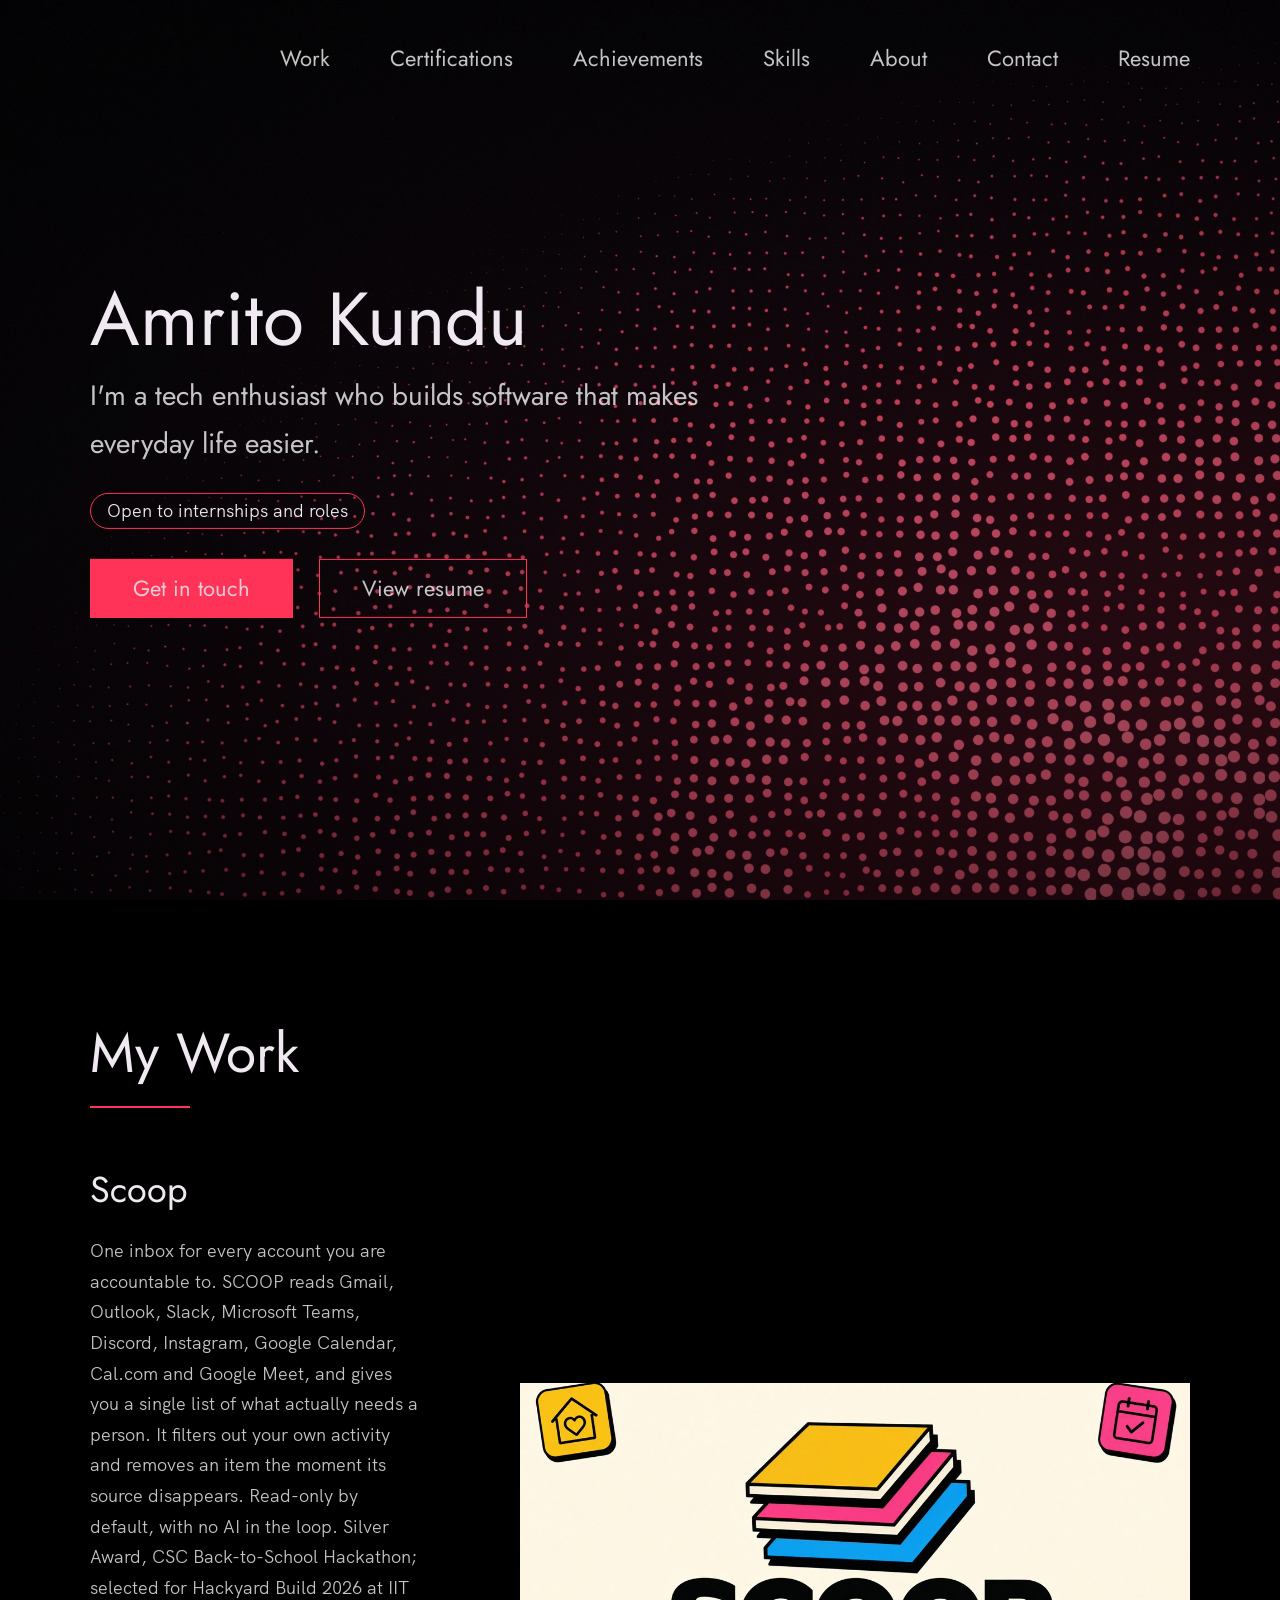
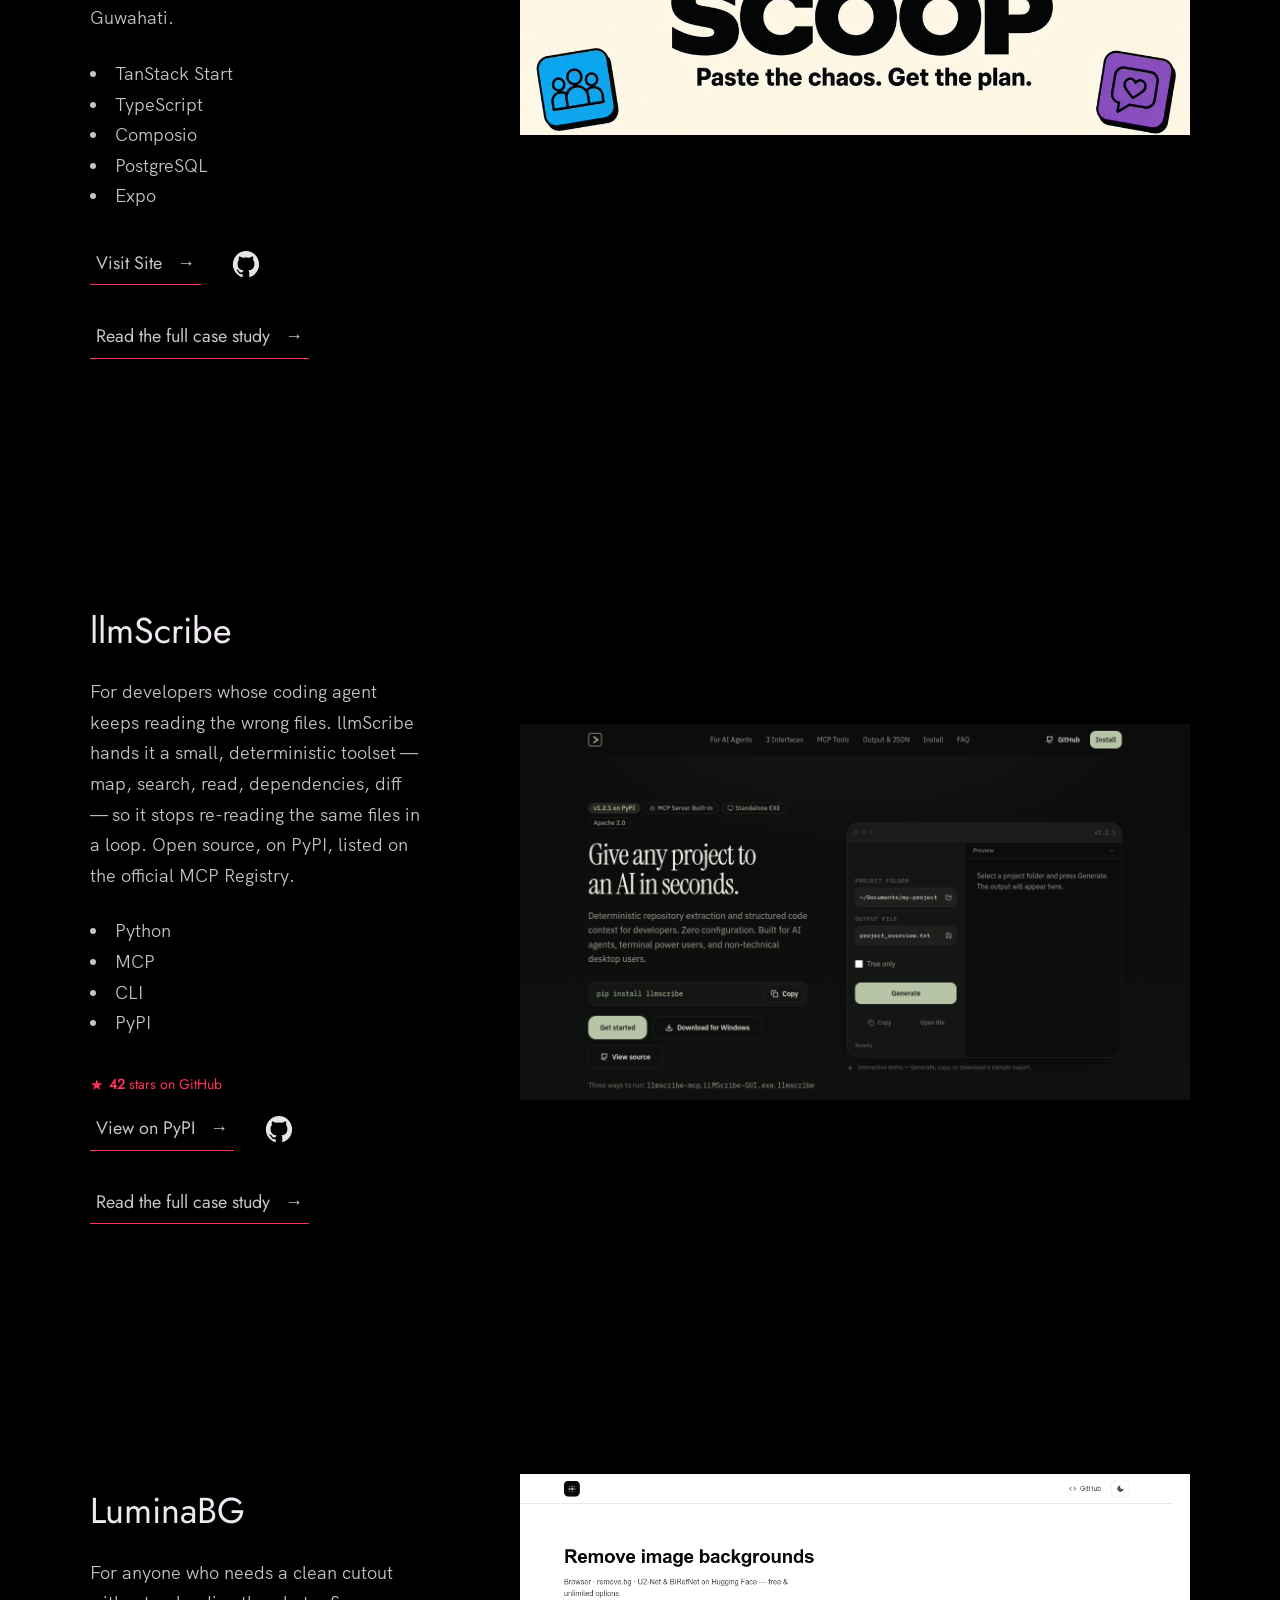
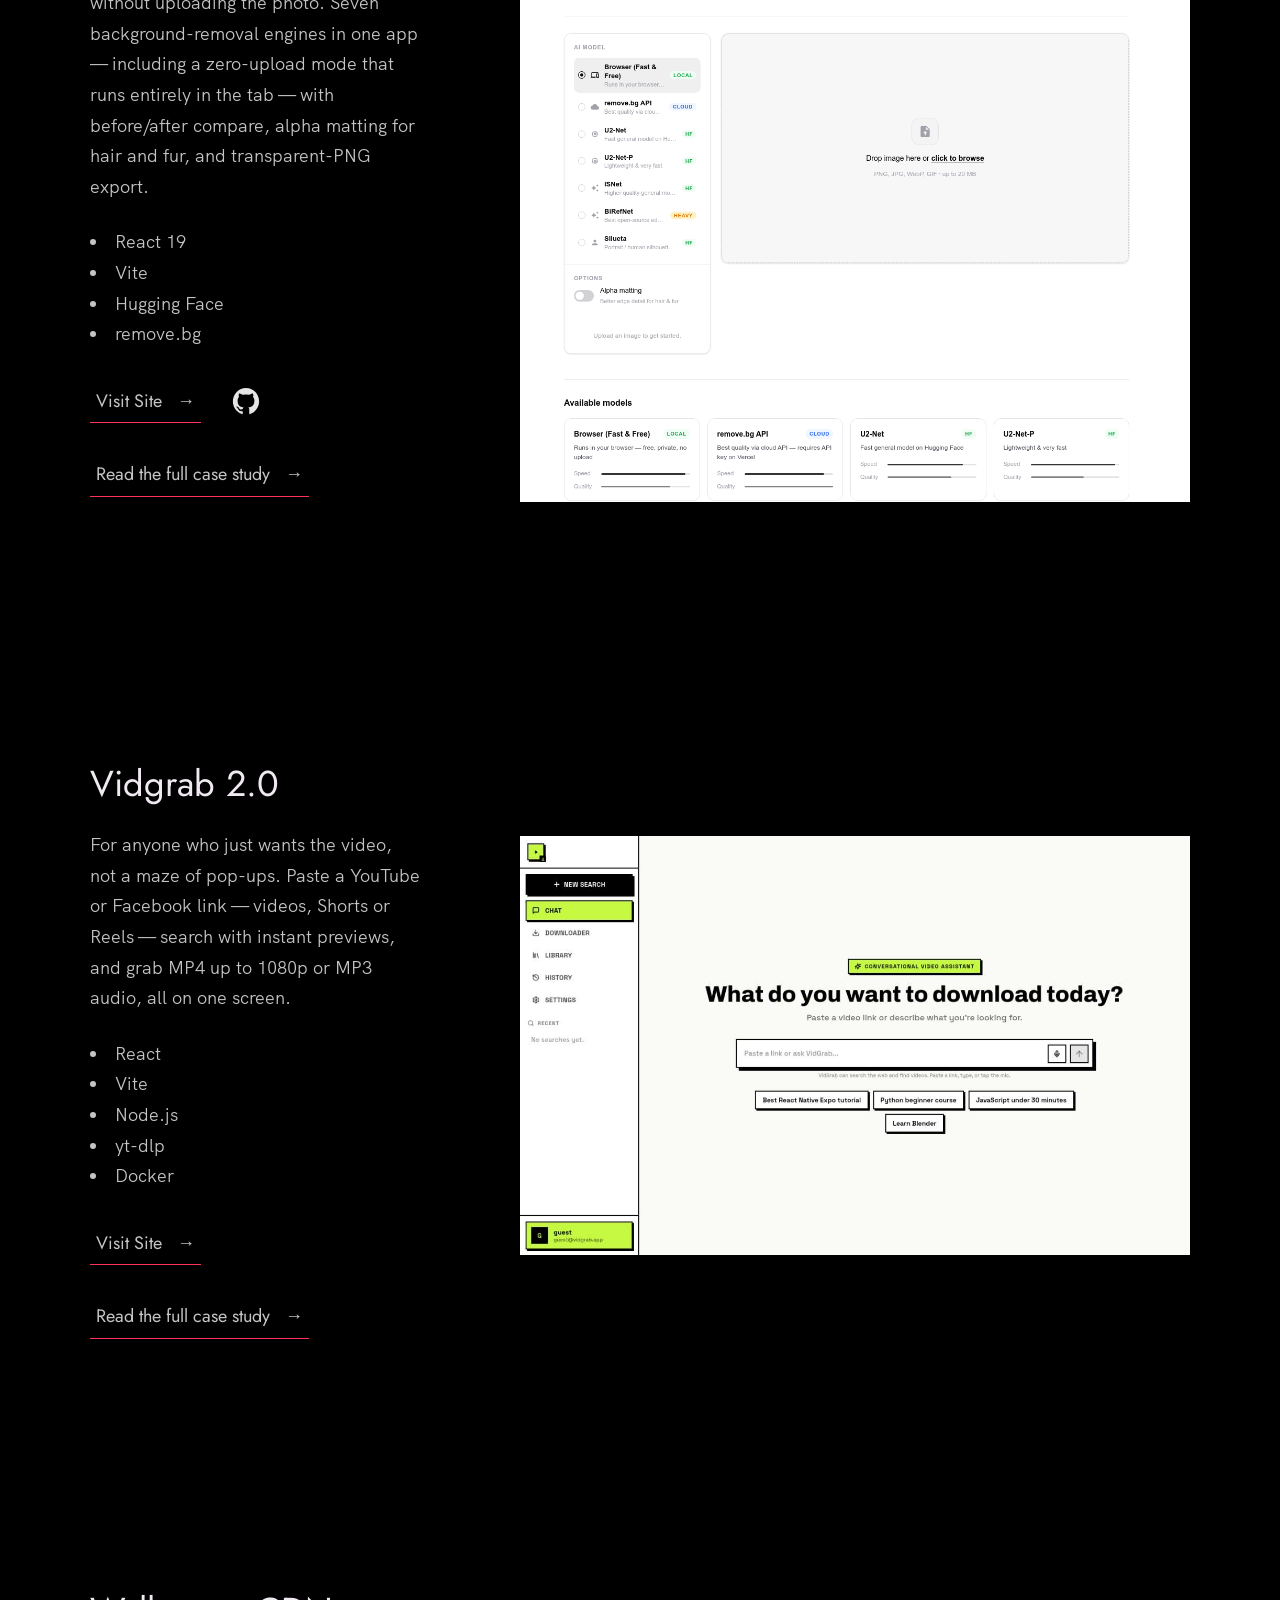
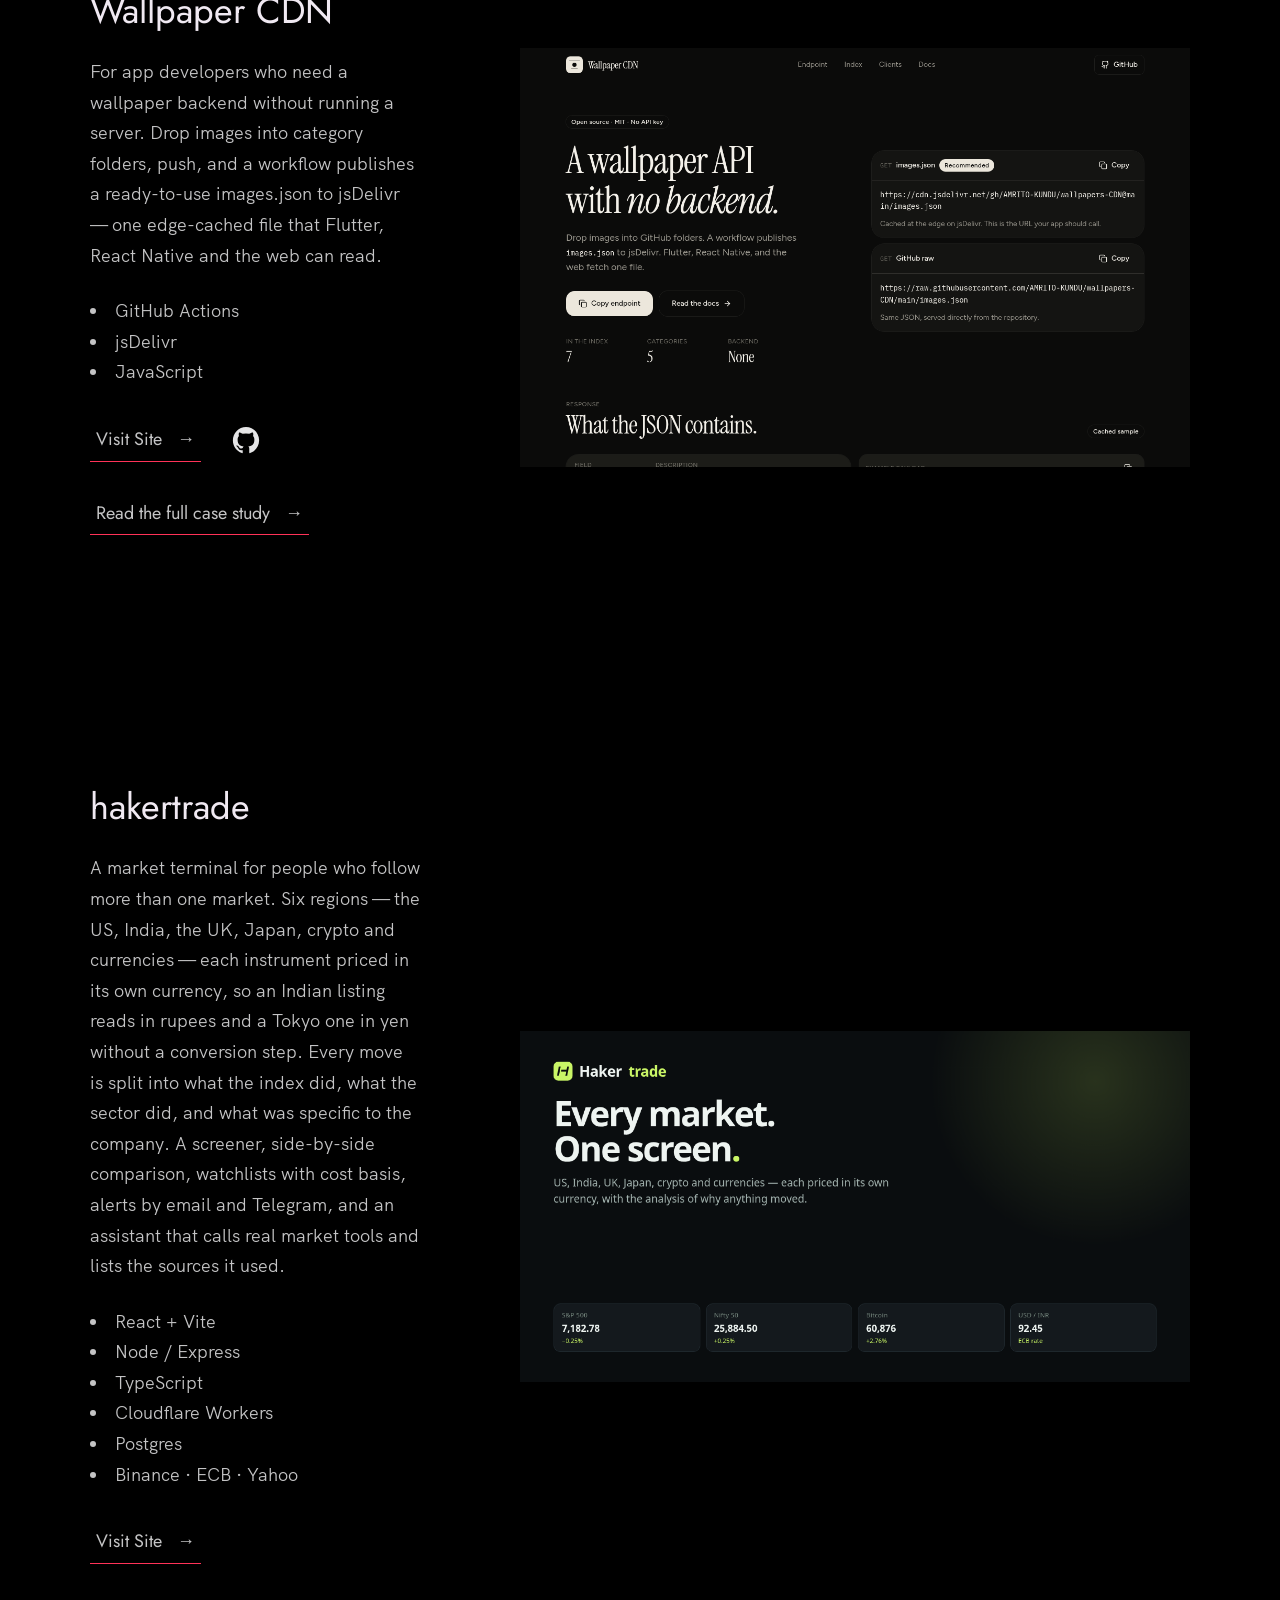
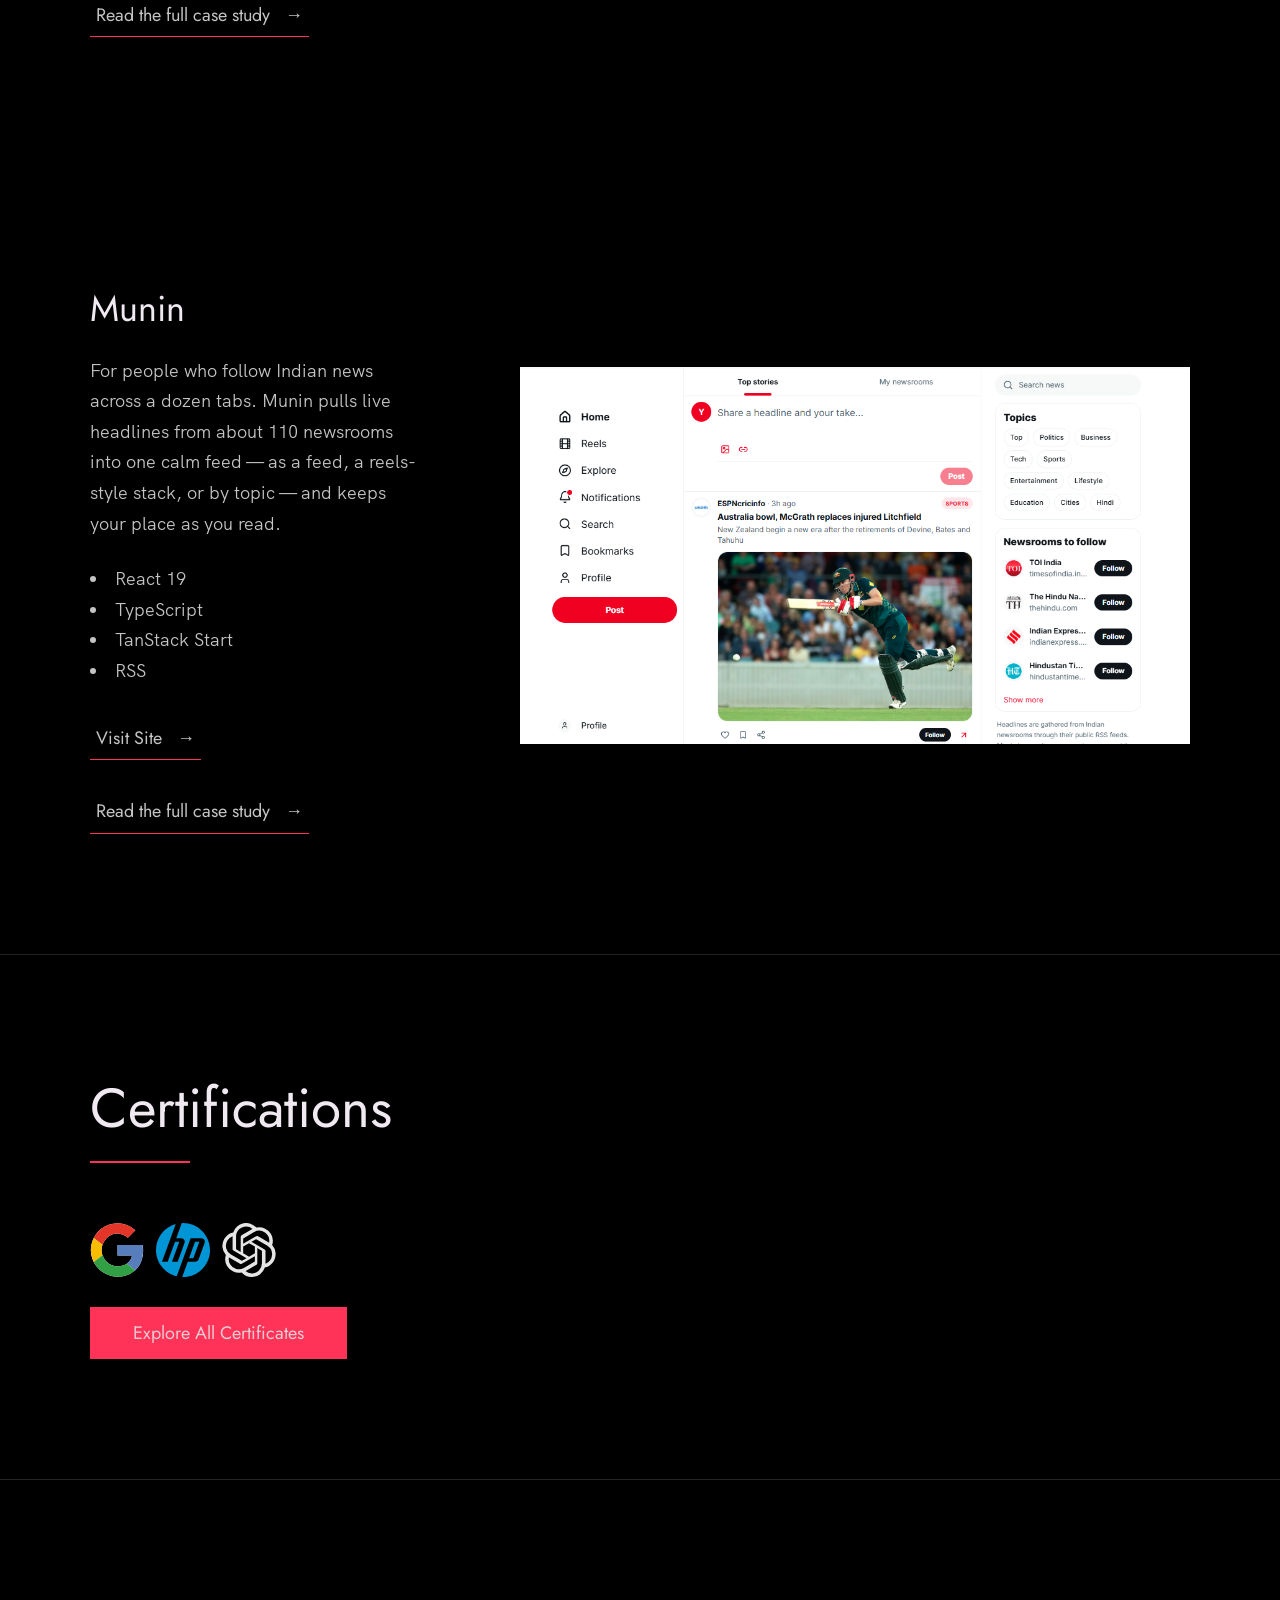
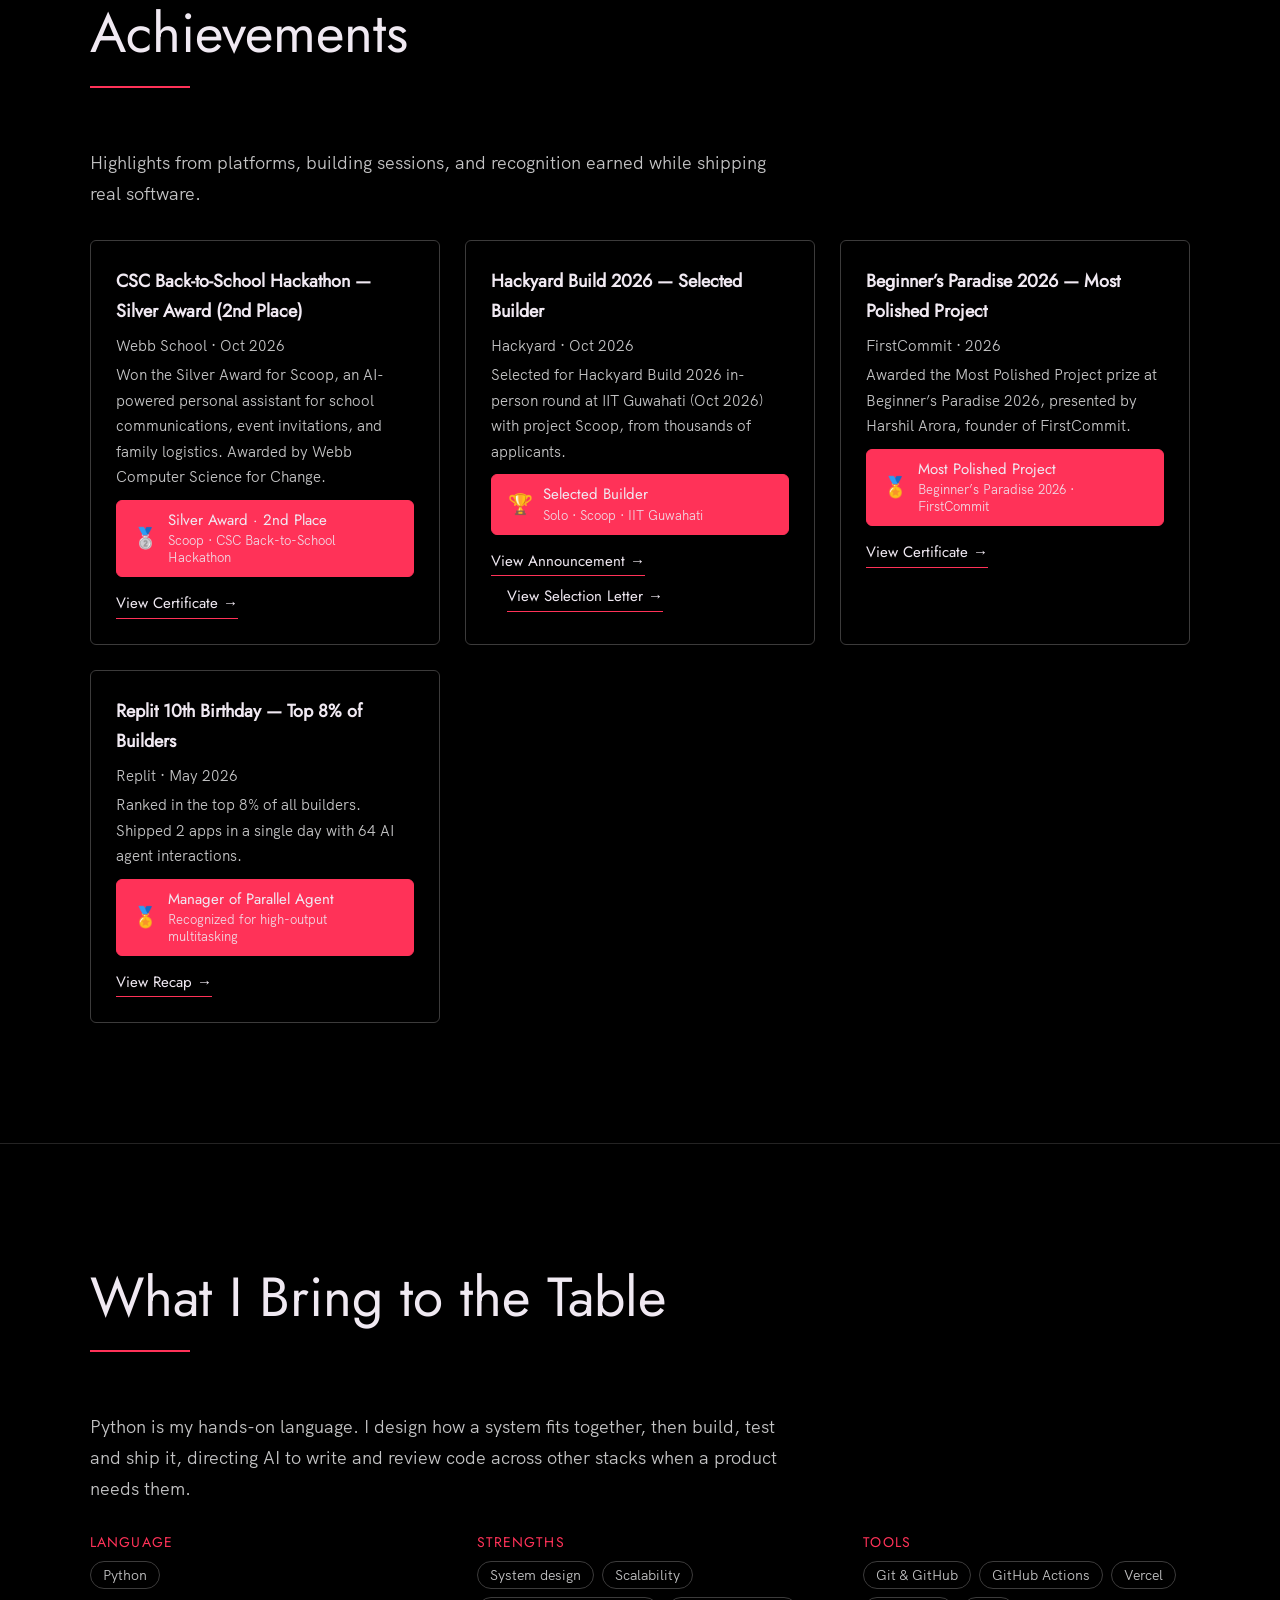
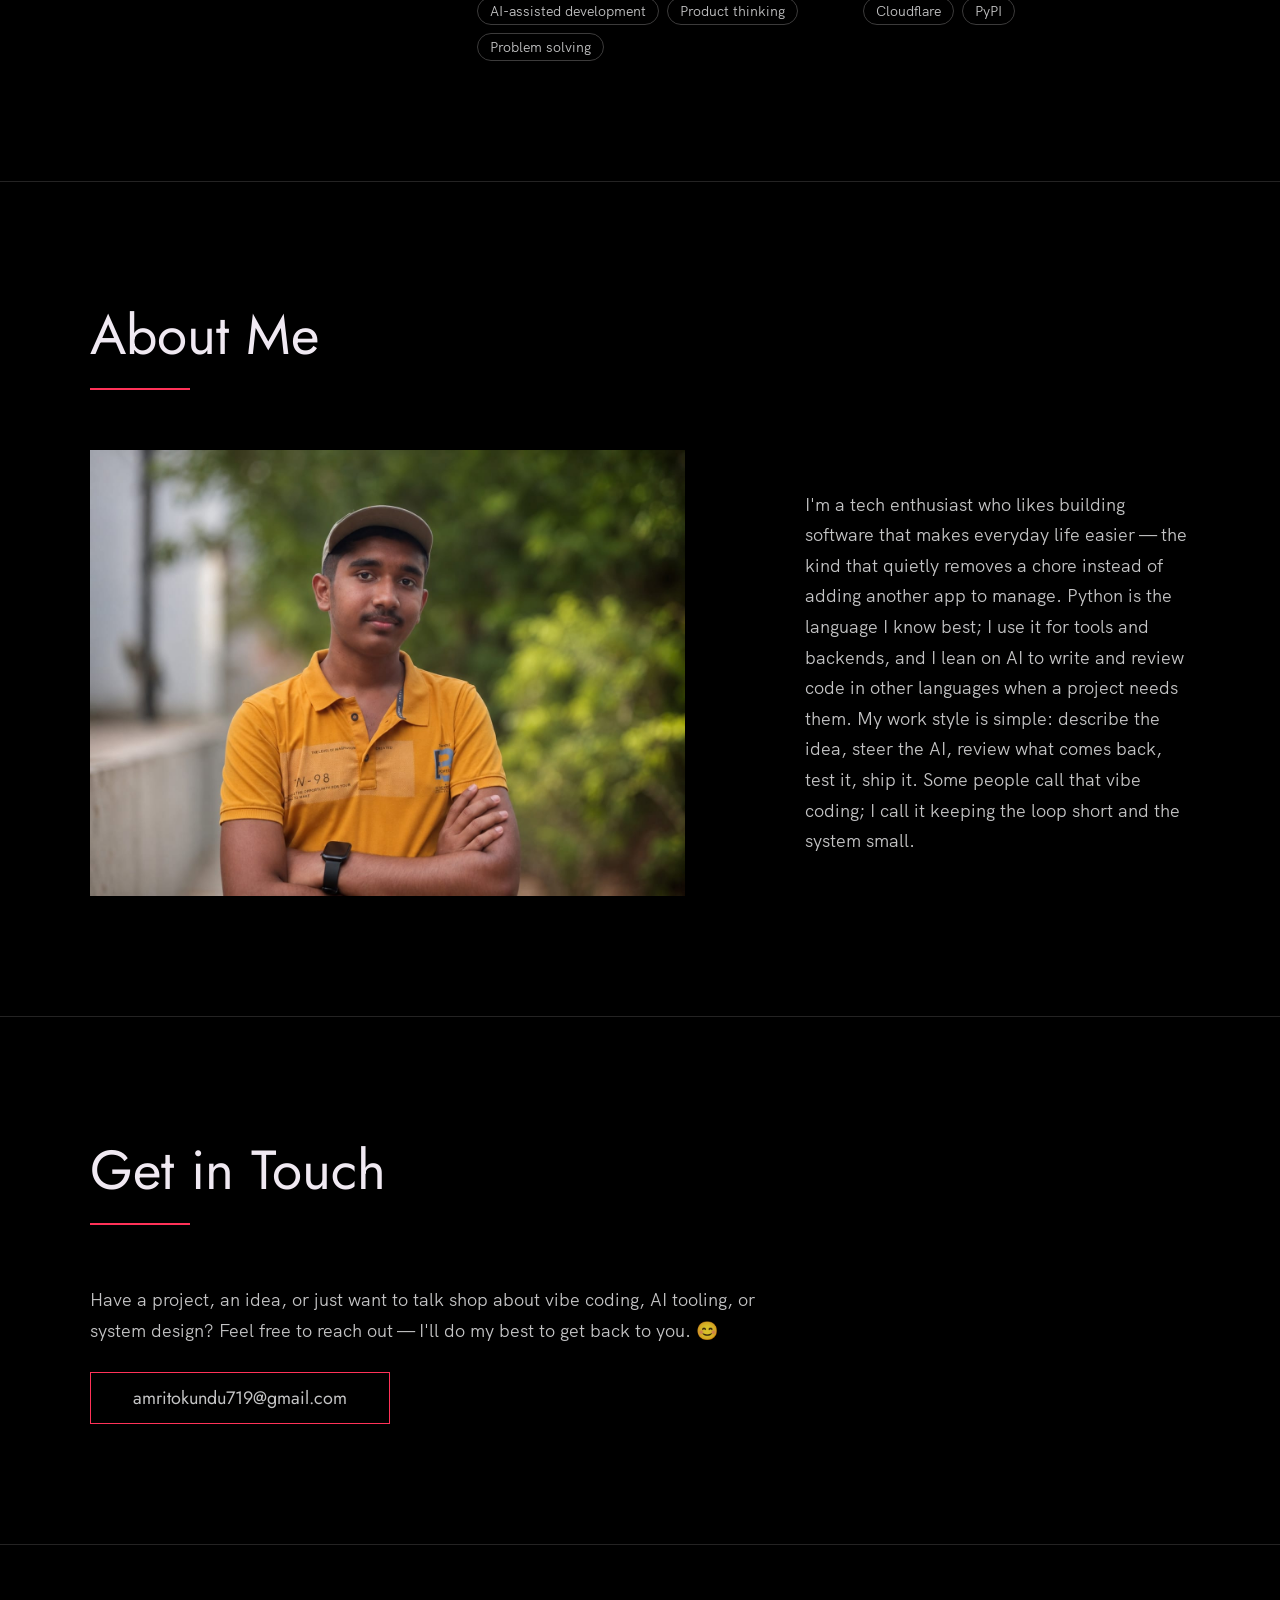
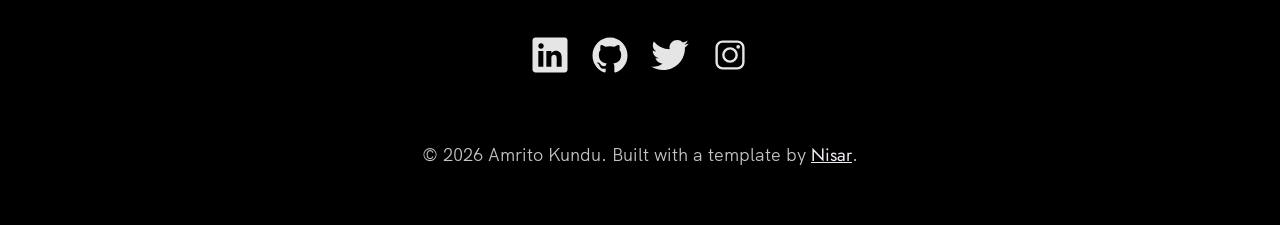
<file: web/index.html>
<!DOCTYPE html>
<html lang="en">

<head>
  <meta charset="UTF-8" />
  <meta name="viewport" content="width=device-width, initial-scale=1.0, viewport-fit=cover" />
  <link rel="shortcut icon" type="image/png" href="./assets/favicon.png" />

  <title>
    Amrito Kundu | AI Product Builder and AI-Assisted Developer
  </title>

  <meta
    name="description"
    content="Amrito Kundu is a tech enthusiast who builds software that makes everyday life easier. Python-first developer and product builder. Open to internships and roles."
  />
  <meta
    name="keywords"
    content="Amrito Kundu, AI Product Builder, AI-Assisted Development, Vibe Coding, Python, System Design, Deployment, AI Tools"
  />

  <meta name="author" content="Amrito Kundu" />
  <meta name="theme-color" content="#000000" />

  <link rel="canonical" href="https://amritokundu-portfolio.vercel.app/" />

  <!-- Open Graph -->
  <meta property="og:type" content="website" />
  <meta property="og:site_name" content="Amrito Kundu" />
  <meta property="og:title" content="Amrito Kundu | AI Product Builder and AI-Assisted Developer" />
  <meta property="og:description" content="Amrito Kundu is a tech enthusiast who builds software that makes everyday life easier. Python-first developer and product builder. Open to internships and roles." />
  <meta property="og:url" content="https://amritokundu-portfolio.vercel.app/" />
  <meta property="og:image" content="https://amritokundu-portfolio.vercel.app/assets/og-image.png?v=3" />
  <meta property="og:image:type" content="image/png" />
  <meta property="og:image:width" content="1200" />
  <meta property="og:image:height" content="630" />
  <meta property="og:image:alt" content="Amrito Kundu - AI product builder and Python developer" />

  <!-- Twitter -->
  <meta name="twitter:card" content="summary_large_image" />
  <meta name="twitter:title" content="Amrito Kundu | AI Product Builder and AI-Assisted Developer" />
  <meta name="twitter:description" content="Amrito Kundu is a tech enthusiast who builds software that makes everyday life easier. Python-first developer and product builder. Open to internships and roles." />
  <meta name="twitter:image" content="https://amritokundu-portfolio.vercel.app/assets/og-image.png?v=3" />
  <meta name="twitter:creator" content="@amritokundu719" />

  <!-- Structured data -->
  <script type="application/ld+json">
  {
    "@context": "https://schema.org",
    "@type": "Person",
    "name": "Amrito Kundu",
    "url": "https://amritokundu-portfolio.vercel.app/",
    "jobTitle": "AI Product Builder",
    "seeks": "Internships and roles",
    "description": "AI product builder and AI-assisted developer building and shipping AI-powered products, primarily in Python.",
    "email": "mailto:amritokundu719@gmail.com",
    "sameAs": [
      "https://www.linkedin.com/in/amrito-kundu",
      "https://github.com/AMRITO-KUNDU",
      "https://x.com/amritokundu719",
      "https://www.instagram.com/amritokundu719/"
    ],
    "knowsAbout": ["Python", "AI-assisted development", "System design", "Deployment", "AI engineering"]
  }
  </script>

  <link rel="stylesheet" href="index.css" />
</head>

<body>

  <!-- ***** Header ***** -->

  <header class="header" role="banner" id="top">
    <div class="row">
      <nav class="nav" role="navigation">
        <ul class="nav__items">
          <li class="nav__item">
            <a href="#work" class="nav__link">Work</a>
          </li>
          <li class="nav__item">
            <a href="#certifications" class="nav__link">Certifications</a>
          </li>
          <li class="nav__item">
            <a href="#achievements" class="nav__link">Achievements</a>
          </li>
          <li class="nav__item">
            <a href="#skills" class="nav__link">Skills</a>
          </li>
          <li class="nav__item">
            <a href="#about" class="nav__link">About</a>
          </li>
          <li class="nav__item">
            <a href="#contact" class="nav__link">Contact</a>
          </li>
          <li class="nav__item">
            <a href="./assets/Resume.pdf?v=9" class="nav__link" target="_blank" rel="noopener noreferrer">Resume</a>
          </li>
        </ul>
      </nav>
    </div>

    <div class="header__text-box row">
      <div class="header__text">
        <h1 class="heading-primary">
          <span>Amrito Kundu</span>
        </h1>

        <p>
          I'm a tech enthusiast who builds software that makes everyday life easier.
        </p>

        <p class="hero__availability">Open to internships and roles</p>

        <a href="#contact" class="btn btn--pink">Get in touch</a>
        <a href="./assets/Resume.pdf?v=9" class="btn resume-btn" target="_blank" rel="noopener noreferrer">View resume</a>
      </div>
    </div>
  </header>

  <main role="main">

    <!-- ***** Work ***** -->

    <section class="work" id="work">
      <div class="row">
        <h2>My Work</h2>

        <div class="work__boxes">

          <!-- Scoop -->

          <div class="work__box">
            <div class="work__text">
              <h3>Scoop</h3>

              <p>
                One inbox for every account you are accountable to. SCOOP reads Gmail, Outlook, Slack, Microsoft Teams, Discord, Instagram, Google Calendar, Cal.com and Google Meet, and gives you a single list of what actually needs a person. It filters out your own activity and removes an item the moment its source disappears. Read-only by default, with no AI in the loop. Silver Award, CSC Back-to-School Hackathon; selected for Hackyard Build 2026 at IIT Guwahati.
              </p>

              <ul class="work__list">
                <li>TanStack Start</li>
                <li>TypeScript</li>
                <li>Composio</li>
                <li>PostgreSQL</li>
                <li>Expo</li>
              </ul>

              <div class="work__links">
                <a
                  href="https://scoopfamily.xyz/"
                  target="_blank"
                  rel="noopener noreferrer"
                  class="link__text"
                >
                  Visit Site <span>&rarr;</span>
                </a>

                <a
                  href="https://github.com/AMRITO-KUNDU/Scoop"
                  title="View Source Code"
                  target="_blank"
                  rel="noopener noreferrer"
                >
                  <img
                    src="./assets/github.svg"
                    class="work__code"
                    alt="GitHub"
                  />
                </a>
              </div>
              <a
                href="./work/scoop.html"
                class="link__text work__casestudy"
              >
                Read the full case study <span>&rarr;</span>
              </a>
            </div>

            <div class="work__image-box">
              <img
                src="./assets/project-1.jpg"
                class="work__image"
                alt="Scoop"
              />
            </div>
          </div>


          <!-- llmScribe -->

          <div class="work__box">
            <div class="work__text">
              <h3>llmScribe</h3>

              <p>
                For developers whose coding agent keeps reading the wrong files. llmScribe hands it a small, deterministic toolset &mdash; map, search, read, dependencies, diff &mdash; so it stops re-reading the same files in a loop. Open source, on PyPI, listed on the official MCP Registry.
              </p>

              <ul class="work__list">
                <li>Python</li>
                <li>MCP</li>
                <li>CLI</li>
                <li>PyPI</li>
              </ul>

              <p class="gh-stars" data-repo="AMRITO-KUNDU/llmscribe" data-fallback="42">
                <span class="gh-stars__icon" aria-hidden="true">★</span>
                <span><span class="gh-stars__count">42</span> stars on GitHub</span>
              </p>

              <div class="work__links">
                <a
                  href="https://pypi.org/project/llmscribe/"
                  target="_blank"
                  rel="noopener noreferrer"
                  class="link__text"
                >
                  View on PyPI <span>&rarr;</span>
                </a>

                <a
                  href="https://github.com/AMRITO-KUNDU/llmscribe"
                  title="View Source Code"
                  target="_blank"
                  rel="noopener noreferrer"
                >
                  <img
                    src="./assets/github.svg"
                    class="work__code"
                    alt="GitHub"
                  />
                </a>
              </div>
              <a
                href="./work/llmscribe.html"
                class="link__text work__casestudy"
              >
                Read the full case study <span>&rarr;</span>
              </a>
            </div>

            <div class="work__image-box">
              <img
                src="./assets/project-2.png"
                class="work__image"
                alt="llmScribe"
              />
            </div>
          </div>


          <!-- LuminaBG -->

          <div class="work__box">
            <div class="work__text">
              <h3>LuminaBG</h3>

              <p>
                For anyone who needs a clean cutout without uploading the photo. Seven background-removal engines in one app &mdash; including a zero-upload mode that runs entirely in the tab &mdash; with before/after compare, alpha matting for hair and fur, and transparent-PNG export.
              </p>

              <ul class="work__list">
                <li>React 19</li>
                <li>Vite</li>
                <li>Hugging Face</li>
                <li>remove.bg</li>
              </ul>

              <div class="work__links">
                <a
                  href="https://image-background-remover-lake.vercel.app/"
                  target="_blank"
                  rel="noopener noreferrer"
                  class="link__text"
                >
                  Visit Site <span>&rarr;</span>
                </a>

                <a
                  href="https://github.com/AMRITO-KUNDU/Image-Background-Remover"
                  title="View Source Code"
                  target="_blank"
                  rel="noopener noreferrer"
                >
                  <img
                    src="./assets/github.svg"
                    class="work__code"
                    alt="GitHub"
                  />
                </a>
              </div>
              <a
                href="./work/luminabg.html"
                class="link__text work__casestudy"
              >
                Read the full case study <span>&rarr;</span>
              </a>
            </div>

            <div class="work__image-box">
              <img
                src="./assets/project-3.png"
                class="work__image"
                alt="LuminaBG"
              />
            </div>
          </div>


          <!-- Vidgrab 2.0-->

          <div class="work__box">
            <div class="work__text">
              <h3>Vidgrab 2.0</h3>

              <p>
                For anyone who just wants the video, not a maze of pop-ups. Paste a YouTube or Facebook link &mdash; videos, Shorts or Reels &mdash; search with instant previews, and grab MP4 up to 1080p or MP3 audio, all on one screen.
              </p>

              <ul class="work__list">
                <li>React</li>
                <li>Vite</li>
                <li>Node.js</li>
                <li>yt-dlp</li>
                <li>Docker</li>
              </ul>

                   <div class="work__links">
                <a
                  href="https://video-downloader-1gn1.onrender.com/"
                  target="_blank"
                  rel="noopener noreferrer"
                  class="link__text"
                >
                  Visit Site <span>&rarr;</span>
                </a>
              </div>
              <a
                href="./work/vidgrab.html"
                class="link__text work__casestudy"
              >
                Read the full case study <span>&rarr;</span>
              </a>
          </div>
          
          <div class="work__image-box">
              <img
                src="./assets/project-4.jpg"
                class="work__image"
                alt="Vidgrab 2.0"
              />
            </div>
          </div>
          


          <!-- Wallpaper CDN -->

          <div class="work__box">
            <div class="work__text">
              <h3>Wallpaper CDN</h3>

              <p>
                For app developers who need a wallpaper backend without running a server. Drop images into category folders, push, and a workflow publishes a ready-to-use images.json to jsDelivr &mdash; one edge-cached file that Flutter, React Native and the web can read.
              </p>

              <ul class="work__list">
                <li>GitHub Actions</li>
                <li>jsDelivr</li>
                <li>JavaScript</li>
              </ul>

              <div class="work__links">
                <a
                  href="https://walpapercdn.vercel.app/"
                  target="_blank"
                  rel="noopener noreferrer"
                  class="link__text"
                >
                  Visit Site <span>&rarr;</span>
                </a>

                <a
                  href="https://github.com/AMRITO-KUNDU/wallpapers-CDN"
                  title="View Source Code"
                  target="_blank"
                  rel="noopener noreferrer"
                >
                  <img
                    src="./assets/github.svg"
                    class="work__code"
                    alt="GitHub"
                  />
                </a>
              </div>
              <a
                href="./work/wallpaper-cdn.html"
                class="link__text work__casestudy"
              >
                Read the full case study <span>&rarr;</span>
              </a>
            </div>

            <div class="work__image-box">
              <img
                src="./assets/project-5.png?v=2"
                class="work__image"
                alt="Wallpaper CDN"
              />
            </div>
          </div>



          <!-- hakertrade -->

          <div class="work__box">
            <div class="work__text">
              <h3>hakertrade</h3>

              <p>
                A market terminal for people who follow more than one market. Six regions
                &mdash; the US, India, the UK, Japan, crypto and currencies &mdash; each
                instrument priced in its own currency, so an Indian listing reads in rupees
                and a Tokyo one in yen without a conversion step. Every move is split into
                what the index did, what the sector did, and what was specific to the
                company. A screener, side-by-side comparison, watchlists with cost basis,
                alerts by email and Telegram, and an assistant that calls real market tools
                and lists the sources it used.
              </p>

              <ul class="work__list">
                <li>React + Vite</li>
                <li>Node / Express</li>
                <li>TypeScript</li>
                <li>Cloudflare Workers</li>
                <li>Postgres</li>
                <li>Binance · ECB · Yahoo</li>
              </ul>

              <div class="work__links">
                <a
                  href="https://hakertrade.xyz"
                  target="_blank"
                  rel="noopener noreferrer"
                  class="link__text"
                >
                  Visit Site <span>&rarr;</span>
                </a>
              </div>
              <a
                href="./work/hakertrade.html"
                class="link__text work__casestudy"
              >
                Read the full case study <span>&rarr;</span>
              </a>
            </div>

            <div class="work__image-box">
              <img
                src="./assets/project-8.png?v=2"
                class="work__image"
                alt="hakertrade market terminal"
              />
            </div>
          </div>

          <!-- Munin -->

          <div class="work__box">
            <div class="work__text">
              <h3>Munin</h3>

              <p>
                For people who follow Indian news across a dozen tabs. Munin pulls live headlines from about 110 newsrooms into one calm feed &mdash; as a feed, a reels-style stack, or by topic &mdash; and keeps your place as you read.
              </p>

              <ul class="work__list">
                <li>React 19</li>
                <li>TypeScript</li>
                <li>TanStack Start</li>
                <li>RSS</li>
              </ul>

              <div class="work__links">
                <a
                  href="https://muninnews.vercel.app"
                  target="_blank"
                  rel="noopener noreferrer"
                  class="link__text"
                >
                  Visit Site <span>&rarr;</span>
                </a>
              </div>
              <a
                href="./work/munin.html"
                class="link__text work__casestudy"
              >
                Read the full case study <span>&rarr;</span>
              </a>
            </div>

            <div class="work__image-box">
              <img
                src="./assets/project-6.png"
                class="work__image"
                alt="Munin"
              />
            </div>
          </div>

        </div>
      </div>
    </section>


    <!-- ***** Certifications ***** -->

    <section class="client" id="certifications">
      <div class="row">
        <h2>Certifications</h2>

        <div class="client__logos">

          <a
            href="certificates.html#google"
            target="_blank"
            class="client__logo"
          >
            <img
              src="./assets/google.svg"
              class="cert-logo"
              alt="Google Certifications"
              width="54"
              height="54"
            />
          </a>

          <a
            href="certificates.html#hp-life"
            target="_blank"
            class="client__logo"
          >
            <img
              src="./assets/hp.svg"
              class="cert-logo"
              alt="HP LIFE Certifications"
              width="54"
              height="54"
            />
          </a>

          <a
            href="certificates.html#openai"
            target="_blank"
            class="client__logo"
          >
            <img
              src="./assets/openai.svg"
              class="cert-logo"
              alt="OpenAI Certifications"
              width="54"
              height="54"
            />
          </a>

        </div>

        <a
          href="certificates.html"
          target="_blank"
          class="btn btn--pink cert-explore-btn"
        >
          Explore All Certificates
        </a>
      </div>
    </section>


    <!-- ***** Achievements ***** -->

    <section class="client" id="achievements">
      <div class="row">
        <h2>Achievements</h2>

        <p class="ach-intro">
          Highlights from platforms, building sessions, and recognition earned
          while shipping real software.
        </p>

        <!--
          Achievement list — same pattern as certificates.html
          To add a new achievement, copy one <li class="cert-card"> block.
        -->
        <ul class="cert-list ach-list">

          <li class="cert-card">
            <h4>CSC Back-to-School Hackathon — Silver Award (2nd Place)</h4>
            <p>Webb School · Oct 2026</p>
            <p>
              Won the Silver Award for Scoop, an AI-powered personal assistant for
              school communications, event invitations, and family logistics.
              Awarded by Webb Computer Science for Change.
            </p>
            <div class="ach-badge ach-badge--inline">
              <span class="ach-badge__icon">🥈</span>
              <span class="ach-badge__text">
                <span class="ach-badge__title">Silver Award · 2nd Place</span>
                <span class="ach-badge__sub">Scoop · CSC Back-to-School Hackathon</span>
              </span>
            </div>
            <a
              href="./assets/certificates/Amrito-Kundu-Silver-Award.pdf"
              target="_blank"
              rel="noopener noreferrer"
            >
              View Certificate &rarr;
            </a>
          </li>

          <li class="cert-card">
            <h4>Hackyard Build 2026 — Selected Builder</h4>
            <p>Hackyard · Oct 2026</p>
            <p>
              Selected for Hackyard Build 2026 in-person round at IIT Guwahati (Oct 2026) with project Scoop, from thousands of applicants.
            </p>
            <div class="ach-badge ach-badge--inline">
              <span class="ach-badge__icon">🏆</span>
              <span class="ach-badge__text">
                <span class="ach-badge__title">Selected Builder</span>
                <span class="ach-badge__sub">Solo · Scoop · IIT Guwahati</span>
              </span>
            </div>
            <a
              href="https://x.com/amritokundu719/status/2108426721032872138"
              target="_blank"
              rel="noopener noreferrer"
            >
              View Announcement &rarr;
            </a>

            <a
              href="./assets/hackyard%20selection.pdf"
              target="_blank"
              rel="noopener noreferrer"
            >
              View Selection Letter &rarr;
            </a>
          </li>

          <li class="cert-card">
            <h4>Beginner&rsquo;s Paradise 2026 &mdash; Most Polished Project</h4>
            <p>FirstCommit &middot; 2026</p>
            <p>
              Awarded the Most Polished Project prize at Beginner&rsquo;s Paradise 2026,
              presented by Harshil Arora, founder of FirstCommit.
            </p>
            <div class="ach-badge ach-badge--inline">
              <span class="ach-badge__icon">&#127941;</span>
              <span class="ach-badge__text">
                <span class="ach-badge__title">Most Polished Project</span>
                <span class="ach-badge__sub">Beginner&rsquo;s Paradise 2026 &middot; FirstCommit</span>
              </span>
            </div>
            <a
              href="./assets/certificates/Most-Polished-Project-2026.pdf"
              target="_blank"
              rel="noopener noreferrer"
            >
              View Certificate &rarr;
            </a>
          </li>
          <li class="cert-card">
            <h4>Replit 10th Birthday — Top 8% of Builders</h4>
            <p>Replit · May 2026</p>
            <p>
              Ranked in the top 8% of all builders. Shipped 2 apps in a single day
              with 64 AI agent interactions.
            </p>
            <div class="ach-badge ach-badge--inline">
              <span class="ach-badge__icon">🏅</span>
              <span class="ach-badge__text">
                <span class="ach-badge__title">Manager of Parallel Agent</span>
                <span class="ach-badge__sub">Recognized for high-output multitasking</span>
              </span>
            </div>
            <a
              href="./assets/certificates/Gmail - Your Replit Birthday Recap.PDF.pdf"
              target="_blank"
              rel="noopener noreferrer"
            >
              View Recap &rarr;
            </a>
          </li>

        </ul>

      </div>
    </section>


    <!-- ***** Skills ***** -->

    <section class="client" id="skills">
      <div class="row">
        <h2>What I Bring to the Table</h2>

        <p class="ach-intro">
          Python is my hands-on language. I design how a system fits together, then build,
          test and ship it, directing AI to write and review code across other stacks when
          a product needs them.
        </p>

        <div class="skills">

          <div class="skills__group">
            <h3 class="skills__title">Language</h3>
            <ul class="skills__list">
              <li>Python</li>
            </ul>
          </div>

          <div class="skills__group">
            <h3 class="skills__title">Strengths</h3>
            <ul class="skills__list">
              <li>System design</li>
              <li>Scalability</li>
              <li>AI-assisted development</li>
              <li>Product thinking</li>
              <li>Problem solving</li>
            </ul>
          </div>

          <div class="skills__group">
            <h3 class="skills__title">Tools</h3>
            <ul class="skills__list">
              <li>Git &amp; GitHub</li>
              <li>GitHub Actions</li>
              <li>Vercel</li>
              <li>Cloudflare</li>
              <li>PyPI</li>
            </ul>
          </div>

        </div>
      </div>
    </section>


    <!-- ***** About ***** -->

    <section class="about" id="about">
      <div class="row">
        <h2>About Me</h2>

        <div class="about__content">
          <div class="about__photo-container">
            <img
              src="./assets/personal.jpg"
              class="about__photo"
              alt="Amrito Kundu"
            />
          </div>

          <div class="about__text">

            <p>
              I'm a tech enthusiast who likes building software that makes everyday life easier &mdash; the kind
              that quietly removes a chore instead of adding another app to manage. Python is the
              language I know best; I use it for tools and backends, and I lean on AI to write and
              review code in other languages when a project needs them. My work style is simple:
              describe the idea, steer the AI, review what comes back, test it, ship it. Some people
              call that vibe coding; I call it keeping the loop short and the system small.
            </p>

          </div>
        </div>
      </div>
    </section>

  </main>


  <!-- ***** Contact ***** -->

  <section class="contact" id="contact">
    <div class="row">

      <h2>Get in Touch</h2>

      <div class="contact__info">

        <p>
          Have a project, an idea, or just want to talk shop about vibe
          coding, AI tooling, or system design? Feel free to reach out —
          I'll do my best to get back to you. 😊
        </p>

        <a
          href="mailto:amritokundu719@gmail.com"
          class="btn"
        >
          amritokundu719@gmail.com
        </a>

      </div>
    </div>
  </section>


  <!-- ***** Footer ***** -->

  <footer role="contentinfo" class="footer">
    <div class="row">

      <ul class="footer__social-links">

        <li class="footer__social-link-item">
          <a
            href="https://www.linkedin.com/in/amrito-kundu"
            title="Link to LinkedIn Profile"
            target="_blank"
            rel="noopener noreferrer"
          >
            <img
              src="./assets/linkedin.svg"
              class="footer__social-image"
              alt="LinkedIn"
            />
          </a>
        </li>

        <li class="footer__social-link-item">
          <a
            href="https://github.com/AMRITO-KUNDU"
            title="Link to Github Profile"
            target="_blank"
            rel="noopener noreferrer"
          >
            <img
              src="./assets/github.svg"
              class="footer__social-image"
              alt="Github"
            />
          </a>
        </li>

        <li class="footer__social-link-item">
          <a
            href="https://twitter.com/amritokundu719"
            title="Link to X Profile"
            target="_blank"
            rel="noopener noreferrer"
          >
            <img
              src="./assets/twitter.svg"
              class="footer__social-image"
              alt="X"
            />
          </a>
        </li>

        <li class="footer__social-link-item">
          <a
            href="https://www.instagram.com/amritokundu719/"
            title="Link to Instagram Profile"
            target="_blank"
            rel="noopener noreferrer"
          >
            <img
              src="./assets/instagram.svg"
              class="footer__social-image"
              alt="Instagram"
            />
          </a>
        </li>

      </ul>

      <p>
        &copy; 2026 Amrito Kundu.
        Built with a template by
        <a href="https://nisar.dev" class="link">Nisar</a>.
      </p>

    </div>
  </footer>


  <!-- ***** Back to Top ***** -->

  <a
    href="#top"
    class="back-to-top"
    title="Back to Top"
  >
    <img
      src="./assets/arrow-up.svg"
      alt="Back to Top"
      class="back-to-top__image"
    />
  </a>


  <script src="./index.js"></script>
  <script src="./stars.js"></script>

</body>

</html>
</file>
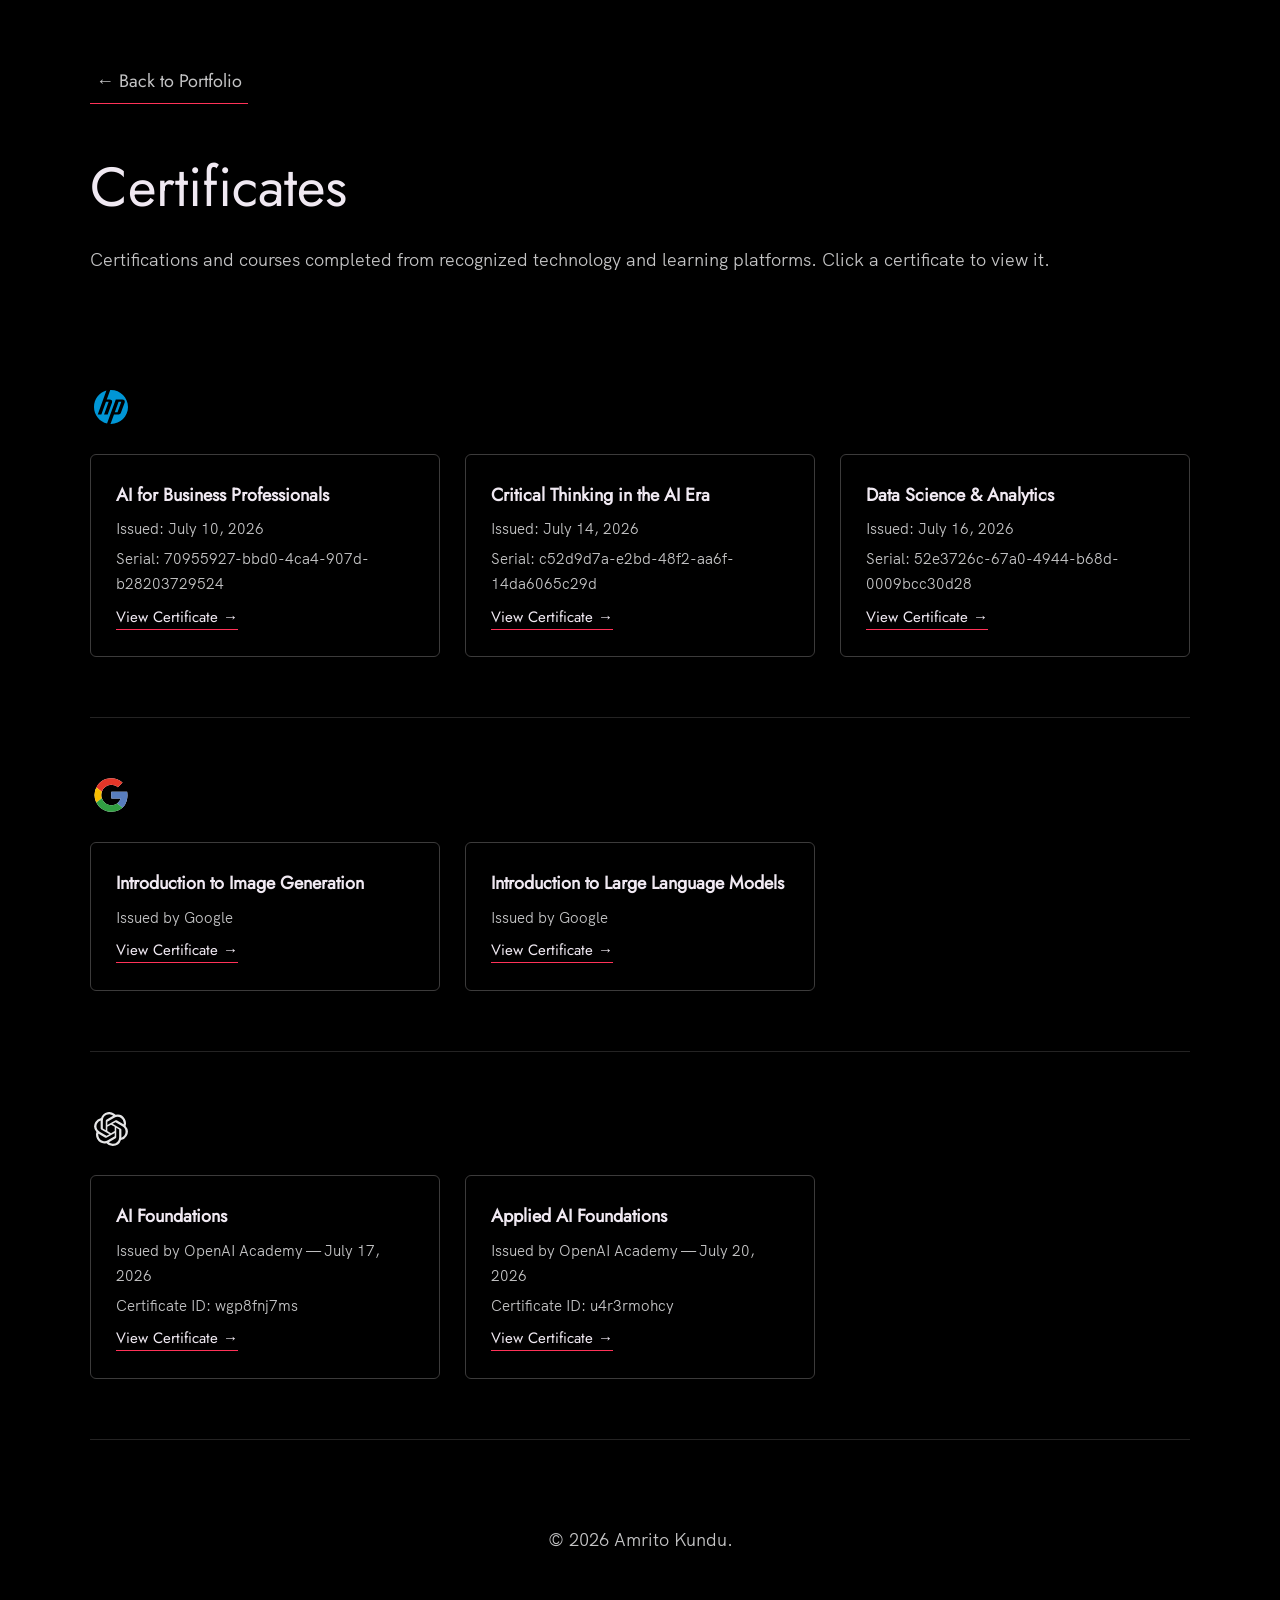
<file: web/certificates.html>
<!DOCTYPE html>
<html lang="en">

<head>
  <meta charset="UTF-8" />
  <meta name="viewport" content="width=device-width, initial-scale=1.0" />
  <link rel="shortcut icon" type="image/png" href="./assets/favicon.png" />

  <title>Certificates | Amrito Kundu</title>

  <meta
    name="description"
    content="Certifications and courses completed by Amrito Kundu across Google, HP LIFE and OpenAI Academy — with links to view each certificate."
  />
  <meta name="author" content="Amrito Kundu" />
  <meta name="theme-color" content="#000000" />

  <link rel="canonical" href="https://amritokundu-portfolio.vercel.app/certificates.html" />

  <!-- Open Graph -->
  <meta property="og:type" content="website" />
  <meta property="og:site_name" content="Amrito Kundu" />
  <meta property="og:title" content="Certificates | Amrito Kundu" />
  <meta property="og:description" content="Certifications and courses completed by Amrito Kundu across Google, HP LIFE and OpenAI Academy." />
  <meta property="og:url" content="https://amritokundu-portfolio.vercel.app/certificates.html" />
  <meta property="og:image" content="https://amritokundu-portfolio.vercel.app/assets/og-image.png?v=3" />
  <meta property="og:image:type" content="image/png" />
  <meta property="og:image:width" content="1200" />
  <meta property="og:image:height" content="630" />

  <!-- Twitter -->
  <meta name="twitter:card" content="summary_large_image" />
  <meta name="twitter:title" content="Certificates | Amrito Kundu" />
  <meta name="twitter:description" content="Certifications and courses completed by Amrito Kundu across Google, HP LIFE and OpenAI Academy." />
  <meta name="twitter:image" content="https://amritokundu-portfolio.vercel.app/assets/og-image.png?v=3" />
  <meta name="twitter:creator" content="@amritokundu719" />

  <link rel="stylesheet" href="index.css" />
</head>

<body>

  <header role="banner" id="top" style="padding: var(--gutter-normal) 0;">
    <div class="row">

      <a href="index.html" class="cert-back link__text">
        &larr; Back to Portfolio
      </a>

      <h1 style="font-size: var(--font-size-large); margin-top: var(--gutter-small);">
        Certificates
      </h1>

      <p>
        Certifications and courses completed from recognized technology and learning platforms.
        Click a certificate to view it.
      </p>

    </div>
  </header>


  <main role="main">

    <div class="row">


      <!-- =========================
           HP LIFE
      ========================== -->

      <section class="cert-brand" id="hp-life">

        <img
          src="./assets/hp.svg"
          class="cert-brand__badge"
          alt="HP LIFE"
          width="42"
          height="42"
        />

        <ul class="cert-list">

          <li class="cert-card">
            <h4>AI for Business Professionals</h4>
            <p>Issued: July 10, 2026</p>
            <p>Serial: 70955927-bbd0-4ca4-907d-b28203729524</p>

            <a
              href="./assets/certificates/HP-LIFE-AI-for-Business-Professionals.pdf"
              target="_blank"
              rel="noopener noreferrer"
            >
              View Certificate &rarr;
            </a>
          </li>


          <li class="cert-card">
            <h4>Critical Thinking in the AI Era</h4>
            <p>Issued: July 14, 2026</p>
            <p>Serial: c52d9d7a-e2bd-48f2-aa6f-14da6065c29d</p>

            <a
              href="./assets/certificates/HP-LIFE-Critical-Thinking-in-the-AI-Era.pdf"
              target="_blank"
              rel="noopener noreferrer"
            >
              View Certificate &rarr;
            </a>
          </li>


          <li class="cert-card">
            <h4>Data Science &amp; Analytics</h4>
            <p>Issued: July 16, 2026</p>
            <p>Serial: 52e3726c-67a0-4944-b68d-0009bcc30d28</p>

            <a
              href="./assets/certificates/HP-LIFE-Data-Science-and-Analytics.pdf"
              target="_blank"
              rel="noopener noreferrer"
            >
              View Certificate &rarr;
            </a>
          </li>

        </ul>
      </section>



      <!-- =========================
           GOOGLE
      ========================== -->

      <section class="cert-brand" id="google">

        <img
          src="./assets/google.svg"
          class="cert-brand__badge"
          alt="Google"
          width="42"
          height="42"
        />

        <ul class="cert-list">

          <li class="cert-card">
            <h4>Introduction to Image Generation</h4>

            <p>Issued by Google</p>

            <a
              href="./assets/certificates/Introduction%20to%20Image%20Generation.pdf"
              target="_blank"
              rel="noopener noreferrer"
            >
              View Certificate &rarr;
            </a>
          </li>


          <li class="cert-card">
            <h4>Introduction to Large Language Models</h4>

            <p>Issued by Google</p>

            <a
              href="./assets/certificates/Introduction%20to%20Large%20Language%20Models.pdf"
              target="_blank"
              rel="noopener noreferrer"
            >
              View Certificate &rarr;
            </a>
          </li>

        </ul>
      </section>



      <!-- =========================
           OPENAI ACADEMY
      ========================== -->

      <section class="cert-brand" id="openai">

        <img
          src="./assets/openai.svg"
          class="cert-brand__badge"
          alt="OpenAI"
          width="42"
          height="42"
        />

        <ul class="cert-list">

          <li class="cert-card">
            <h4>AI Foundations</h4>

            <p>Issued by OpenAI Academy — July 17, 2026</p>
            <p>Certificate ID: wgp8fnj7ms</p>

            <a
              href="./assets/certificates/OpenAI-AI-Foundations.pdf"
              target="_blank"
              rel="noopener noreferrer"
            >
              View Certificate &rarr;
            </a>
          </li>


          <li class="cert-card">
            <h4>Applied AI Foundations</h4>

            <p>Issued by OpenAI Academy — July 20, 2026</p>
            <p>Certificate ID: u4r3rmohcy</p>

            <a
              href="./assets/certificates/OpenAI-Applied-AI-Foundations.pdf"
              target="_blank"
              rel="noopener noreferrer"
            >
              View Certificate &rarr;
            </a>
          </li>

        </ul>
      </section>


    </div>
  </main>


  <footer role="contentinfo" class="footer">
    <div class="row">
      <p>&copy; 2026 Amrito Kundu.</p>
    </div>
  </footer>

</body>

  </html>
</file>
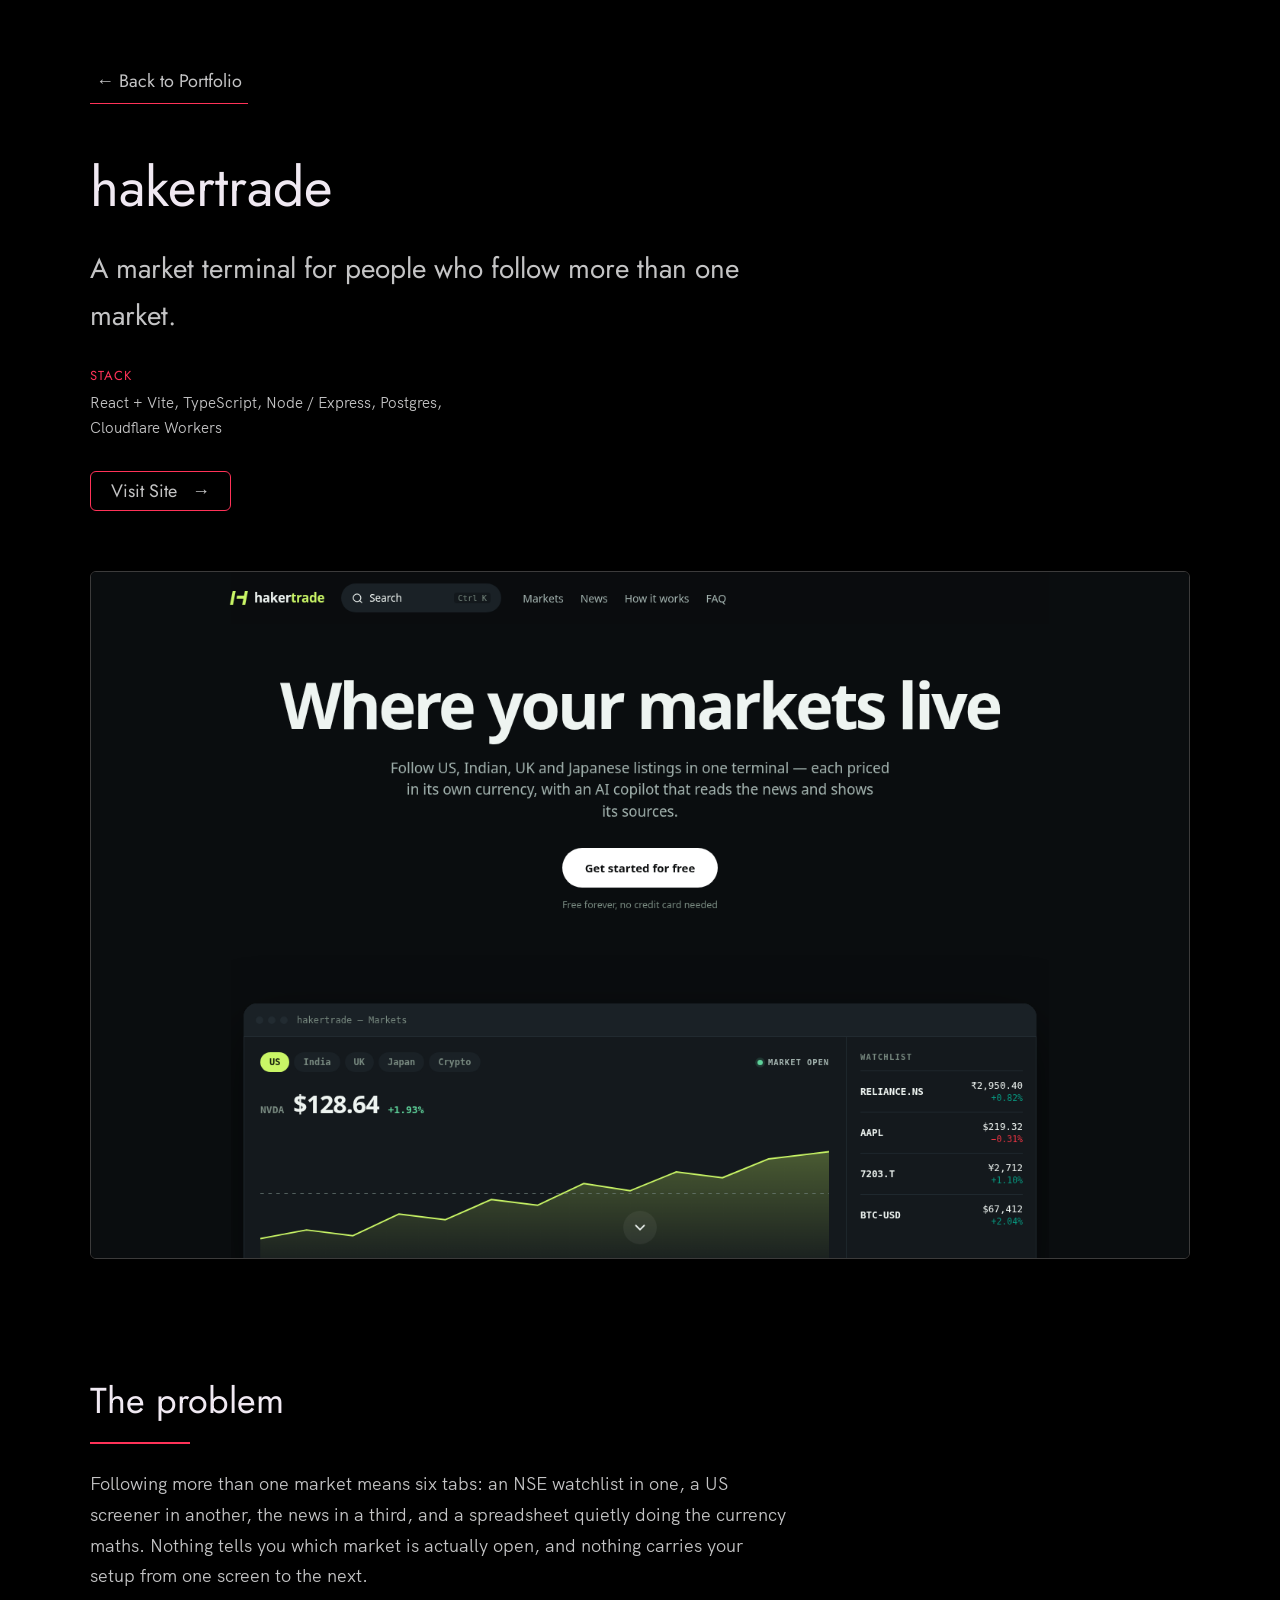
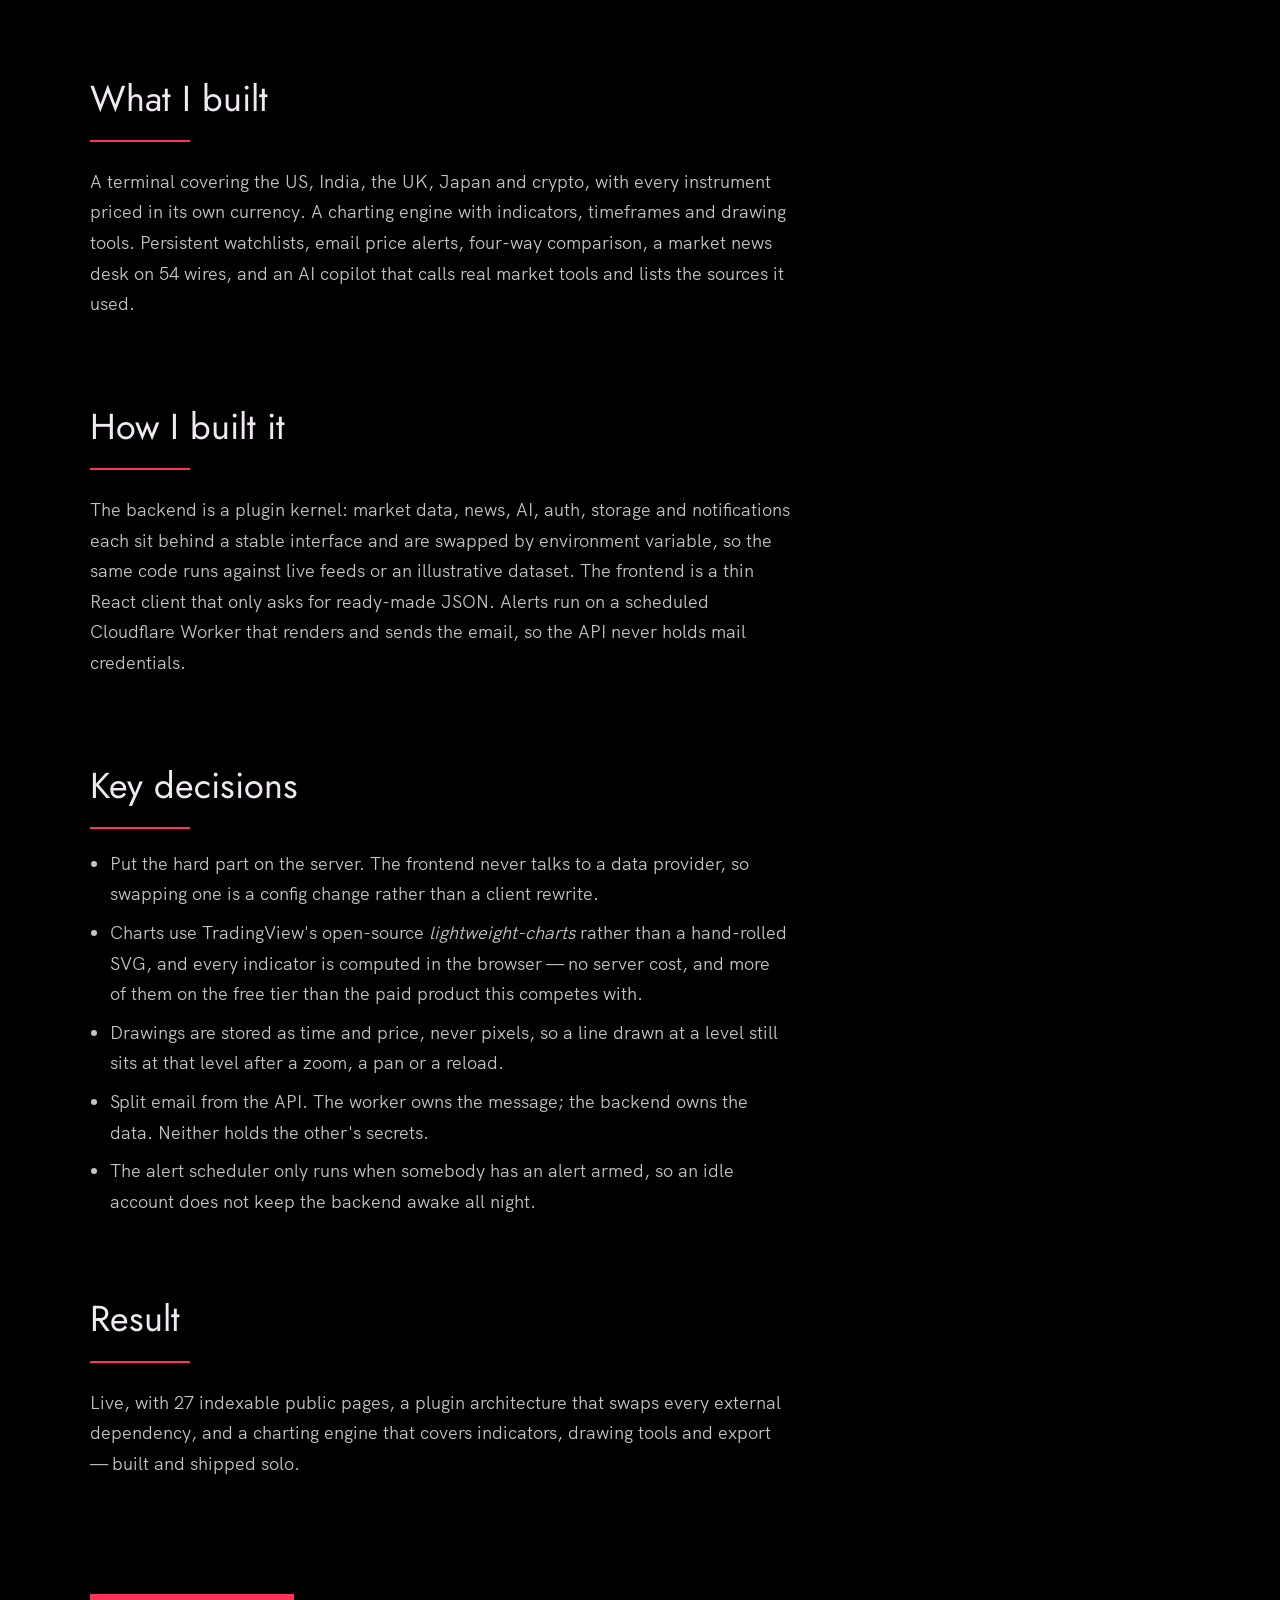
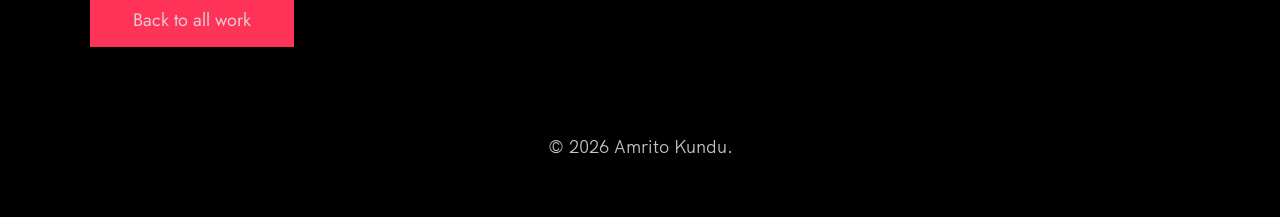
<file: web/work/hakertrade.html>
<!DOCTYPE html>
<html lang="en">

<head>
  <meta charset="UTF-8" />
  <meta name="viewport" content="width=device-width, initial-scale=1.0" />
  <link rel="shortcut icon" type="image/png" href="../assets/favicon.png" />

  <title>hakertrade — Case Study | Amrito Kundu</title>

  <meta
    name="description"
    content="A market terminal for people who follow more than one market."
  />
  <meta name="author" content="Amrito Kundu" />
  <meta name="theme-color" content="#000000" />

  <link rel="canonical" href="https://amritokundu-portfolio.vercel.app/work/hakertrade.html" />

  <!-- Open Graph -->
  <meta property="og:type" content="article" />
  <meta property="og:site_name" content="Amrito Kundu" />
  <meta property="og:title" content="hakertrade — Case Study | Amrito Kundu" />
  <meta property="og:description" content="A market terminal for people who follow more than one market." />
  <meta property="og:url" content="https://amritokundu-portfolio.vercel.app/work/hakertrade.html" />
  <meta property="og:image" content="https://amritokundu-portfolio.vercel.app/assets/og-image.png?v=3" />
  <meta property="og:image:type" content="image/png" />
  <meta property="og:image:width" content="1200" />
  <meta property="og:image:height" content="630" />

  <!-- Twitter -->
  <meta name="twitter:card" content="summary_large_image" />
  <meta name="twitter:title" content="hakertrade — Case Study | Amrito Kundu" />
  <meta name="twitter:description" content="A market terminal for people who follow more than one market." />
  <meta name="twitter:image" content="https://amritokundu-portfolio.vercel.app/assets/og-image.png?v=3" />
  <meta name="twitter:creator" content="@amritokundu719" />

  <link rel="stylesheet" href="../index.css" />
</head>

<body>

  <header role="banner" id="top" style="padding: var(--gutter-normal) 0;">
    <div class="row">

      <a href="../index.html#work" class="cert-back link__text">
        &larr; Back to Portfolio
      </a>

      <h1 style="font-size: var(--font-size-large); margin-top: var(--gutter-small);">
        hakertrade
      </h1>

      <p class="cs-lede">A market terminal for people who follow more than one market.</p>

      <dl class="cs-meta">
        <div>
          <dt>Stack</dt>
          <dd>React + Vite, TypeScript, Node / Express, Postgres, Cloudflare Workers</dd>
        </div>
      </dl>

      <div class="work__links cs-links">
        <a
          href="https://hakertrade.xyz"
          class="link__text"
          target="_blank"
          rel="noopener noreferrer"
        >
          Visit Site <span>&rarr;</span>
        </a>
      </div>

    </div>
  </header>

  <main role="main">
    <div class="row">

      <img
        src="../assets/project-7.png"
        class="cs-hero"
        alt="hakertrade landing page"
      />

      <section class="cs-section">
        <h2>The problem</h2>
        <p>Following more than one market means six tabs: an NSE watchlist in one, a US screener in another, the news in a third, and a spreadsheet quietly doing the currency maths. Nothing tells you which market is actually open, and nothing carries your setup from one screen to the next.</p>
      </section>

      <section class="cs-section">
        <h2>What I built</h2>
        <p>A terminal covering the US, India, the UK, Japan and crypto, with every instrument priced in its own currency. A charting engine with indicators, timeframes and drawing tools. Persistent watchlists, email price alerts, four-way comparison, a market news desk on 54 wires, and an AI copilot that calls real market tools and lists the sources it used.</p>
      </section>

      <section class="cs-section">
        <h2>How I built it</h2>
        <p>The backend is a plugin kernel: market data, news, AI, auth, storage and notifications each sit behind a stable interface and are swapped by environment variable, so the same code runs against live feeds or an illustrative dataset. The frontend is a thin React client that only asks for ready-made JSON. Alerts run on a scheduled Cloudflare Worker that renders and sends the email, so the API never holds mail credentials.</p>
      </section>

      <section class="cs-section">
        <h2>Key decisions</h2>
        <ul class="cs-decisions">
          <li>Put the hard part on the server. The frontend never talks to a data provider, so swapping one is a config change rather than a client rewrite.</li>
          <li>Charts use TradingView's open-source <em>lightweight-charts</em> rather than a hand-rolled SVG, and every indicator is computed in the browser — no server cost, and more of them on the free tier than the paid product this competes with.</li>
          <li>Drawings are stored as time and price, never pixels, so a line drawn at a level still sits at that level after a zoom, a pan or a reload.</li>
          <li>Split email from the API. The worker owns the message; the backend owns the data. Neither holds the other's secrets.</li>
          <li>The alert scheduler only runs when somebody has an alert armed, so an idle account does not keep the backend awake all night.</li>
        </ul>
      </section>

      <section class="cs-section">
        <h2>Result</h2>
        <p>Live, with 27 indexable public pages, a plugin architecture that swaps every external dependency, and a charting engine that covers indicators, drawing tools and export — built and shipped solo.</p>
      </section>

      <a href="../index.html#work" class="btn btn--pink cs-back">
        Back to all work
      </a>

    </div>
  </main>

  <footer role="contentinfo" class="footer">
    <div class="row">
      <p>&copy; 2026 Amrito Kundu.</p>
    </div>
  </footer>

</body>

</html>
</file>
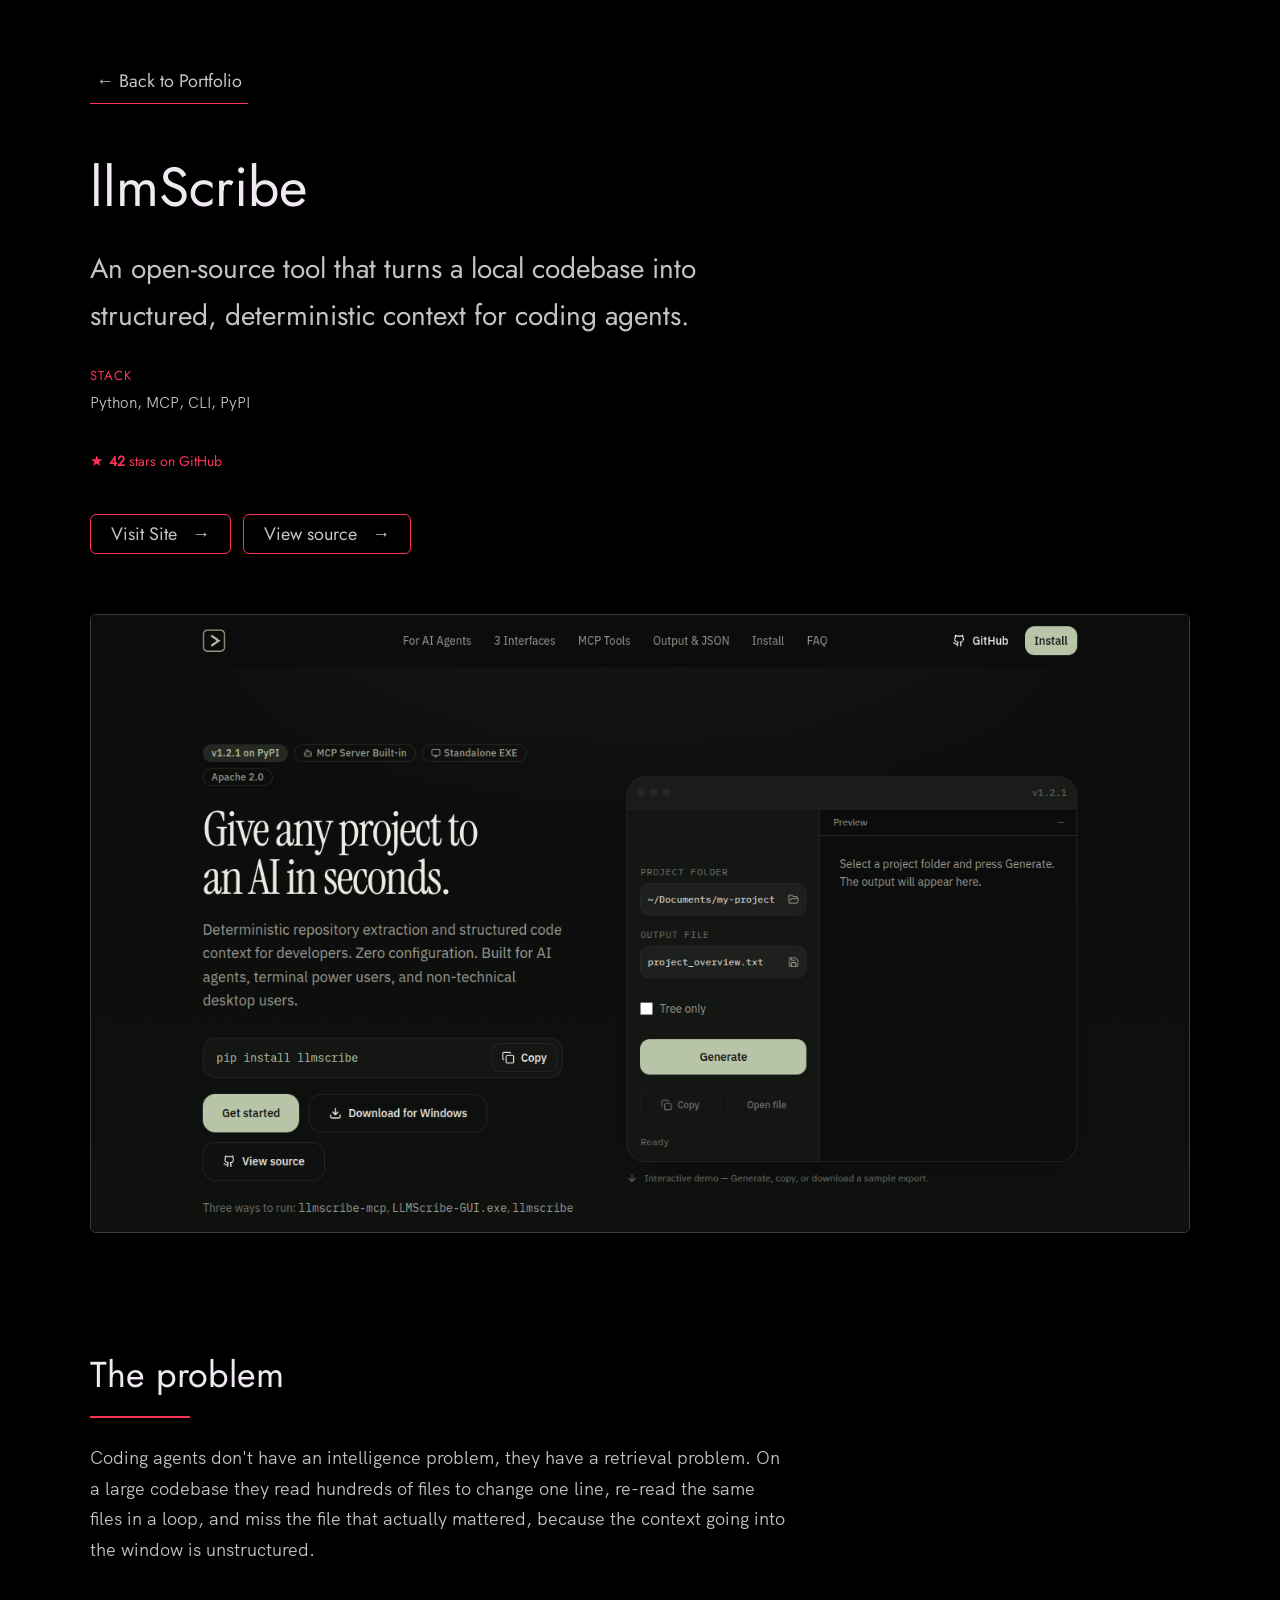
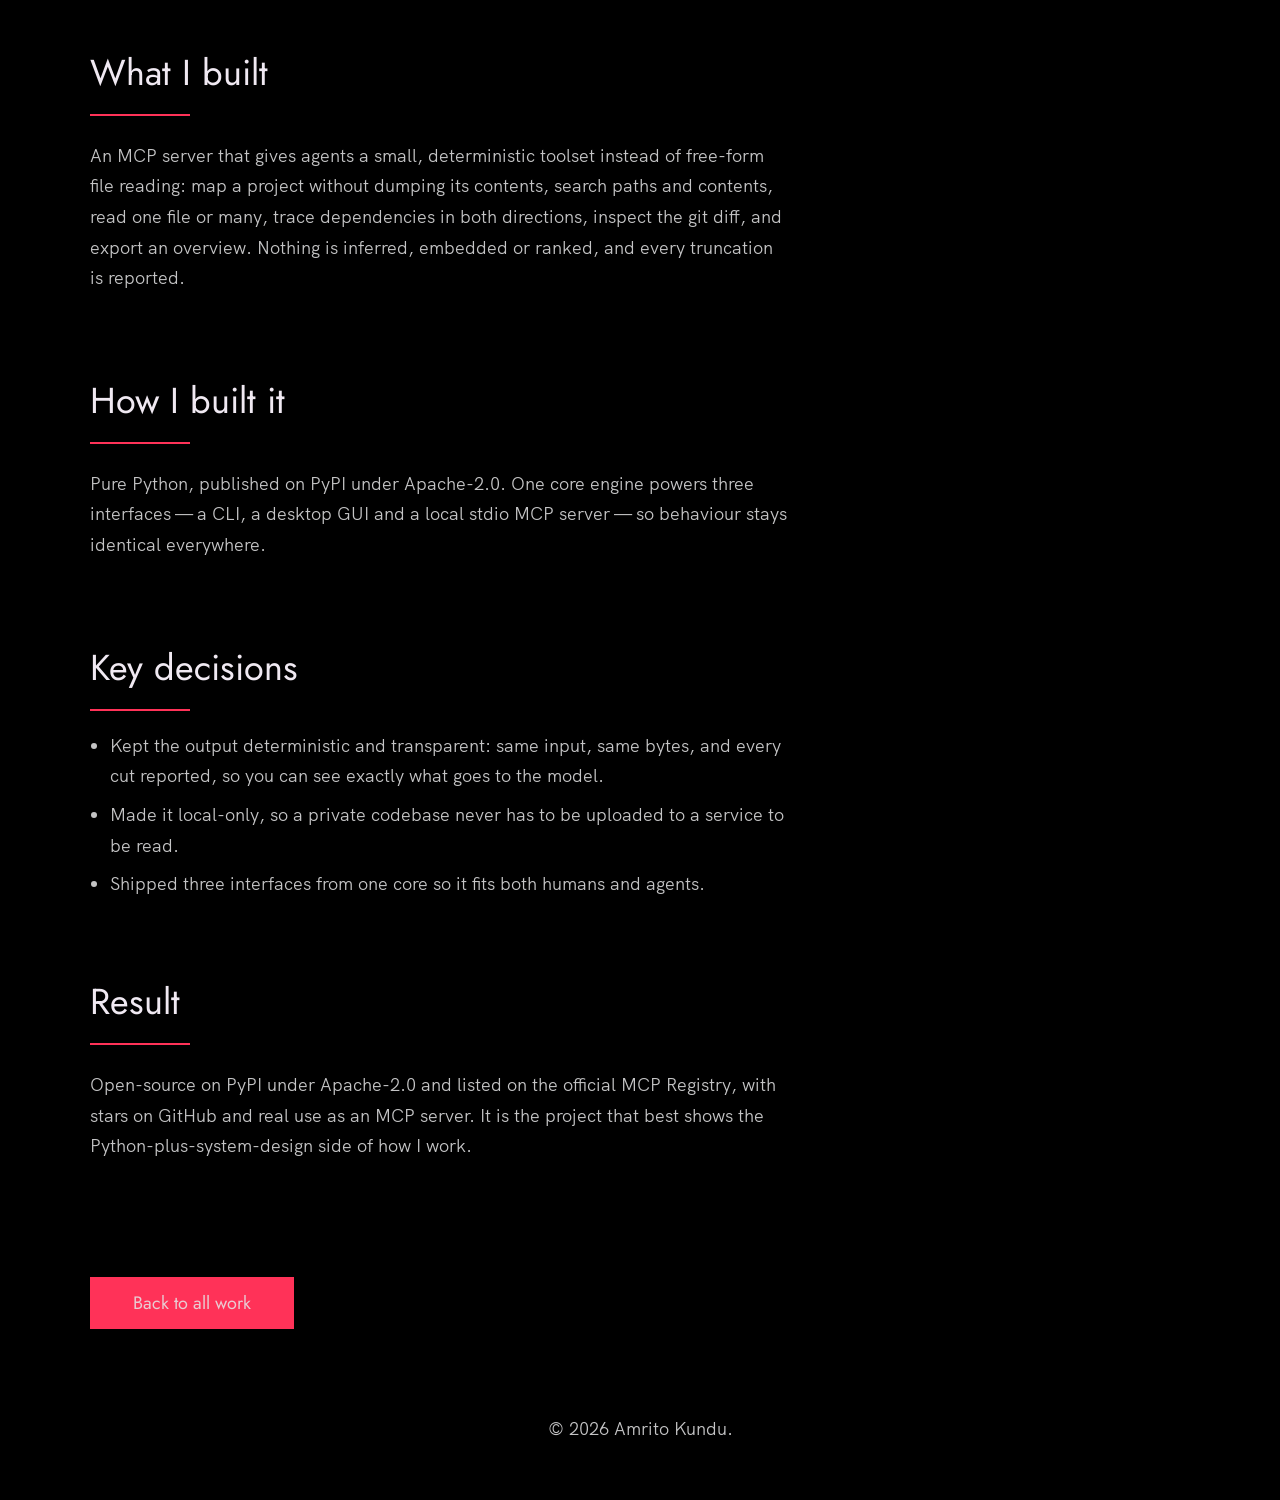
<file: web/work/llmscribe.html>
<!DOCTYPE html>
<html lang="en">

<head>
  <meta charset="UTF-8" />
  <meta name="viewport" content="width=device-width, initial-scale=1.0" />
  <link rel="shortcut icon" type="image/png" href="../assets/favicon.png" />

  <title>llmScribe — Case Study | Amrito Kundu</title>

  <meta
    name="description"
    content="An open-source tool that turns a local codebase into structured, deterministic context for coding agents."
  />
  <meta name="author" content="Amrito Kundu" />
  <meta name="theme-color" content="#000000" />

  <link rel="canonical" href="https://amritokundu-portfolio.vercel.app/work/llmscribe.html" />

  <!-- Open Graph -->
  <meta property="og:type" content="article" />
  <meta property="og:site_name" content="Amrito Kundu" />
  <meta property="og:title" content="llmScribe — Case Study | Amrito Kundu" />
  <meta property="og:description" content="An open-source tool that turns a local codebase into structured, deterministic context for coding agents." />
  <meta property="og:url" content="https://amritokundu-portfolio.vercel.app/work/llmscribe.html" />
  <meta property="og:image" content="https://amritokundu-portfolio.vercel.app/assets/og-image.png?v=3" />
  <meta property="og:image:type" content="image/png" />
  <meta property="og:image:width" content="1200" />
  <meta property="og:image:height" content="630" />

  <!-- Twitter -->
  <meta name="twitter:card" content="summary_large_image" />
  <meta name="twitter:title" content="llmScribe — Case Study | Amrito Kundu" />
  <meta name="twitter:description" content="An open-source tool that turns a local codebase into structured, deterministic context for coding agents." />
  <meta name="twitter:image" content="https://amritokundu-portfolio.vercel.app/assets/og-image.png?v=3" />
  <meta name="twitter:creator" content="@amritokundu719" />

  <link rel="stylesheet" href="../index.css" />
</head>

<body>

  <header role="banner" id="top" style="padding: var(--gutter-normal) 0;">
    <div class="row">

      <a href="../index.html#work" class="cert-back link__text">
        &larr; Back to Portfolio
      </a>

      <h1 style="font-size: var(--font-size-large); margin-top: var(--gutter-small);">
        llmScribe
      </h1>

      <p class="cs-lede">An open-source tool that turns a local codebase into structured, deterministic context for coding agents.</p>

      <dl class="cs-meta">
        <div>
          <dt>Stack</dt>
          <dd>Python, MCP, CLI, PyPI</dd>
        </div>
      </dl>

      <p class="gh-stars" data-repo="AMRITO-KUNDU/llmscribe" data-fallback="42">
        <span class="gh-stars__icon" aria-hidden="true">★</span>
        <span><span class="gh-stars__count">42</span> stars on GitHub</span>
      </p>


      <div class="work__links cs-links">
        <a
          href="https://pypi.org/project/llmscribe/"
          class="link__text"
          target="_blank"
          rel="noopener noreferrer"
        >
          Visit Site <span>&rarr;</span>
        </a>
        <a
          href="https://github.com/AMRITO-KUNDU/llmscribe"
          class="link__text"
          target="_blank"
          rel="noopener noreferrer"
        >
          View source <span>&rarr;</span>
        </a>
      </div>

    </div>
  </header>

  <main role="main">
    <div class="row">

      <img
        src="../assets/project-2.png"
        class="cs-hero"
        alt="llmScribe screenshot"
      />

      <section class="cs-section">
        <h2>The problem</h2>
        <p>Coding agents don't have an intelligence problem, they have a retrieval problem. On a large codebase they read hundreds of files to change one line, re-read the same files in a loop, and miss the file that actually mattered, because the context going into the window is unstructured.</p>
      </section>

      <section class="cs-section">
        <h2>What I built</h2>
        <p>An MCP server that gives agents a small, deterministic toolset instead of free-form file reading: map a project without dumping its contents, search paths and contents, read one file or many, trace dependencies in both directions, inspect the git diff, and export an overview. Nothing is inferred, embedded or ranked, and every truncation is reported.</p>
      </section>

      <section class="cs-section">
        <h2>How I built it</h2>
        <p>Pure Python, published on PyPI under Apache-2.0. One core engine powers three interfaces — a CLI, a desktop GUI and a local stdio MCP server — so behaviour stays identical everywhere.</p>
      </section>

      <section class="cs-section">
        <h2>Key decisions</h2>
        <ul class="cs-decisions">
          <li>Kept the output deterministic and transparent: same input, same bytes, and every cut reported, so you can see exactly what goes to the model.</li>
          <li>Made it local-only, so a private codebase never has to be uploaded to a service to be read.</li>
          <li>Shipped three interfaces from one core so it fits both humans and agents.</li>
        </ul>
      </section>

      <section class="cs-section">
        <h2>Result</h2>
        <p>Open-source on PyPI under Apache-2.0 and listed on the official MCP Registry, with stars on GitHub and real use as an MCP server. It is the project that best shows the Python-plus-system-design side of how I work.</p>
      </section>

      <a href="../index.html#work" class="btn btn--pink cs-back">
        Back to all work
      </a>

    </div>
  </main>

  <footer role="contentinfo" class="footer">
    <div class="row">
      <p>&copy; 2026 Amrito Kundu.</p>
    </div>
  </footer>

  <script src="../stars.js"></script>
</body>

</html>
</file>
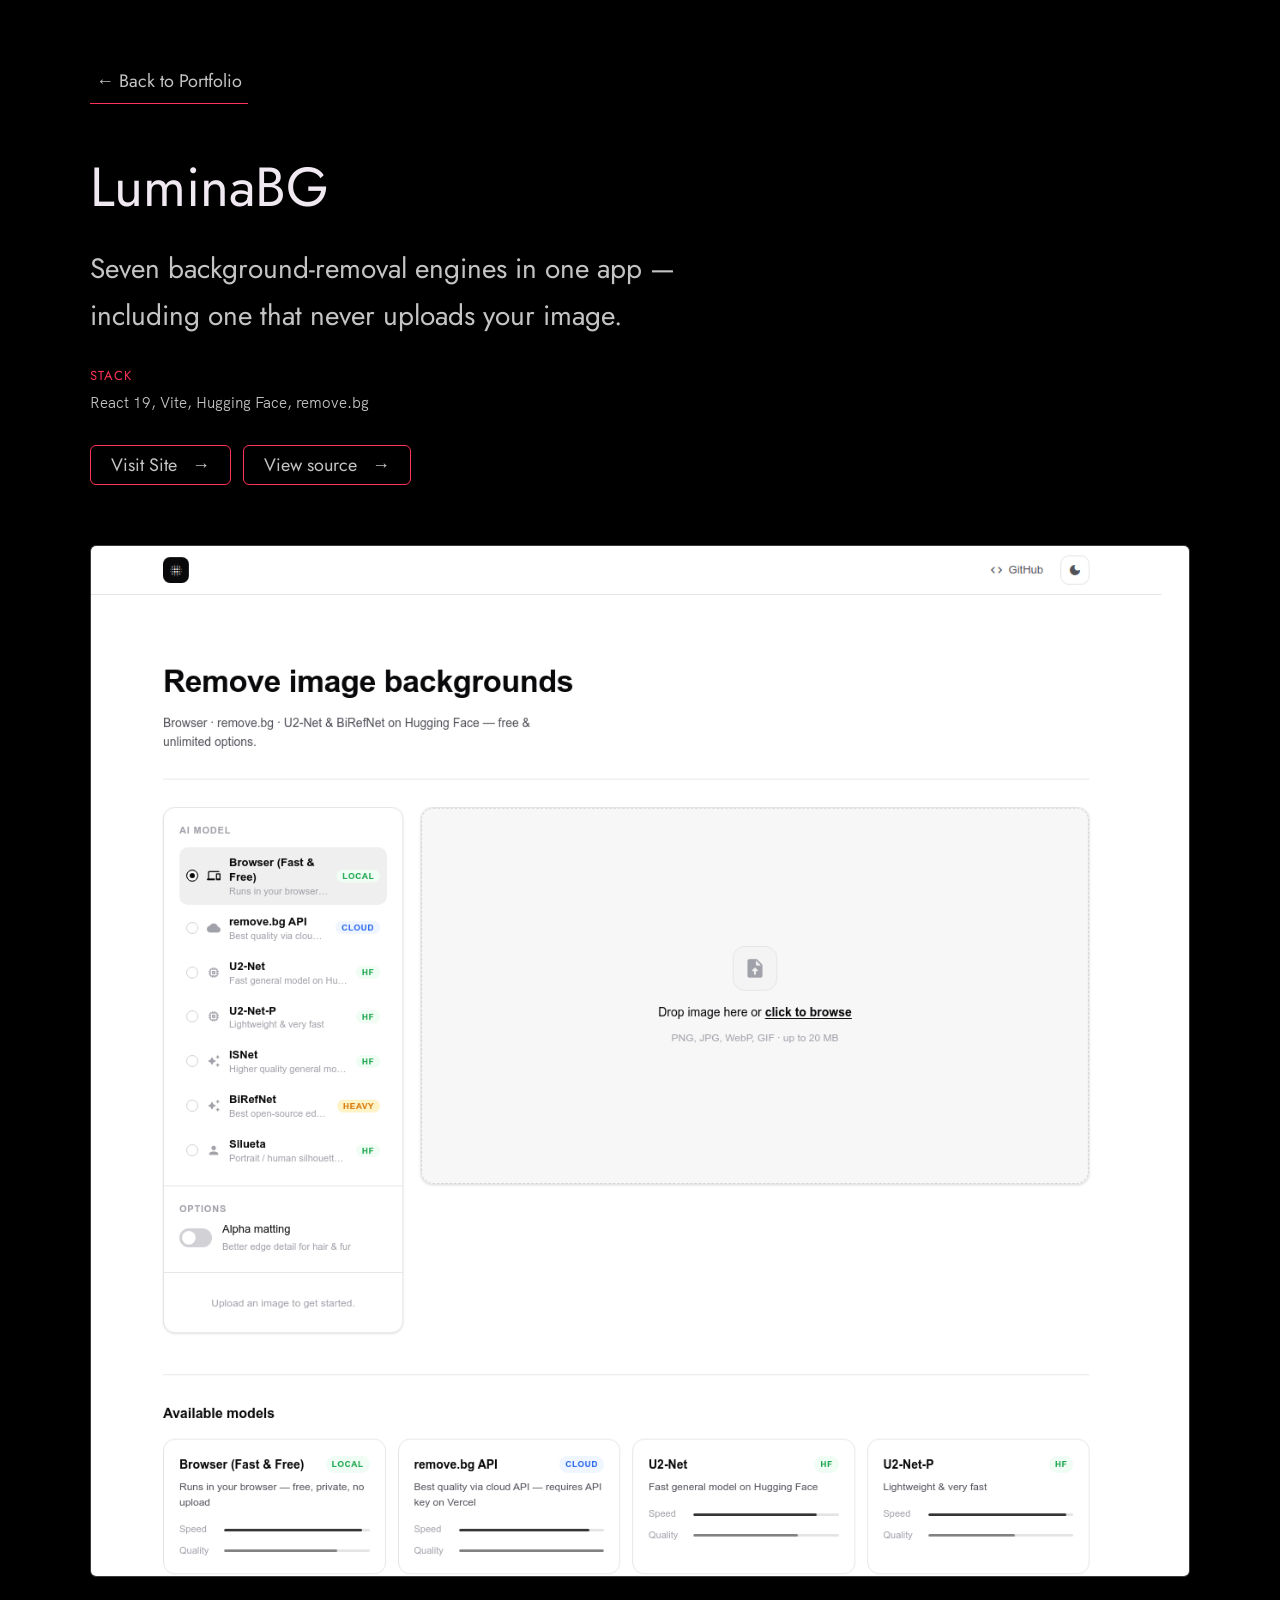
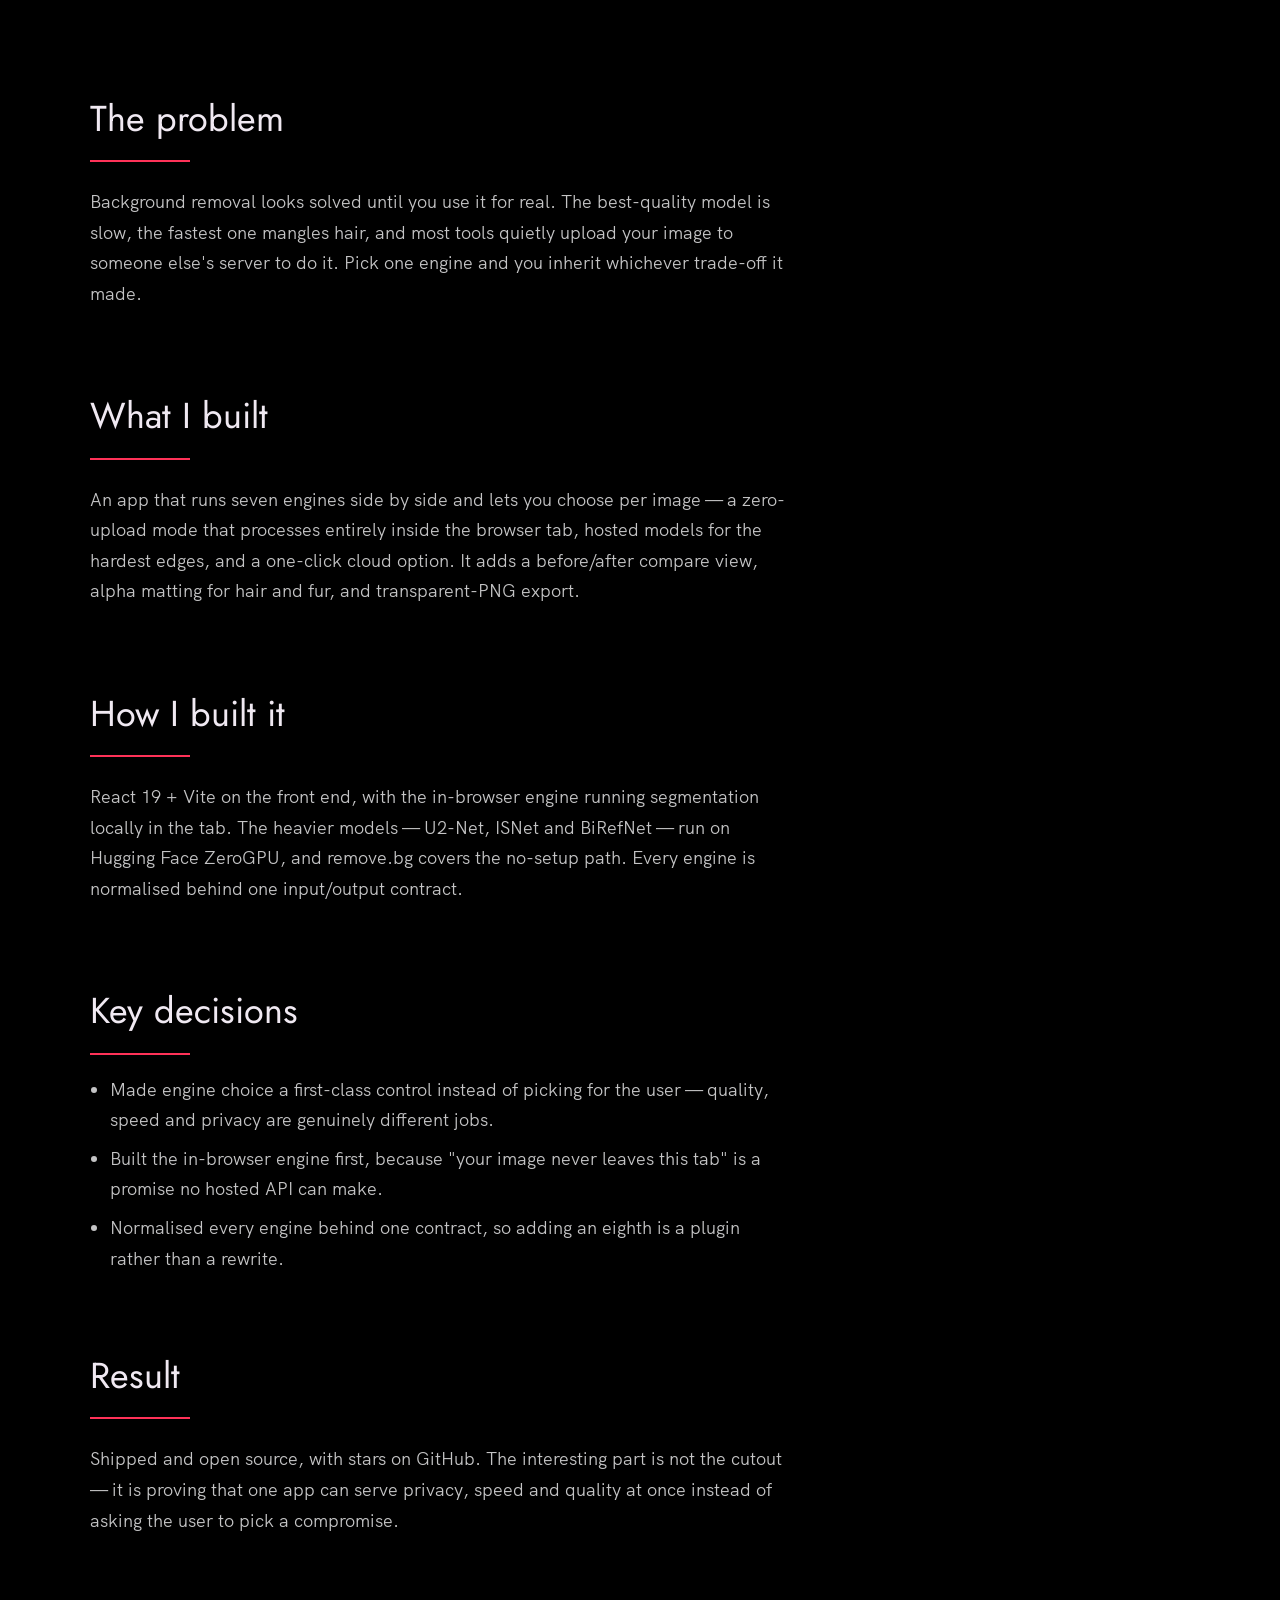
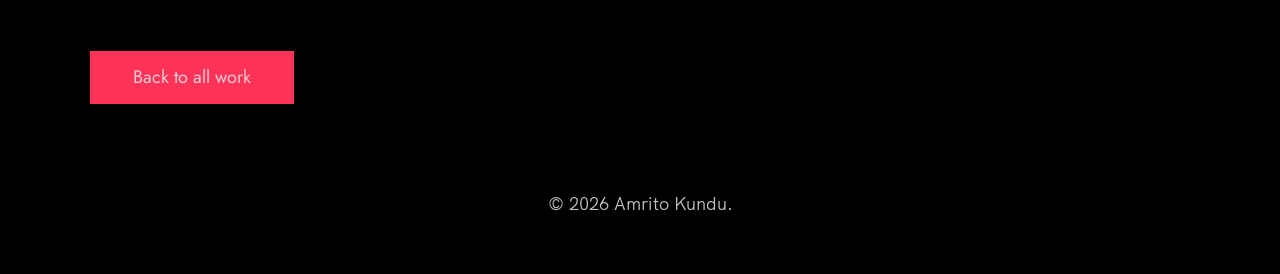
<file: web/work/luminabg.html>
<!DOCTYPE html>
<html lang="en">

<head>
  <meta charset="UTF-8" />
  <meta name="viewport" content="width=device-width, initial-scale=1.0" />
  <link rel="shortcut icon" type="image/png" href="../assets/favicon.png" />

  <title>LuminaBG — Case Study | Amrito Kundu</title>

  <meta
    name="description"
    content="Seven background-removal engines in one app — including one that never uploads your image."
  />
  <meta name="author" content="Amrito Kundu" />
  <meta name="theme-color" content="#000000" />

  <link rel="canonical" href="https://amritokundu-portfolio.vercel.app/work/luminabg.html" />

  <!-- Open Graph -->
  <meta property="og:type" content="article" />
  <meta property="og:site_name" content="Amrito Kundu" />
  <meta property="og:title" content="LuminaBG — Case Study | Amrito Kundu" />
  <meta property="og:description" content="Seven background-removal engines in one app — including one that never uploads your image." />
  <meta property="og:url" content="https://amritokundu-portfolio.vercel.app/work/luminabg.html" />
  <meta property="og:image" content="https://amritokundu-portfolio.vercel.app/assets/og-image.png?v=3" />
  <meta property="og:image:type" content="image/png" />
  <meta property="og:image:width" content="1200" />
  <meta property="og:image:height" content="630" />

  <!-- Twitter -->
  <meta name="twitter:card" content="summary_large_image" />
  <meta name="twitter:title" content="LuminaBG — Case Study | Amrito Kundu" />
  <meta name="twitter:description" content="Seven background-removal engines in one app — including one that never uploads your image." />
  <meta name="twitter:image" content="https://amritokundu-portfolio.vercel.app/assets/og-image.png?v=3" />
  <meta name="twitter:creator" content="@amritokundu719" />

  <link rel="stylesheet" href="../index.css" />
</head>

<body>

  <header role="banner" id="top" style="padding: var(--gutter-normal) 0;">
    <div class="row">

      <a href="../index.html#work" class="cert-back link__text">
        &larr; Back to Portfolio
      </a>

      <h1 style="font-size: var(--font-size-large); margin-top: var(--gutter-small);">
        LuminaBG
      </h1>

      <p class="cs-lede">Seven background-removal engines in one app — including one that never uploads your image.</p>

      <dl class="cs-meta">
        <div>
          <dt>Stack</dt>
          <dd>React 19, Vite, Hugging Face, remove.bg</dd>
        </div>
      </dl>

      <div class="work__links cs-links">
        <a
          href="https://image-background-remover-lake.vercel.app/"
          class="link__text"
          target="_blank"
          rel="noopener noreferrer"
        >
          Visit Site <span>&rarr;</span>
        </a>
        <a
          href="https://github.com/AMRITO-KUNDU/Image-Background-Remover"
          class="link__text"
          target="_blank"
          rel="noopener noreferrer"
        >
          View source <span>&rarr;</span>
        </a>
      </div>

    </div>
  </header>

  <main role="main">
    <div class="row">

      <img
        src="../assets/project-3.png"
        class="cs-hero"
        alt="LuminaBG screenshot"
      />

      <section class="cs-section">
        <h2>The problem</h2>
        <p>Background removal looks solved until you use it for real. The best-quality model is slow, the fastest one mangles hair, and most tools quietly upload your image to someone else's server to do it. Pick one engine and you inherit whichever trade-off it made.</p>
      </section>

      <section class="cs-section">
        <h2>What I built</h2>
        <p>An app that runs seven engines side by side and lets you choose per image — a zero-upload mode that processes entirely inside the browser tab, hosted models for the hardest edges, and a one-click cloud option. It adds a before/after compare view, alpha matting for hair and fur, and transparent-PNG export.</p>
      </section>

      <section class="cs-section">
        <h2>How I built it</h2>
        <p>React 19 + Vite on the front end, with the in-browser engine running segmentation locally in the tab. The heavier models — U2-Net, ISNet and BiRefNet — run on Hugging Face ZeroGPU, and remove.bg covers the no-setup path. Every engine is normalised behind one input/output contract.</p>
      </section>

      <section class="cs-section">
        <h2>Key decisions</h2>
        <ul class="cs-decisions">
          <li>Made engine choice a first-class control instead of picking for the user — quality, speed and privacy are genuinely different jobs.</li>
          <li>Built the in-browser engine first, because "your image never leaves this tab" is a promise no hosted API can make.</li>
          <li>Normalised every engine behind one contract, so adding an eighth is a plugin rather than a rewrite.</li>
        </ul>
      </section>

      <section class="cs-section">
        <h2>Result</h2>
        <p>Shipped and open source, with stars on GitHub. The interesting part is not the cutout — it is proving that one app can serve privacy, speed and quality at once instead of asking the user to pick a compromise.</p>
      </section>

      <a href="../index.html#work" class="btn btn--pink cs-back">
        Back to all work
      </a>

    </div>
  </main>

  <footer role="contentinfo" class="footer">
    <div class="row">
      <p>&copy; 2026 Amrito Kundu.</p>
    </div>
  </footer>

</body>

</html>
</file>
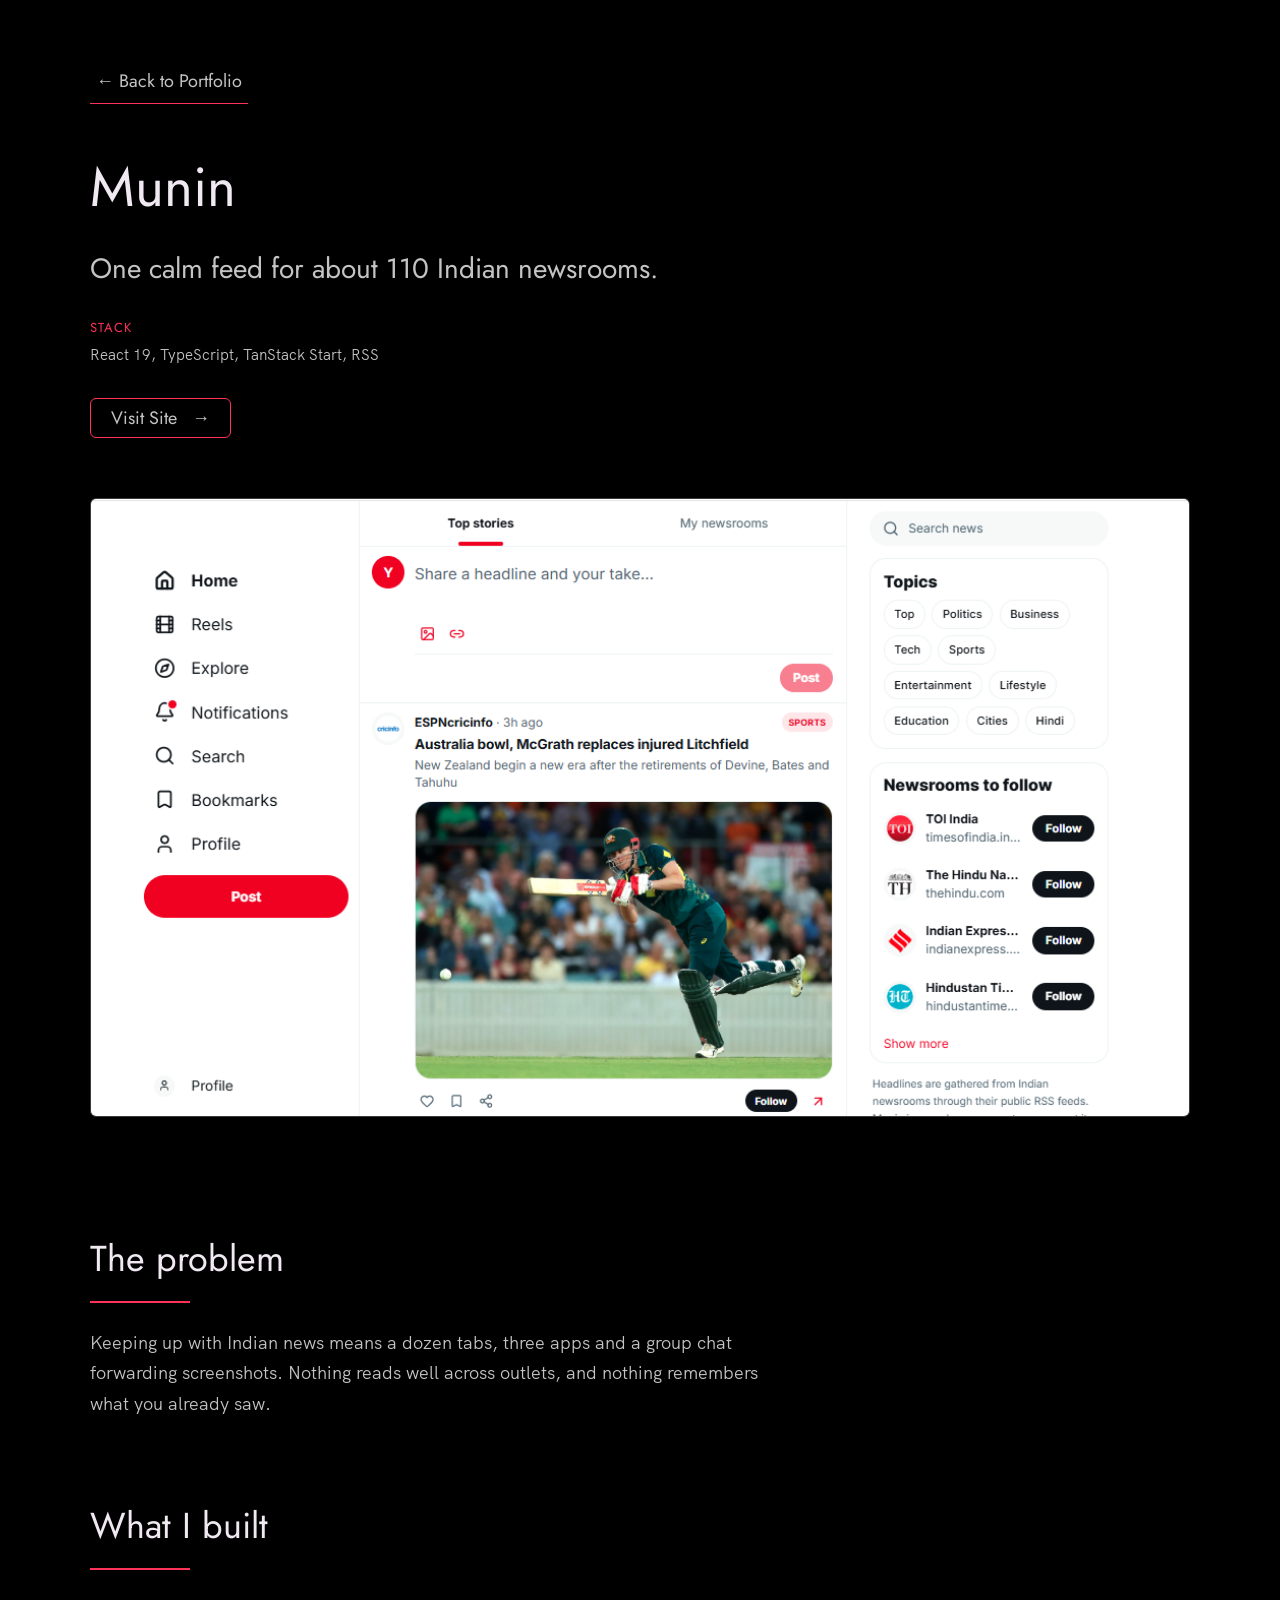
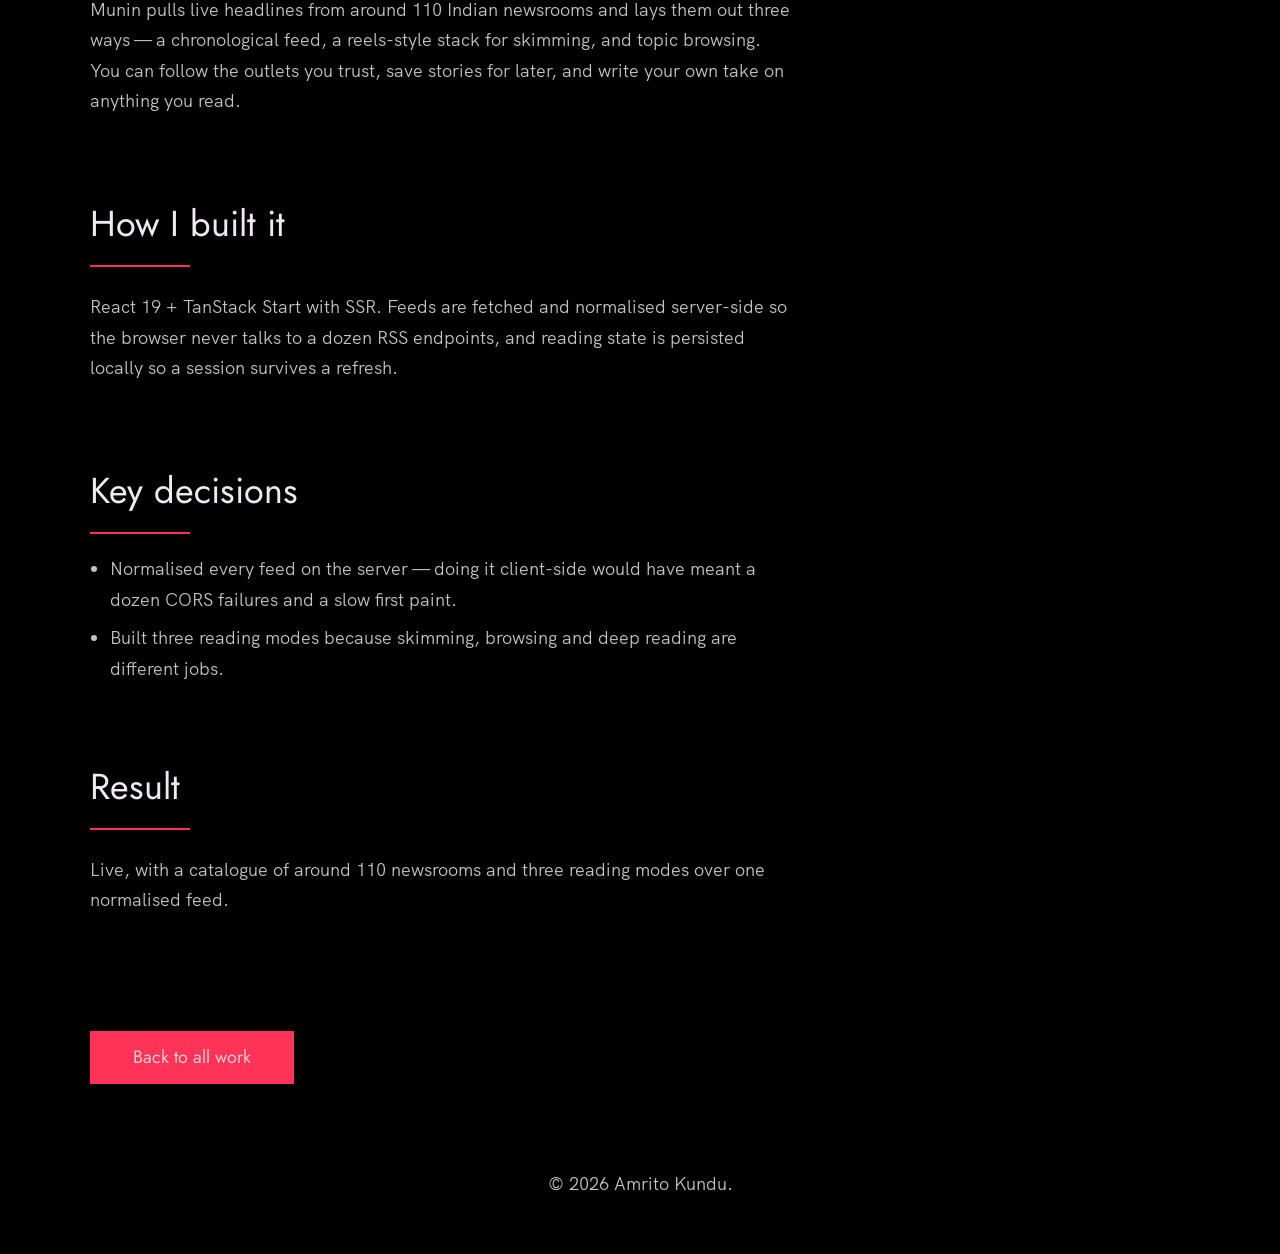
<file: web/work/munin.html>
<!DOCTYPE html>
<html lang="en">

<head>
  <meta charset="UTF-8" />
  <meta name="viewport" content="width=device-width, initial-scale=1.0" />
  <link rel="shortcut icon" type="image/png" href="../assets/favicon.png" />

  <title>Munin — Case Study | Amrito Kundu</title>

  <meta
    name="description"
    content="One calm feed for about 110 Indian newsrooms."
  />
  <meta name="author" content="Amrito Kundu" />
  <meta name="theme-color" content="#000000" />

  <link rel="canonical" href="https://amritokundu-portfolio.vercel.app/work/munin.html" />

  <!-- Open Graph -->
  <meta property="og:type" content="article" />
  <meta property="og:site_name" content="Amrito Kundu" />
  <meta property="og:title" content="Munin — Case Study | Amrito Kundu" />
  <meta property="og:description" content="One calm feed for about 110 Indian newsrooms." />
  <meta property="og:url" content="https://amritokundu-portfolio.vercel.app/work/munin.html" />
  <meta property="og:image" content="https://amritokundu-portfolio.vercel.app/assets/og-image.png?v=3" />
  <meta property="og:image:type" content="image/png" />
  <meta property="og:image:width" content="1200" />
  <meta property="og:image:height" content="630" />

  <!-- Twitter -->
  <meta name="twitter:card" content="summary_large_image" />
  <meta name="twitter:title" content="Munin — Case Study | Amrito Kundu" />
  <meta name="twitter:description" content="One calm feed for about 110 Indian newsrooms." />
  <meta name="twitter:image" content="https://amritokundu-portfolio.vercel.app/assets/og-image.png?v=3" />
  <meta name="twitter:creator" content="@amritokundu719" />

  <link rel="stylesheet" href="../index.css" />
</head>

<body>

  <header role="banner" id="top" style="padding: var(--gutter-normal) 0;">
    <div class="row">

      <a href="../index.html#work" class="cert-back link__text">
        &larr; Back to Portfolio
      </a>

      <h1 style="font-size: var(--font-size-large); margin-top: var(--gutter-small);">
        Munin
      </h1>

      <p class="cs-lede">One calm feed for about 110 Indian newsrooms.</p>

      <dl class="cs-meta">
        <div>
          <dt>Stack</dt>
          <dd>React 19, TypeScript, TanStack Start, RSS</dd>
        </div>
      </dl>

      <div class="work__links cs-links">
        <a
          href="https://muninnews.vercel.app"
          class="link__text"
          target="_blank"
          rel="noopener noreferrer"
        >
          Visit Site <span>&rarr;</span>
        </a>
      </div>

    </div>
  </header>

  <main role="main">
    <div class="row">

      <img
        src="../assets/project-6.png"
        class="cs-hero"
        alt="Munin screenshot"
      />

      <section class="cs-section">
        <h2>The problem</h2>
        <p>Keeping up with Indian news means a dozen tabs, three apps and a group chat forwarding screenshots. Nothing reads well across outlets, and nothing remembers what you already saw.</p>
      </section>

      <section class="cs-section">
        <h2>What I built</h2>
        <p>Munin pulls live headlines from around 110 Indian newsrooms and lays them out three ways — a chronological feed, a reels-style stack for skimming, and topic browsing. You can follow the outlets you trust, save stories for later, and write your own take on anything you read.</p>
      </section>

      <section class="cs-section">
        <h2>How I built it</h2>
        <p>React 19 + TanStack Start with SSR. Feeds are fetched and normalised server-side so the browser never talks to a dozen RSS endpoints, and reading state is persisted locally so a session survives a refresh.</p>
      </section>

      <section class="cs-section">
        <h2>Key decisions</h2>
        <ul class="cs-decisions">
          <li>Normalised every feed on the server — doing it client-side would have meant a dozen CORS failures and a slow first paint.</li>
          <li>Built three reading modes because skimming, browsing and deep reading are different jobs.</li>
        </ul>
      </section>

      <section class="cs-section">
        <h2>Result</h2>
        <p>Live, with a catalogue of around 110 newsrooms and three reading modes over one normalised feed.</p>
      </section>

      <a href="../index.html#work" class="btn btn--pink cs-back">
        Back to all work
      </a>

    </div>
  </main>

  <footer role="contentinfo" class="footer">
    <div class="row">
      <p>&copy; 2026 Amrito Kundu.</p>
    </div>
  </footer>

</body>

</html>
</file>
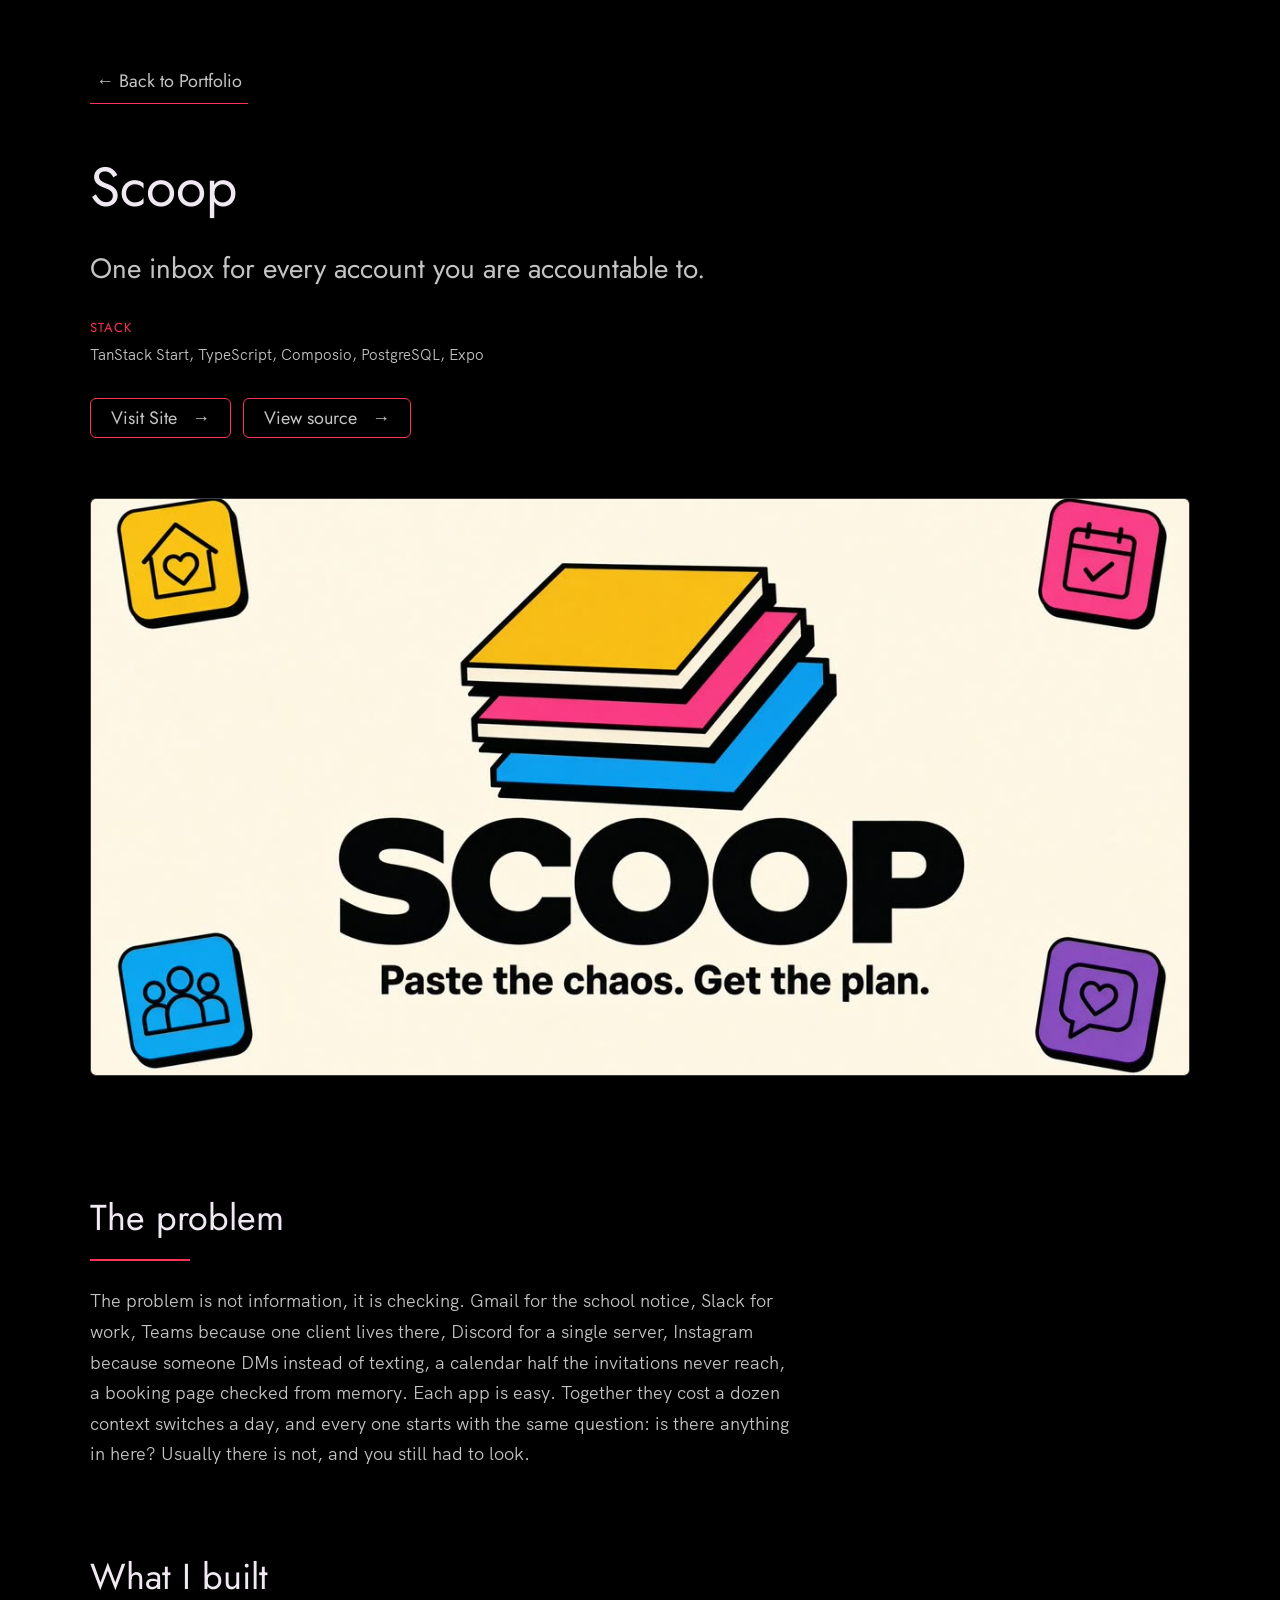
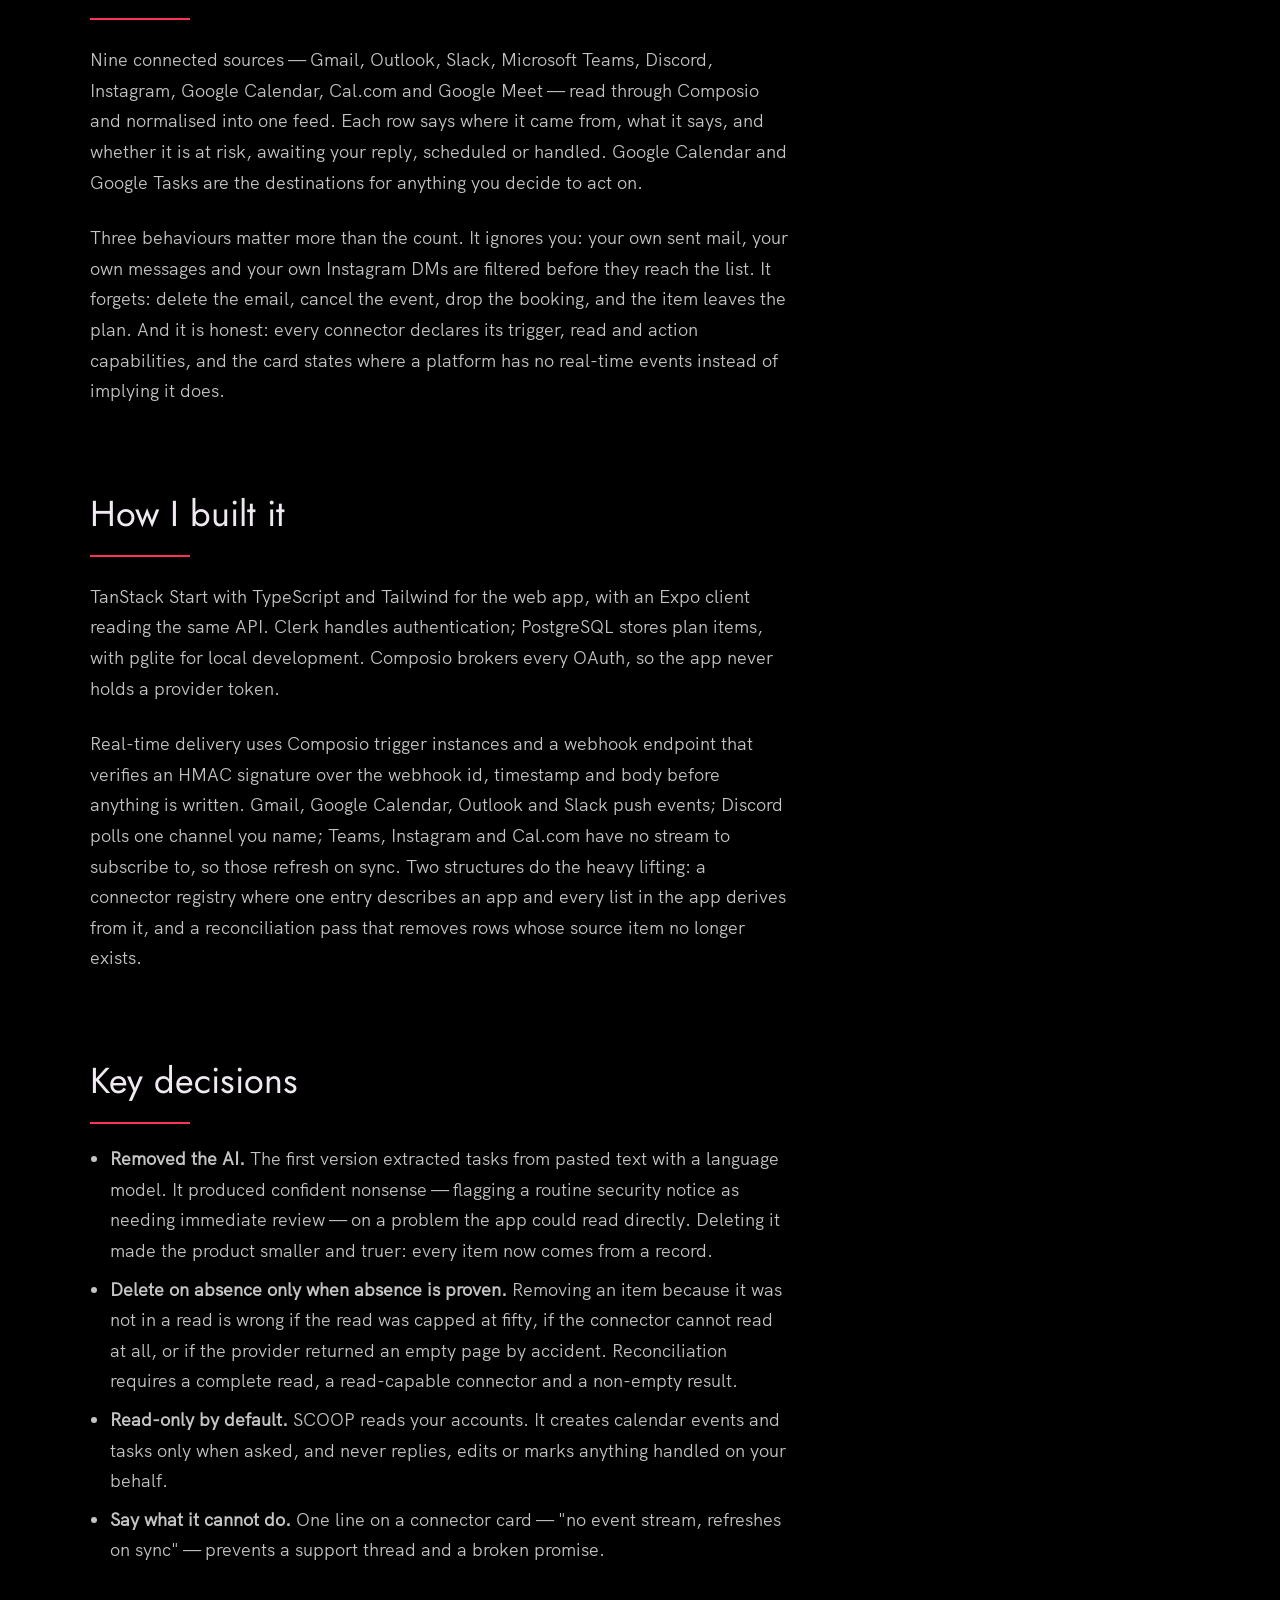
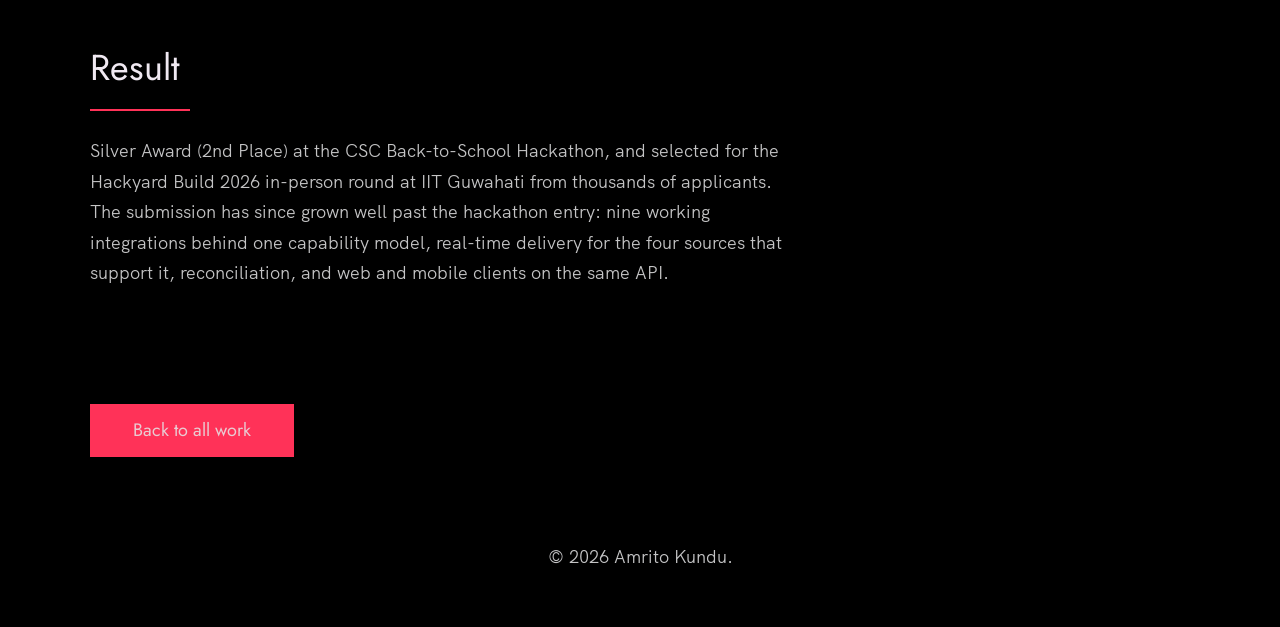
<file: web/work/scoop.html>
<!DOCTYPE html>
<html lang="en">

<head>
  <meta charset="UTF-8" />
  <meta name="viewport" content="width=device-width, initial-scale=1.0" />
  <link rel="shortcut icon" type="image/png" href="../assets/favicon.png" />

  <title>Scoop — Case Study | Amrito Kundu</title>

  <meta
    name="description"
    content="One inbox for every account you are accountable to."
  />
  <meta name="author" content="Amrito Kundu" />
  <meta name="theme-color" content="#000000" />

  <link rel="canonical" href="https://amritokundu-portfolio.vercel.app/work/scoop.html" />

  <!-- Open Graph -->
  <meta property="og:type" content="article" />
  <meta property="og:site_name" content="Amrito Kundu" />
  <meta property="og:title" content="Scoop — Case Study | Amrito Kundu" />
  <meta property="og:description" content="One inbox for every account you are accountable to." />
  <meta property="og:url" content="https://amritokundu-portfolio.vercel.app/work/scoop.html" />
  <meta property="og:image" content="https://amritokundu-portfolio.vercel.app/assets/og-image.png?v=3" />
  <meta property="og:image:type" content="image/png" />
  <meta property="og:image:width" content="1200" />
  <meta property="og:image:height" content="630" />

  <!-- Twitter -->
  <meta name="twitter:card" content="summary_large_image" />
  <meta name="twitter:title" content="Scoop — Case Study | Amrito Kundu" />
  <meta name="twitter:description" content="One inbox for every account you are accountable to." />
  <meta name="twitter:image" content="https://amritokundu-portfolio.vercel.app/assets/og-image.png?v=3" />
  <meta name="twitter:creator" content="@amritokundu719" />

  <link rel="stylesheet" href="../index.css" />
</head>

<body>

  <header role="banner" id="top" style="padding: var(--gutter-normal) 0;">
    <div class="row">

      <a href="../index.html#work" class="cert-back link__text">
        &larr; Back to Portfolio
      </a>

      <h1 style="font-size: var(--font-size-large); margin-top: var(--gutter-small);">
        Scoop
      </h1>

      <p class="cs-lede">One inbox for every account you are accountable to.</p>

      <dl class="cs-meta">
        <div>
          <dt>Stack</dt>
          <dd>TanStack Start, TypeScript, Composio, PostgreSQL, Expo</dd>
        </div>
      </dl>

      <div class="work__links cs-links">
        <a
          href="https://scoopfamily.xyz/"
          class="link__text"
          target="_blank"
          rel="noopener noreferrer"
        >
          Visit Site <span>&rarr;</span>
        </a>
        <a
          href="https://github.com/AMRITO-KUNDU/Scoop"
          class="link__text"
          target="_blank"
          rel="noopener noreferrer"
        >
          View source <span>&rarr;</span>
        </a>
      </div>

    </div>
  </header>

  <main role="main">
    <div class="row">

      <img
        src="../assets/project-1.jpg"
        class="cs-hero"
        alt="Scoop screenshot"
      />

      <section class="cs-section">
        <h2>The problem</h2>
        <p>The problem is not information, it is checking. Gmail for the school notice, Slack for work, Teams because one client lives there, Discord for a single server, Instagram because someone DMs instead of texting, a calendar half the invitations never reach, a booking page checked from memory. Each app is easy. Together they cost a dozen context switches a day, and every one starts with the same question: is there anything in here? Usually there is not, and you still had to look.</p>
      </section>

      <section class="cs-section">
        <h2>What I built</h2>
        <p>Nine connected sources — Gmail, Outlook, Slack, Microsoft Teams, Discord, Instagram, Google Calendar, Cal.com and Google Meet — read through Composio and normalised into one feed. Each row says where it came from, what it says, and whether it is at risk, awaiting your reply, scheduled or handled. Google Calendar and Google Tasks are the destinations for anything you decide to act on.</p>
        <p>Three behaviours matter more than the count. It ignores you: your own sent mail, your own messages and your own Instagram DMs are filtered before they reach the list. It forgets: delete the email, cancel the event, drop the booking, and the item leaves the plan. And it is honest: every connector declares its trigger, read and action capabilities, and the card states where a platform has no real-time events instead of implying it does.</p>
      </section>

      <section class="cs-section">
        <h2>How I built it</h2>
        <p>TanStack Start with TypeScript and Tailwind for the web app, with an Expo client reading the same API. Clerk handles authentication; PostgreSQL stores plan items, with pglite for local development. Composio brokers every OAuth, so the app never holds a provider token.</p>
        <p>Real-time delivery uses Composio trigger instances and a webhook endpoint that verifies an HMAC signature over the webhook id, timestamp and body before anything is written. Gmail, Google Calendar, Outlook and Slack push events; Discord polls one channel you name; Teams, Instagram and Cal.com have no stream to subscribe to, so those refresh on sync. Two structures do the heavy lifting: a connector registry where one entry describes an app and every list in the app derives from it, and a reconciliation pass that removes rows whose source item no longer exists.</p>
      </section>

      <section class="cs-section">
        <h2>Key decisions</h2>
        <ul class="cs-decisions">
          <li><strong>Removed the AI.</strong> The first version extracted tasks from pasted text with a language model. It produced confident nonsense — flagging a routine security notice as needing immediate review — on a problem the app could read directly. Deleting it made the product smaller and truer: every item now comes from a record.</li>
          <li><strong>Delete on absence only when absence is proven.</strong> Removing an item because it was not in a read is wrong if the read was capped at fifty, if the connector cannot read at all, or if the provider returned an empty page by accident. Reconciliation requires a complete read, a read-capable connector and a non-empty result.</li>
          <li><strong>Read-only by default.</strong> SCOOP reads your accounts. It creates calendar events and tasks only when asked, and never replies, edits or marks anything handled on your behalf.</li>
          <li><strong>Say what it cannot do.</strong> One line on a connector card — "no event stream, refreshes on sync" — prevents a support thread and a broken promise.</li>
        </ul>
      </section>

      <section class="cs-section">
        <h2>Result</h2>
        <p>Silver Award (2nd Place) at the CSC Back-to-School Hackathon, and selected for the Hackyard Build 2026 in-person round at IIT Guwahati from thousands of applicants. The submission has since grown well past the hackathon entry: nine working integrations behind one capability model, real-time delivery for the four sources that support it, reconciliation, and web and mobile clients on the same API.</p>
      </section>

      <a href="../index.html#work" class="btn btn--pink cs-back">
        Back to all work
      </a>

    </div>
  </main>

  <footer role="contentinfo" class="footer">
    <div class="row">
      <p>&copy; 2026 Amrito Kundu.</p>
    </div>
  </footer>

</body>

</html>
</file>
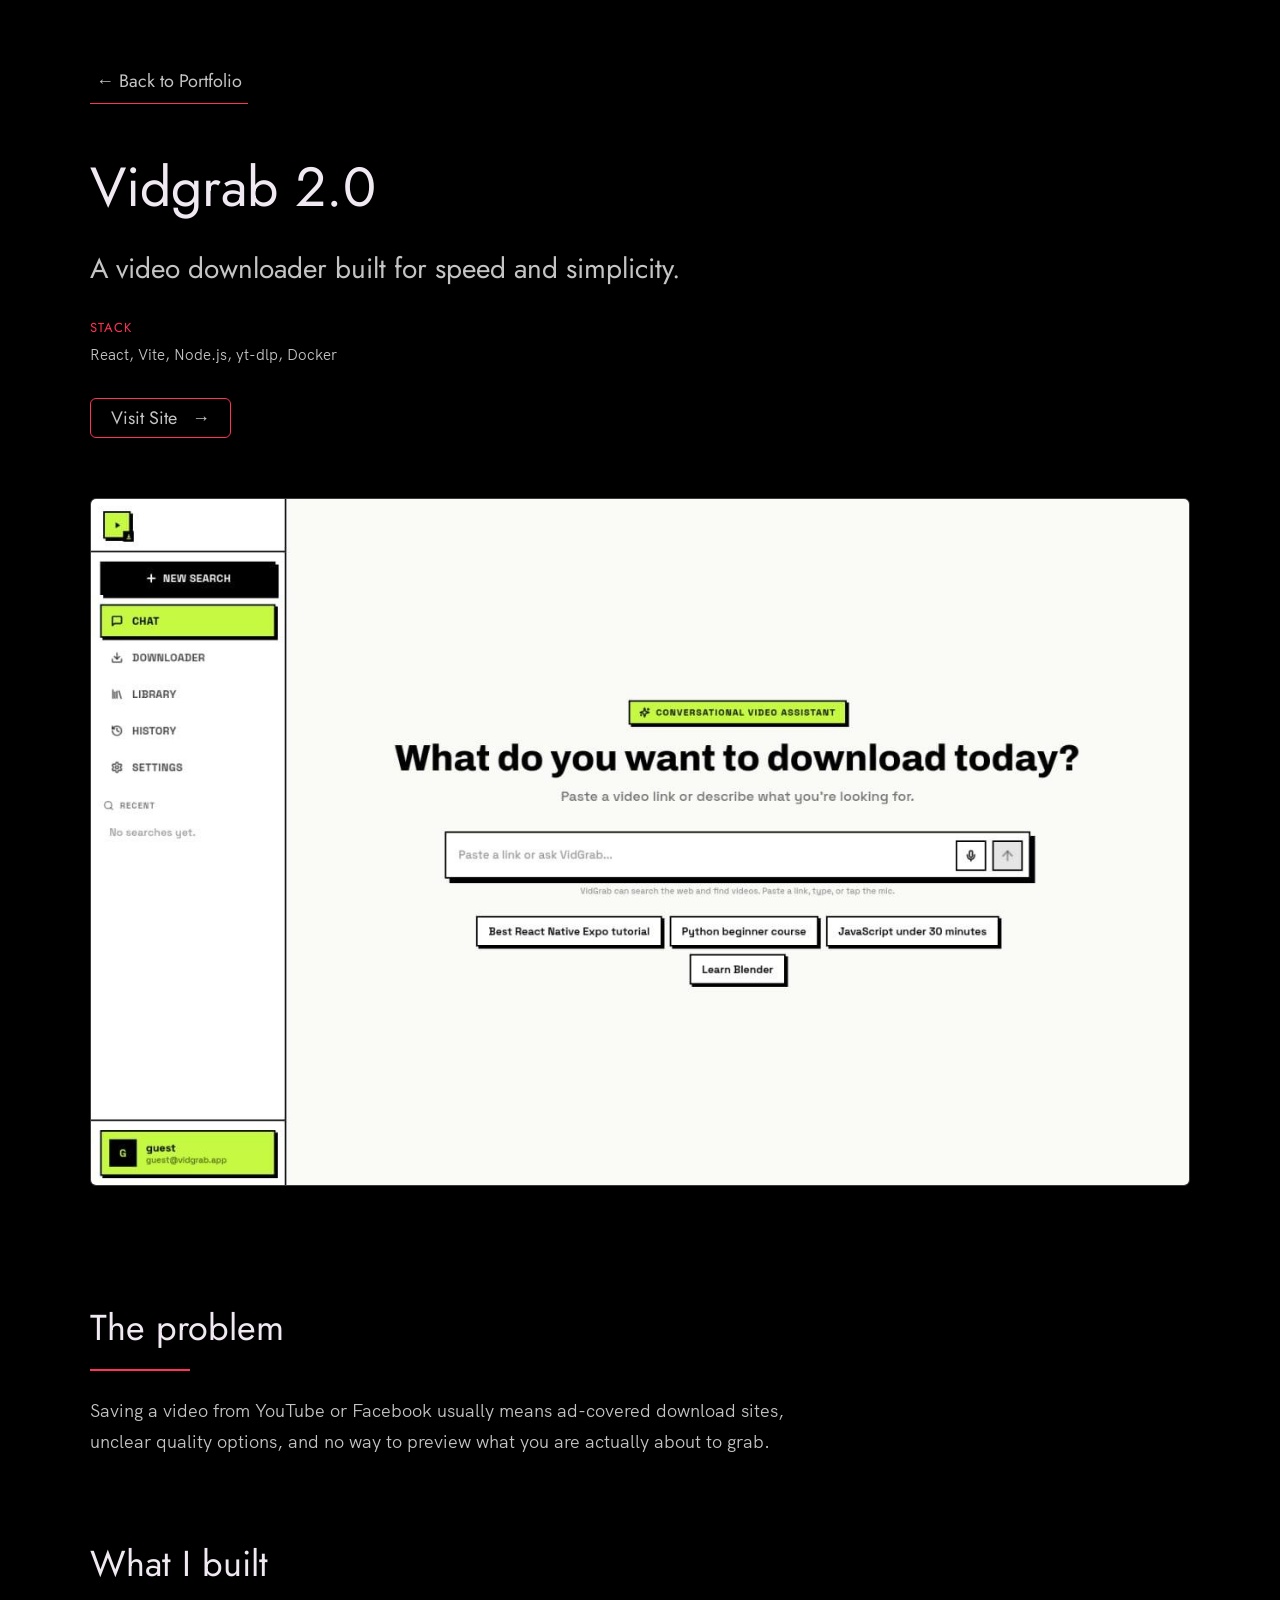
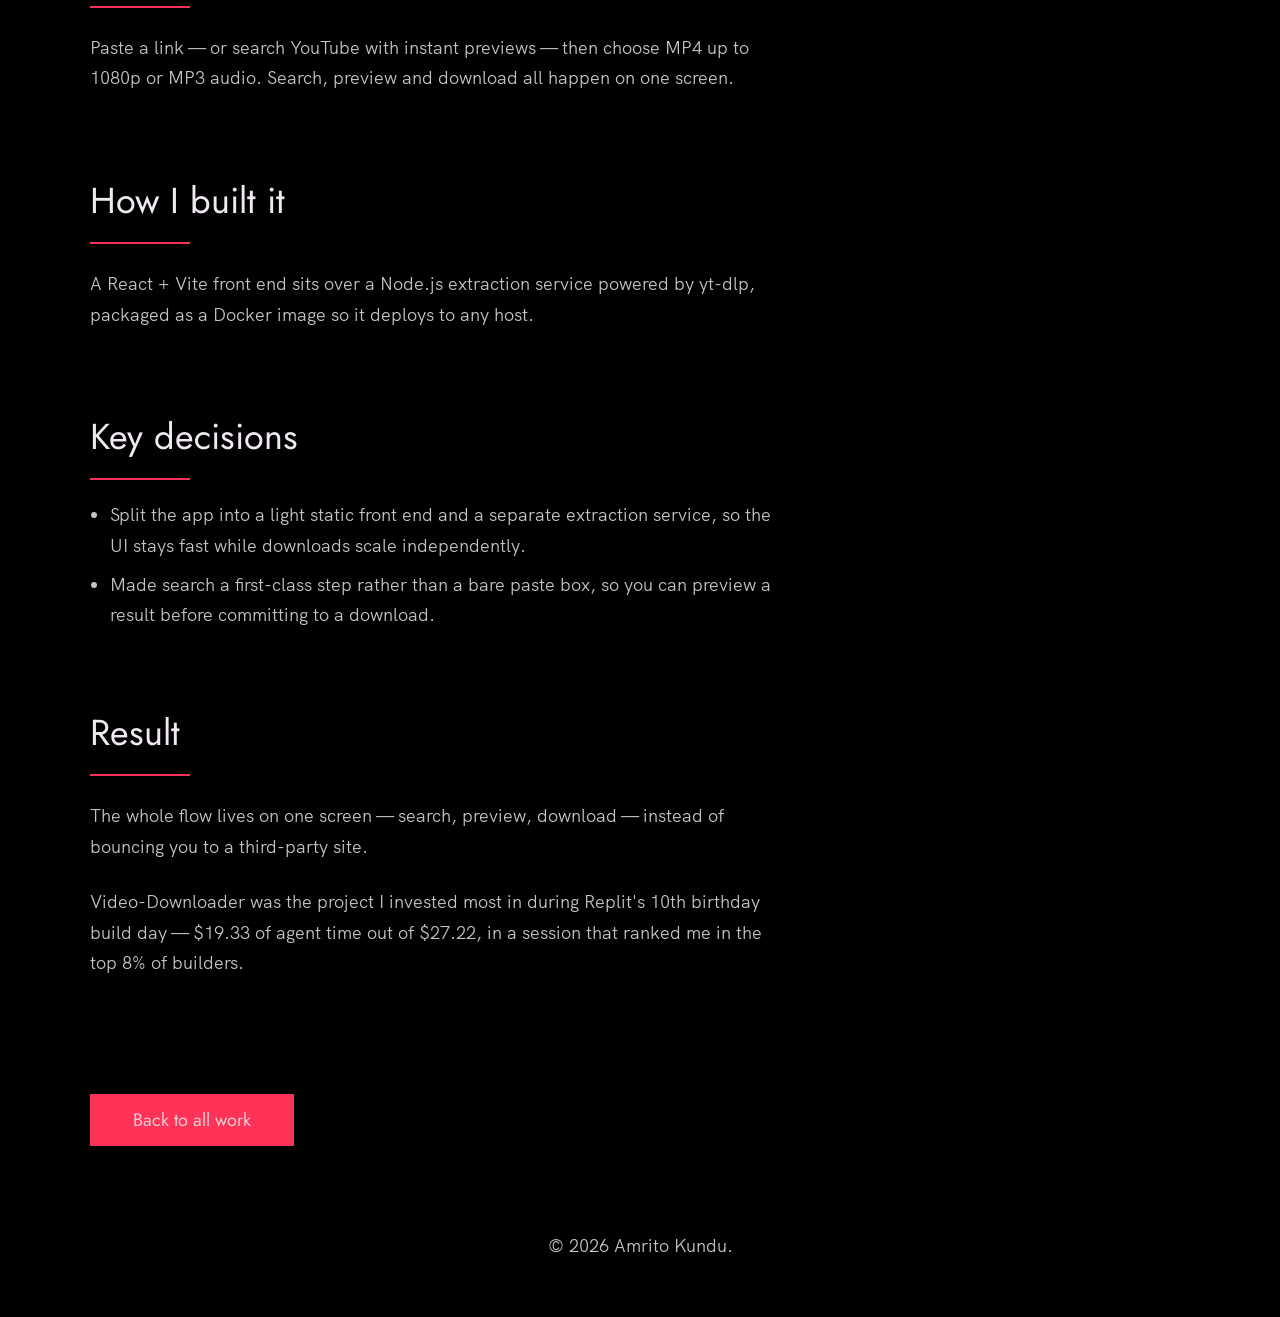
<file: web/work/vidgrab.html>
<!DOCTYPE html>
<html lang="en">

<head>
  <meta charset="UTF-8" />
  <meta name="viewport" content="width=device-width, initial-scale=1.0" />
  <link rel="shortcut icon" type="image/png" href="../assets/favicon.png" />

  <title>Vidgrab 2.0 — Case Study | Amrito Kundu</title>

  <meta
    name="description"
    content="A video downloader built for speed and simplicity."
  />
  <meta name="author" content="Amrito Kundu" />
  <meta name="theme-color" content="#000000" />

  <link rel="canonical" href="https://amritokundu-portfolio.vercel.app/work/vidgrab.html" />

  <!-- Open Graph -->
  <meta property="og:type" content="article" />
  <meta property="og:site_name" content="Amrito Kundu" />
  <meta property="og:title" content="Vidgrab 2.0 — Case Study | Amrito Kundu" />
  <meta property="og:description" content="A video downloader built for speed and simplicity." />
  <meta property="og:url" content="https://amritokundu-portfolio.vercel.app/work/vidgrab.html" />
  <meta property="og:image" content="https://amritokundu-portfolio.vercel.app/assets/og-image.png?v=3" />
  <meta property="og:image:type" content="image/png" />
  <meta property="og:image:width" content="1200" />
  <meta property="og:image:height" content="630" />

  <!-- Twitter -->
  <meta name="twitter:card" content="summary_large_image" />
  <meta name="twitter:title" content="Vidgrab 2.0 — Case Study | Amrito Kundu" />
  <meta name="twitter:description" content="A video downloader built for speed and simplicity." />
  <meta name="twitter:image" content="https://amritokundu-portfolio.vercel.app/assets/og-image.png?v=3" />
  <meta name="twitter:creator" content="@amritokundu719" />

  <link rel="stylesheet" href="../index.css" />
</head>

<body>

  <header role="banner" id="top" style="padding: var(--gutter-normal) 0;">
    <div class="row">

      <a href="../index.html#work" class="cert-back link__text">
        &larr; Back to Portfolio
      </a>

      <h1 style="font-size: var(--font-size-large); margin-top: var(--gutter-small);">
        Vidgrab 2.0
      </h1>

      <p class="cs-lede">A video downloader built for speed and simplicity.</p>

      <dl class="cs-meta">
        <div>
          <dt>Stack</dt>
          <dd>React, Vite, Node.js, yt-dlp, Docker</dd>
        </div>
      </dl>

      <div class="work__links cs-links">
        <a
          href="https://video-downloader-1gn1.onrender.com/"
          class="link__text"
          target="_blank"
          rel="noopener noreferrer"
        >
          Visit Site <span>&rarr;</span>
        </a>
      </div>

    </div>
  </header>

  <main role="main">
    <div class="row">

      <img
        src="../assets/project-4.jpg"
        class="cs-hero"
        alt="Vidgrab 2.0 screenshot"
      />

      <section class="cs-section">
        <h2>The problem</h2>
        <p>Saving a video from YouTube or Facebook usually means ad-covered download sites, unclear quality options, and no way to preview what you are actually about to grab.</p>
      </section>

      <section class="cs-section">
        <h2>What I built</h2>
        <p>Paste a link — or search YouTube with instant previews — then choose MP4 up to 1080p or MP3 audio. Search, preview and download all happen on one screen.</p>
      </section>

      <section class="cs-section">
        <h2>How I built it</h2>
        <p>A React + Vite front end sits over a Node.js extraction service powered by yt-dlp, packaged as a Docker image so it deploys to any host.</p>
      </section>

      <section class="cs-section">
        <h2>Key decisions</h2>
        <ul class="cs-decisions">
          <li>Split the app into a light static front end and a separate extraction service, so the UI stays fast while downloads scale independently.</li>
          <li>Made search a first-class step rather than a bare paste box, so you can preview a result before committing to a download.</li>
        </ul>
      </section>

      <section class="cs-section">
        <h2>Result</h2>
        <p>The whole flow lives on one screen — search, preview, download — instead of bouncing you to a third-party site.</p>
        <p>Video-Downloader was the project I invested most in during Replit's 10th birthday build day — $19.33 of agent time out of $27.22, in a session that ranked me in the top 8% of builders.</p>
      </section>

      <a href="../index.html#work" class="btn btn--pink cs-back">
        Back to all work
      </a>

    </div>
  </main>

  <footer role="contentinfo" class="footer">
    <div class="row">
      <p>&copy; 2026 Amrito Kundu.</p>
    </div>
  </footer>

</body>

</html>
</file>
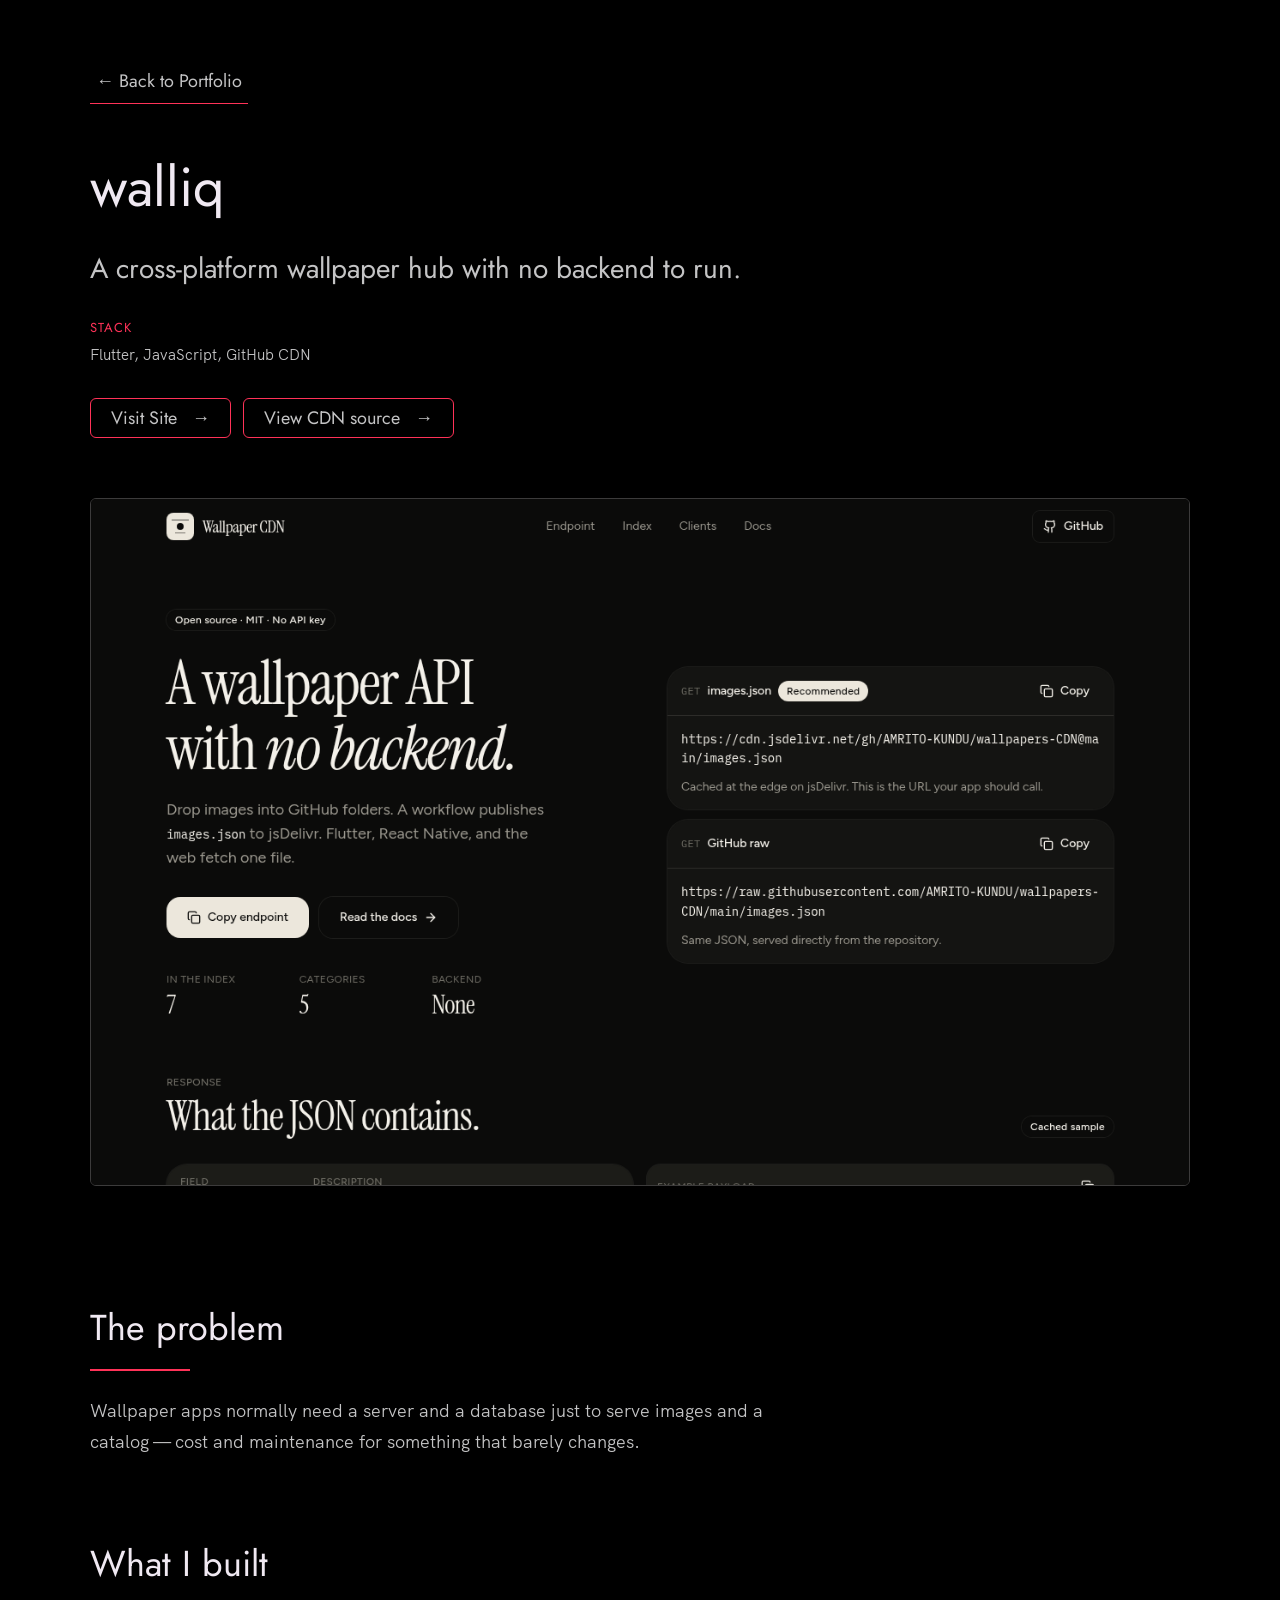
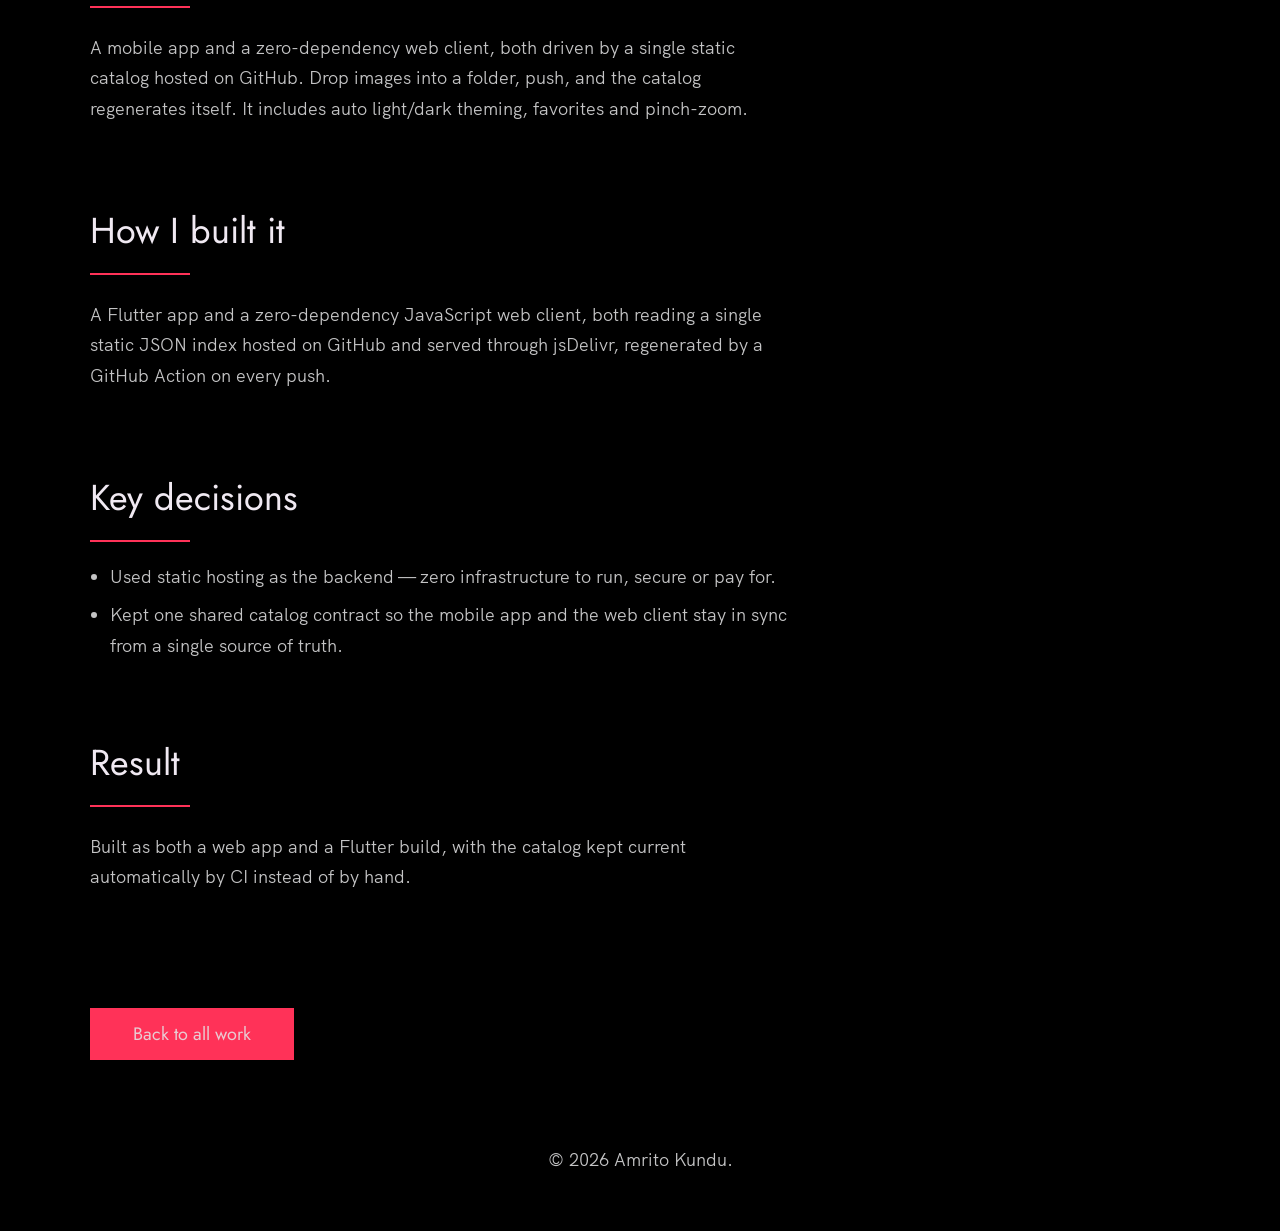
<file: web/work/walliq.html>
<!DOCTYPE html>
<html lang="en">

<head>
  <meta charset="UTF-8" />
  <meta name="viewport" content="width=device-width, initial-scale=1.0" />
  <link rel="shortcut icon" type="image/png" href="../assets/favicon.png" />

  <title>walliq — Case Study | Amrito Kundu</title>

  <meta
    name="description"
    content="A cross-platform wallpaper hub with no backend to run."
  />
  <meta name="author" content="Amrito Kundu" />
  <meta name="theme-color" content="#000000" />

  <link rel="canonical" href="https://amritokundu-portfolio.vercel.app/work/walliq.html" />

  <!-- Open Graph -->
  <meta property="og:type" content="article" />
  <meta property="og:site_name" content="Amrito Kundu" />
  <meta property="og:title" content="walliq — Case Study | Amrito Kundu" />
  <meta property="og:description" content="A cross-platform wallpaper hub with no backend to run." />
  <meta property="og:url" content="https://amritokundu-portfolio.vercel.app/work/walliq.html" />
  <meta property="og:image" content="https://amritokundu-portfolio.vercel.app/assets/og-image.png?v=3" />
  <meta property="og:image:type" content="image/png" />
  <meta property="og:image:width" content="1200" />
  <meta property="og:image:height" content="630" />

  <!-- Twitter -->
  <meta name="twitter:card" content="summary_large_image" />
  <meta name="twitter:title" content="walliq — Case Study | Amrito Kundu" />
  <meta name="twitter:description" content="A cross-platform wallpaper hub with no backend to run." />
  <meta name="twitter:image" content="https://amritokundu-portfolio.vercel.app/assets/og-image.png?v=3" />
  <meta name="twitter:creator" content="@amritokundu719" />

  <link rel="stylesheet" href="../index.css" />
</head>

<body>

  <header role="banner" id="top" style="padding: var(--gutter-normal) 0;">
    <div class="row">

      <a href="../index.html#work" class="cert-back link__text">
        &larr; Back to Portfolio
      </a>

      <h1 style="font-size: var(--font-size-large); margin-top: var(--gutter-small);">
        walliq
      </h1>

      <p class="cs-lede">A cross-platform wallpaper hub with no backend to run.</p>

      <dl class="cs-meta">
        <div>
          <dt>Stack</dt>
          <dd>Flutter, JavaScript, GitHub CDN</dd>
        </div>
      </dl>

      <div class="work__links cs-links">
        <a
          href="https://walliq.vercel.app/"
          class="link__text"
          target="_blank"
          rel="noopener noreferrer"
        >
          Visit Site <span>&rarr;</span>
        </a>
        <a
          href="https://github.com/AMRITO-KUNDU/wallpapers-CDN"
          class="link__text"
          target="_blank"
          rel="noopener noreferrer"
        >
          View CDN source <span>&rarr;</span>
        </a>
      </div>

    </div>
  </header>

  <main role="main">
    <div class="row">

      <img
        src="../assets/project-5.png"
        class="cs-hero"
        alt="walliq screenshot"
      />

      <section class="cs-section">
        <h2>The problem</h2>
        <p>Wallpaper apps normally need a server and a database just to serve images and a catalog — cost and maintenance for something that barely changes.</p>
      </section>

      <section class="cs-section">
        <h2>What I built</h2>
        <p>A mobile app and a zero-dependency web client, both driven by a single static catalog hosted on GitHub. Drop images into a folder, push, and the catalog regenerates itself. It includes auto light/dark theming, favorites and pinch-zoom.</p>
      </section>

      <section class="cs-section">
        <h2>How I built it</h2>
        <p>A Flutter app and a zero-dependency JavaScript web client, both reading a single static JSON index hosted on GitHub and served through jsDelivr, regenerated by a GitHub Action on every push.</p>
      </section>

      <section class="cs-section">
        <h2>Key decisions</h2>
        <ul class="cs-decisions">
          <li>Used static hosting as the backend — zero infrastructure to run, secure or pay for.</li>
          <li>Kept one shared catalog contract so the mobile app and the web client stay in sync from a single source of truth.</li>
        </ul>
      </section>

      <section class="cs-section">
        <h2>Result</h2>
        <p>Built as both a web app and a Flutter build, with the catalog kept current automatically by CI instead of by hand.</p>
      </section>

      <a href="../index.html#work" class="btn btn--pink cs-back">
        Back to all work
      </a>

    </div>
  </main>

  <footer role="contentinfo" class="footer">
    <div class="row">
      <p>&copy; 2026 Amrito Kundu.</p>
    </div>
  </footer>

</body>

</html>
</file>
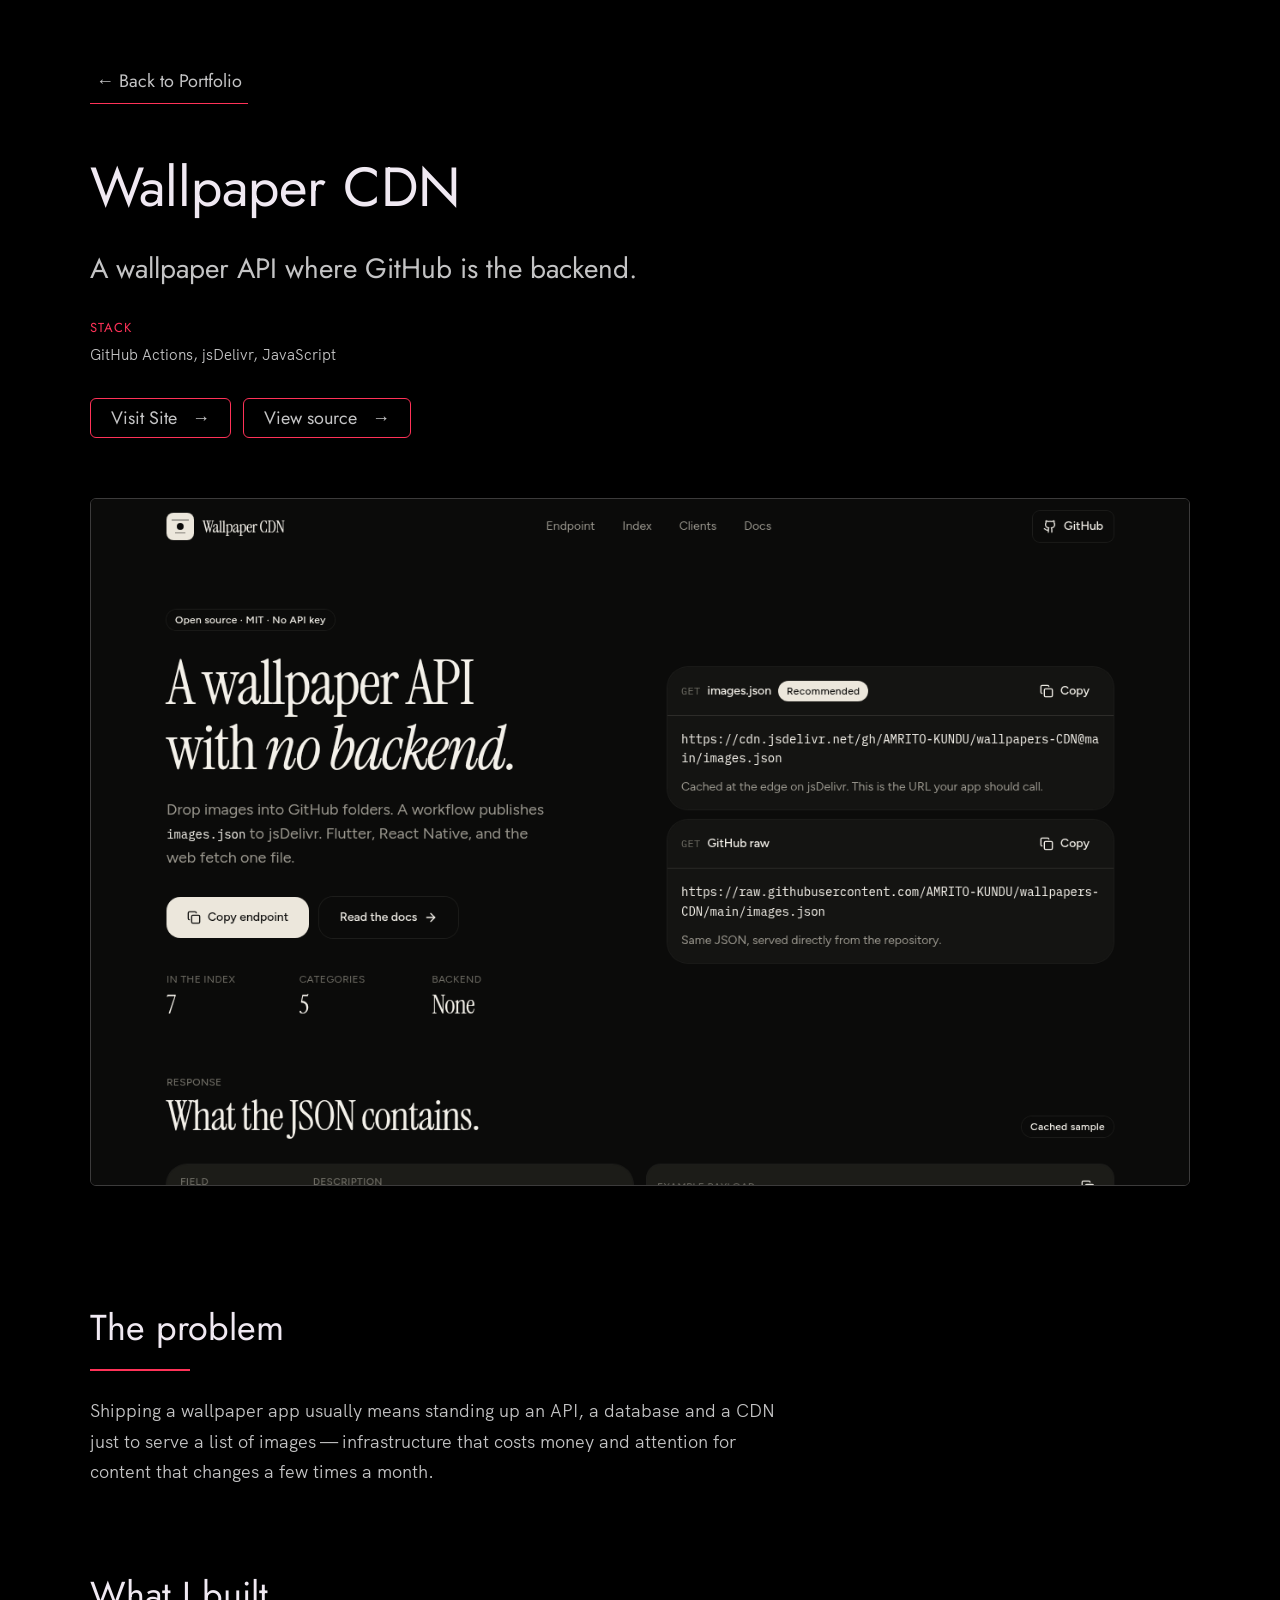
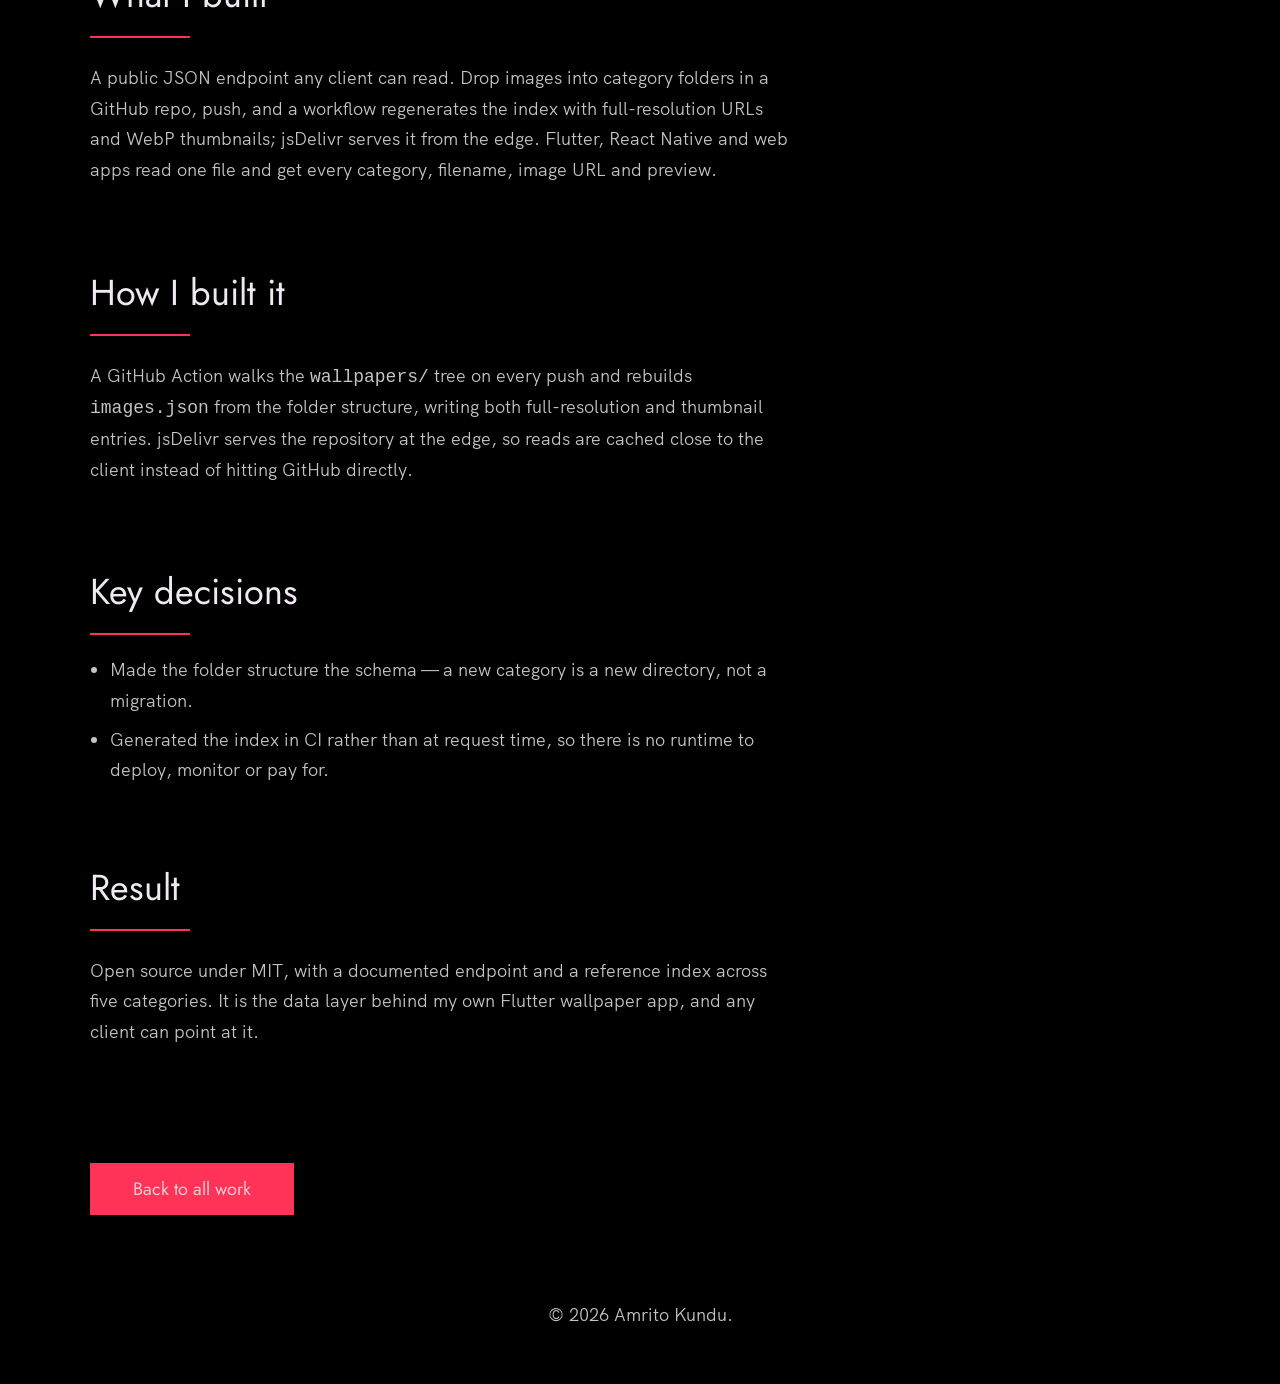
<file: web/work/wallpaper-cdn.html>
<!DOCTYPE html>
<html lang="en">

<head>
  <meta charset="UTF-8" />
  <meta name="viewport" content="width=device-width, initial-scale=1.0" />
  <link rel="shortcut icon" type="image/png" href="../assets/favicon.png" />

  <title>Wallpaper CDN — Case Study | Amrito Kundu</title>

  <meta
    name="description"
    content="A wallpaper API where GitHub is the backend."
  />
  <meta name="author" content="Amrito Kundu" />
  <meta name="theme-color" content="#000000" />

  <link rel="canonical" href="https://amritokundu-portfolio.vercel.app/work/wallpaper-cdn.html" />

  <!-- Open Graph -->
  <meta property="og:type" content="article" />
  <meta property="og:site_name" content="Amrito Kundu" />
  <meta property="og:title" content="Wallpaper CDN — Case Study | Amrito Kundu" />
  <meta property="og:description" content="A wallpaper API where GitHub is the backend." />
  <meta property="og:url" content="https://amritokundu-portfolio.vercel.app/work/wallpaper-cdn.html" />
  <meta property="og:image" content="https://amritokundu-portfolio.vercel.app/assets/og-image.png?v=3" />
  <meta property="og:image:type" content="image/png" />
  <meta property="og:image:width" content="1200" />
  <meta property="og:image:height" content="630" />

  <!-- Twitter -->
  <meta name="twitter:card" content="summary_large_image" />
  <meta name="twitter:title" content="Wallpaper CDN — Case Study | Amrito Kundu" />
  <meta name="twitter:description" content="A wallpaper API where GitHub is the backend." />
  <meta name="twitter:image" content="https://amritokundu-portfolio.vercel.app/assets/og-image.png?v=3" />
  <meta name="twitter:creator" content="@amritokundu719" />

  <link rel="stylesheet" href="../index.css" />
</head>

<body>

  <header role="banner" id="top" style="padding: var(--gutter-normal) 0;">
    <div class="row">

      <a href="../index.html#work" class="cert-back link__text">
        &larr; Back to Portfolio
      </a>

      <h1 style="font-size: var(--font-size-large); margin-top: var(--gutter-small);">
        Wallpaper CDN
      </h1>

      <p class="cs-lede">A wallpaper API where GitHub is the backend.</p>

      <dl class="cs-meta">
        <div>
          <dt>Stack</dt>
          <dd>GitHub Actions, jsDelivr, JavaScript</dd>
        </div>
      </dl>

      <div class="work__links cs-links">
        <a
          href="https://walpapercdn.vercel.app/"
          class="link__text"
          target="_blank"
          rel="noopener noreferrer"
        >
          Visit Site <span>&rarr;</span>
        </a>
        <a
          href="https://github.com/AMRITO-KUNDU/wallpapers-CDN"
          class="link__text"
          target="_blank"
          rel="noopener noreferrer"
        >
          View source <span>&rarr;</span>
        </a>
      </div>

    </div>
  </header>

  <main role="main">
    <div class="row">

      <img
        src="../assets/project-5.png?v=2"
        class="cs-hero"
        alt="Wallpaper CDN screenshot"
      />

      <section class="cs-section">
        <h2>The problem</h2>
        <p>Shipping a wallpaper app usually means standing up an API, a database and a CDN just to serve a list of images — infrastructure that costs money and attention for content that changes a few times a month.</p>
      </section>

      <section class="cs-section">
        <h2>What I built</h2>
        <p>A public JSON endpoint any client can read. Drop images into category folders in a GitHub repo, push, and a workflow regenerates the index with full-resolution URLs and WebP thumbnails; jsDelivr serves it from the edge. Flutter, React Native and web apps read one file and get every category, filename, image URL and preview.</p>
      </section>

      <section class="cs-section">
        <h2>How I built it</h2>
        <p>A GitHub Action walks the <code>wallpapers/</code> tree on every push and rebuilds <code>images.json</code> from the folder structure, writing both full-resolution and thumbnail entries. jsDelivr serves the repository at the edge, so reads are cached close to the client instead of hitting GitHub directly.</p>
      </section>

      <section class="cs-section">
        <h2>Key decisions</h2>
        <ul class="cs-decisions">
          <li>Made the folder structure the schema — a new category is a new directory, not a migration.</li>
          <li>Generated the index in CI rather than at request time, so there is no runtime to deploy, monitor or pay for.</li>
        </ul>
      </section>

      <section class="cs-section">
        <h2>Result</h2>
        <p>Open source under MIT, with a documented endpoint and a reference index across five categories. It is the data layer behind my own Flutter wallpaper app, and any client can point at it.</p>
      </section>

      <a href="../index.html#work" class="btn btn--pink cs-back">
        Back to all work
      </a>

    </div>
  </main>

  <footer role="contentinfo" class="footer">
    <div class="row">
      <p>&copy; 2026 Amrito Kundu.</p>
    </div>
  </footer>

</body>

</html>
</file>
<file: web/index.css>
/* --------------------------------------- */
/* ----- Basic Setup ----- */
/* --------------------------------------- */

@font-face {
    font-family: 'Hk Grotesk';
    font-style: normal;
    font-weight: 400;
    src: url('./fonts/HKGrotesk-Regular.woff') format('woff');
}

@font-face {
    font-family: 'Jost';
    font-style: normal;
    font-weight: 400;
    src: url('./fonts/Jost-Regular.ttf') format('woff');
}

* {
    margin: 0;
    padding: 0;
    box-sizing: inherit;
}

:root {
    --font-size-small: 1.8rem;
    --font-size-normal: 2.2rem;
    --font-size-medium: 2.8rem;
    --font-size-medium-1: 3.6rem;
    --font-size-large: 5.5rem;
    --font-size-huge: 7.5rem;
    --font-stack: 'Hk Grotesk', sans-serif;

    --line-height-normal: 1.7;
    --line-height-small: 1.2;

    --black: #000;
    --pink: #ff3258;
    --white: #f0e9f2;
    --white-1: #e5e5e6da;


    --container-max-width: 1180px;
    --container-normal-width: 800px;
    --container-medium-width: 700px; 
    --container-small-width: 500px;

    --gutter-huge: 12rem;
    --gutter-medium: 6rem;
    --gutter-normal: 3rem;
    --gutter-small-1: 2.5rem;
    --gutter-small: 2rem;

    --border-light: 1px solid rgb(36, 35, 35);
}

html {
    font-size: 62.5%; /* (16/10)*100 = 62.5% => 1rem = 10px */
    box-sizing: border-box;
    scroll-behavior: smooth;
}

@media(max-width: 1000px) {
    html {
        font-size: 52%;
    }
}

body {
    font-size: var(--font-size-small);
    font-family: var(--font-stack);
    font-weight: 400;
    color: var(--white-1);
    line-height: var(--line-height-normal);
    background: var(--black);
    overflow-x: hidden;
}

.row {
    max-width: var(--container-max-width);
    margin: 0 auto;
}

@media(max-width: 1340px) {
    .row {
        max-width: 1100px;
    }
}

@media(max-width: 1240px) {
    .row {
        padding: 0 var(--gutter-medium);
    }
}

@media(max-width: 600px) {
    .row {
        padding: 0 var(--gutter-normal);
    }
}

@media(max-width: 600px) {
    .row {
        padding: 0 var(--gutter-small);
    }
}

section {
    padding: var(--gutter-huge) 0;
    border-bottom: var(--border-light);
}

img {
    object-fit: contain;
    max-width: 100%;
}

/* --------------------------------------- */
/* ----- Headlines and Paragraphs ----- */
/* --------------------------------------- */

h1,
h2,
h3 {
    font-family: 'Jost', sans-serif;
    font-weight: 400;
    line-height: var(--line-height-small);
    color: var(--white);
}

.heading-primary {
    line-height: 1;
    font-size: var(--font-size-huge);
    font-weight: 400;
}

@media(max-width: 900px) {
    .heading-primary {
        font-size: 6.5rem;
    }
}

h2 {
    font-size: var(--font-size-large);
    margin-bottom: var(--gutter-medium);
}

h2::after {
    content: '';
    display: block;
    height: 2px;
    width: 10rem;
    background: var(--pink);
    margin: var(--gutter-small) 0;
}

h3 {
    font-size: var(--font-size-medium-1);
    margin-bottom: var(--gutter-small);
}

@media(max-width: 500px) {
    .heading-primary {
        font-size: var(--font-size-large);
    }

    h2 {
        font-size: var(--font-size-medium-1);
    }

    h3 {
        font-size: var(--font-size-medium);
    }
}

p {
    margin: var(--gutter-small-1) 0;
}

@media(max-width: 900px) {
    p { 
        max-width: var(--container-small-width);
    }
}

/* --------------------------------------- */
/* ----- Buttons and Links ----- */
/* --------------------------------------- */

a {
    color: var(--white);
    font-weight: 400;
    font-family: 'Jost', sans-serif;
    transition: all .2s;
    outline: 2px solid transparent;
}

::-moz-focus-inner {
    border: 0;
}

button:focus,
a:focus {
    outline: 2px solid var(--pink);
}

body:not(.user-is-tabbing) button:focus,
body:not(.user-is-tabbing) a:focus {
    outline: none;
}

.link:hover {
    color: var(--pink);
}

.btn {
    position: relative;
    display: inline-block;
    padding: 1rem 4.2rem;
    text-decoration: none;
    color: inherit;
    border: 1px solid  var(--pink);
    font-weight: 400;
}

.btn:focus {
    outline: none;
}

.btn::after {
    content: '';
    display: block;
    position: absolute;
    top: 0;
    left: 0;
    right: 100%;
    background: var(--white);
    height: 100%;
    z-index: -1;
    transition: all 0.2s cubic-bezier(1, 0.68, 0.16, 0.9);
}

.btn:hover::after,
.btn:focus::after {
    right: 0;
    background: var(--pink);
}

.btn--pink {
    background: var(--pink);
    transition: all 0.2s;
}

.btn--pink::after {
    display: none;
}

.btn--pink:hover,
.btn--pink:focus {
    background: transparent;
}

.resume-btn {
    margin-left: var(--gutter-small);
}

@media(max-width: 500px) {
    .resume-btn {
        margin: var(--gutter-small) 0 0;
    }
}

.link__text {
    position: relative;
    display: inline-block;
    padding: .6rem;
    color: inherit;
    text-decoration: none;
    border-bottom: 1px solid var(--pink);
}

.link__text::after {
    content: '';
    display: block;
    position: absolute;
    top: 0;
    left: 0;
    right: 100%;
    background: var(--white);
    height: 100%;
    z-index: -1;
    transition: all 0.2s cubic-bezier(1, 0.68, 0.16, 0.9);
}

.link__text:focus {
    outline: none;
}

.link__text:hover::after,
.link__text:focus:after {
    right: 0;
    background: var(--pink);
}

.link__text span {
    padding-left: 1rem;
    font-family: sans-serif;
}

/* ----- Back to Top ----- */

.back-to-top {
    position: fixed;
    bottom: 4rem;
    right: 4rem;
    display: flex;
    justify-content: center;
    align-items: center;
    height: 5.5rem;
    width: 5.5rem;
    background-color: var(--pink);
    border-radius: 50%;
    z-index: 10;
    visibility: hidden;
    transition: all .4s;
}

.back-to-top__image {
    height: 70%;
}

@media(max-width: 900px) {
    .back-to-top {
        right: 2rem;
    }
}

@media(max-width: 500px) {
    .back-to-top {
        right: 1rem;
    }
}

/* --------------------------------------- */
/* ----- Navigation ----- */
/* --------------------------------------- */

.nav {
    display: flex;
    justify-content: flex-end;
    padding: var(--gutter-normal) 0;
    overflow-x: auto;
    -webkit-overflow-scrolling: touch;
    scrollbar-width: none;
}

.nav::-webkit-scrollbar {
    display: none;
}

.nav__items {
    display: flex;
    flex-wrap: nowrap;
    list-style: none;
    white-space: nowrap;
    min-width: max-content;
}

.nav__item {
    flex: 0 0 auto;
}

.nav__item:not(:last-child) {
    margin-right: var(--gutter-medium);
}

@media(max-width: 500px) {
    .nav {
        justify-content: flex-start;
    }

    .nav__item:not(:last-child) {
        margin-right: var(--gutter-normal);
    }
}

@media(max-width: 400px) {
    .nav__item:not(:last-child) {
        margin-right: var(--gutter-normal);
    }
}

@media(max-width: 300px) {
    .nav {
        font-size: var(--font-size-small);
    }
}

.nav__link {
    position: relative;
    display: inline-block;
    padding: 1rem 0;
    text-decoration: none;
    color: inherit;
    transition: all .2s;
}

.nav__link::after {
    content: '';
    position: absolute;
    bottom: 0;
    left: 0;
    right: 100%;
    display: inline-block;
    height: 1rem;
    background: var(--white);
    transition: all 0.25s cubic-bezier(1, 0.68, 0.16, 0.9);
}

.nav__link:hover {
    color: var(--pink);
}

.nav__link:hover::after {
    right: 0;
    height: 2px;
    background: var(--pink);
}

/* --------------------------------------- */
/* ----- Header ----- */
/* --------------------------------------- */

.header {
    background: linear-gradient(rgba(0,0,0, .1), rgba(0,0,0, .4)), 
        url('./assets/header.jpg?v=3');
    height: 100vh;
    background-size: cover;
    background-position: center;
    background-attachment: fixed;
    font-size: var(--font-size-normal);
}

.header__text {
    position: absolute;
    top: 50%;
    transform: translateY(-50%);
}

.header__text p {
    margin: 1.5rem 0 2.6rem;
    max-width: var(--container-medium-width);
    font-family: 'Jost', sans-serif;
    font-size: var(--font-size-medium);
}

@media(max-width: 500px) {
    .header {
        text-align: center;
    }

    .header__text p {
        transform: scale(.8);
    }
}

/* --------------------------------------- */
/* ----- Work ----- */
/* --------------------------------------- */

.work__box {
    display: flex;
    align-items: center;
}

@media(max-width: 900px) {
    .work__box {
        align-items: initial;
        flex-direction: column-reverse;
    }
}

.work__box:not(:last-child) {
    margin-bottom: 25rem;
}

@media(max-width: 500px) {
    .work__box:not(:last-child) {
        margin-bottom: 20rem;
    }
}

.work__links {
    display: flex;
    align-items: center;
}

.work__text {
    flex: 0 0 30%;
}

.work__list {
    /* list-style-type: square; */
    list-style-position: inside;
    margin-bottom: var(--gutter-normal);
}

.work__code {
    display: block;
    height: 3rem;
    margin-left: var(--gutter-normal);
    transition: all .3s;
}

.work__code:hover {
    transform: scale(1.2);
}

.work__image-box {
    margin-bottom: var(--gutter-normal);
}

@media(min-width: 901px) {
    .work__image-box {
        flex: 1;
        margin: 0 0 0 10rem;
    }
}

@media(max-width: 900px) {
    .work__code {
        height: 4rem;
    }
}

/* --------------------------------------- */
/* ----- Clients ----- */
/* --------------------------------------- */

.client__logos {
    display: flex;
    flex-wrap: wrap;
    align-items: center;
    gap: 1.2rem;
}

.client__logo {
    display: inline-block;
    line-height: 0;
    transition: transform .2s;
}

.client__logo img {
    height: 4.6rem;
    max-width: none;
    border-radius: 4px;
}

.client__logo:hover {
    transform: translateY(-3px);
}

@media(max-width: 500px) {
    .client__logo img {
        height: 3.6rem;
    }
}

.cert-explore-btn {
    display: inline-block;
    margin-top: var(--gutter-normal);
}

/* --------------------------------------- */
/* ----- Certificates Page ----- */
/* --------------------------------------- */

.cert-back {
    display: inline-block;
    margin: var(--gutter-normal) 0;
}

.cert-brand {
    padding: var(--gutter-medium) 0;
    border-bottom: var(--border-light);
}

.cert-brand__badge {
    height: 3.4rem;
    margin-bottom: var(--gutter-small);
}

.cert-list {
    list-style: none;
    display: grid;
    grid-template-columns: repeat(auto-fill, minmax(260px, 1fr));
    gap: var(--gutter-small-1);
}

.cert-card {
    border: 1px solid rgb(60, 59, 59);
    border-radius: 6px;
    padding: var(--gutter-small-1);
    transition: border-color .2s;
}

.cert-card:hover {
    border-color: var(--pink);
}

.cert-card h4 {
    font-family: 'Jost', sans-serif;
    color: var(--white);
    font-size: var(--font-size-small);
    margin-bottom: .6rem;
}

.cert-card p {
    font-size: 1.5rem;
    margin: .4rem 0;
}

.cert-card a {
    font-size: 1.5rem;
    border-bottom: 1px solid var(--pink);
    text-decoration: none;
    padding-bottom: 1px;
}

.cert-tile {
    display: inline-flex !important;
    align-items: center;
    gap: .8rem;
    height: 4.6rem;
    padding: 0 1.6rem;
    background: #10a37f;
    border-radius: 6px;
    color: #fff;
    font-family: 'Jost', sans-serif;
    font-weight: 700;
    font-size: 1.8rem;
    line-height: 0;
    text-decoration: none;
}

.cert-tile img {
    height: 2.8rem;
}

@media(max-width: 500px) {
    .cert-tile {
        height: 3.6rem;
        font-size: 1.5rem;
        padding: 0 1.2rem;
    }

    .cert-tile img {
        height: 2.2rem;
    }
}

/* --------------------------------------- */
/* ----- About ----- */
/* --------------------------------------- */

.about__content {
    display: flex;
    flex-direction: row;
    align-items: center;
}

@media(max-width: 900px) {
    .about__content {
        flex-direction: column;
        align-items: initial;
    }
}

.about__photo-container {
    margin-bottom: var(--gutter-normal);
}

.about__photo {
    display: block;
    max-width: 100%;
    height: auto;
}

@media(min-width: 901px) {
    .about__text {
        flex: 0 0 35%;
    }
    
    .about__photo-container {
        flex: 1;
        margin: 0 var(--gutter-huge) 0 0;
    }
}

/* --------------------------------------- */
/* ----- Contact ----- */
/* --------------------------------------- */

.contact__info {
    max-width: var(--container-medium-width);
}

/* --------------------------------------- */
/* ----- Footer ----- */
/* --------------------------------------- */

.footer {
    text-align: center;
    padding: var(--gutter-medium) 0 var(--gutter-normal);
}

.footer__social-links {
    display: flex;
    justify-content: center;
    padding: var(--gutter-normal) 0;
    list-style: none;
}

.footer__social-link-item:not(:last-of-type) {
    margin-right: var(--gutter-small);
}

.footer__social-image {
    height: 4rem;
}

.footer__github-buttons {
    display: flex;
    justify-content: center;
}

.footer__github-buttons iframe {
    height: 2.5rem;
    width: 84px;
    transform: translateY(3px);
}

@media(max-width: 500px) {
    .footer {
        padding: var(--gutter-medium) 0;
    } 
}

/* --------------------------------------- */
/* ----- Achievements ----- */
/* --------------------------------------- */

.ach-intro {
    max-width: var(--container-medium-width);
    margin-bottom: var(--gutter-normal);
}

.ach-list {
    margin-top: var(--gutter-small);
}

/* Scoped so certificates page is not affected */
.ach-list .cert-card {
    overflow-wrap: break-word;
}

.ach-list .cert-card a {
    display: inline-block;
    margin-top: 0.8rem;
}

.ach-list .cert-card a + a {
    margin-left: 1.6rem;
}

.ach-list .cert-card code {
    font-family: ui-monospace, SFMono-Regular, Menlo, Monaco, Consolas, monospace;
    font-size: 1.4rem;
    color: var(--pink);
}

.ach-badge {
    display: inline-flex;
    align-items: center;
    gap: 1rem;
    border: 1px solid var(--pink);
    background: var(--pink);
    color: var(--white);
    padding: 1rem 1.6rem;
    border-radius: 6px;
    max-width: 100%;
    box-sizing: border-box;
}

.ach-badge__icon {
    font-size: 2rem;
    line-height: 1;
    flex-shrink: 0;
}

.ach-badge__text {
    min-width: 0;
}

.ach-badge__title {
    display: block;
    font-family: 'Jost', sans-serif;
    font-size: 1.5rem;
    font-weight: 400;
    color: var(--white);
    line-height: 1.3;
}

.ach-badge__sub {
    display: block;
    font-size: 1.3rem;
    opacity: .9;
    margin-top: .2rem;
    line-height: 1.3;
}

.ach-badge--inline {
    display: flex;
    margin: 1rem 0 0.6rem;
    width: 100%;
    box-sizing: border-box;
}

@media(max-width: 500px) {
    .ach-list {
        grid-template-columns: 1fr;
    }

    .ach-badge,
    .ach-badge--inline {
        flex-direction: row;
        align-items: center;
        gap: 0.8rem;
        padding: 0.9rem 1.2rem;
        width: 100%;
    }

    .ach-badge__title {
        font-size: 1.4rem;
    }

    .ach-badge__sub {
        font-size: 1.2rem;
    }
}

/* ----- Brand logos (certifications row) ----- */

.client__logo img.cert-logo {
    height: 5.4rem;
    width: auto;
}

/* ----- Hero availability badge ----- */

.header__text .hero__availability {
    display: block;
    width: fit-content;
    margin: 0 0 var(--gutter-normal);
    padding: 0.6rem 1.6rem;
    border: 1px solid var(--pink);
    border-radius: 999px;
    font-family: 'Hk Grotesk', sans-serif;
    font-size: var(--font-size-small);
    line-height: var(--line-height-small);
    color: var(--white);
}


/* --------------------------------------- */
/* ----- Skills (grouped, no logo wall) ----- */
/* --------------------------------------- */

.skills {
    display: grid;
    grid-template-columns: repeat(auto-fit, minmax(200px, 1fr));
    gap: var(--gutter-normal) var(--gutter-medium);
    margin-top: var(--gutter-normal);
}

.skills__title {
    font-family: 'Jost', sans-serif;
    font-weight: 400;
    font-size: 1.4rem;
    letter-spacing: .08em;
    text-transform: uppercase;
    color: var(--pink);
    margin-bottom: 1rem;
}

.skills__list {
    list-style: none;
    display: flex;
    flex-wrap: wrap;
    gap: .8rem;
}

.skills__list li {
    font-size: 1.4rem;
    line-height: 1;
    padding: .6rem 1.2rem;
    border: 1px solid rgb(60, 59, 59);
    border-radius: 999px;
    color: var(--white-1);
}

/* --------------------------------------- */
/* ----- Case-study links on the homepage ----- */
/* --------------------------------------- */


.work__casestudy {
    display: inline-block;
    margin-top: var(--gutter-normal);
}

/* --------------------------------------- */
/* ----- Case-study pages ----- */
/* --------------------------------------- */

.cs-lede {
    font-family: 'Jost', sans-serif;
    font-size: var(--font-size-medium);
    max-width: var(--container-medium-width);
}

.cs-meta {
    display: flex;
    flex-wrap: wrap;
    gap: var(--gutter-small) var(--gutter-medium);
    margin: var(--gutter-small) 0 var(--gutter-normal);
}

.cs-meta dt {
    font-family: 'Jost', sans-serif;
    font-size: 1.3rem;
    letter-spacing: .08em;
    text-transform: uppercase;
    color: var(--pink);
}

.cs-meta dd {
    font-size: 1.5rem;
    margin: .3rem 0 0;
    max-width: 40rem;
}

.cs-hero {
    display: block;
    width: 100%;
    height: auto;
    margin: var(--gutter-normal) 0 var(--gutter-huge);
    border: 1px solid rgb(60, 59, 59);
    border-radius: 6px;
}

.cs-section {
    padding: 0 0 var(--gutter-medium);
    border-bottom: none;
}

.cs-section h2 {
    font-size: var(--font-size-medium-1);
    margin-bottom: var(--gutter-small);
}

.cs-section p,
.cs-decisions {
    max-width: var(--container-medium-width);
}

.cs-decisions {
    margin: var(--gutter-small) 0;
    padding-left: 2rem;
}

.cs-decisions li {
    margin: .8rem 0;
}

.cs-back {
    display: inline-block;
    margin-top: var(--gutter-normal);
}


/* --------------------------------------- */
/* ----- Case-study header links ----- */
/* --------------------------------------- */

.cs-links {
    display: flex;
    flex-wrap: wrap;
    align-items: center;
    gap: 1.2rem;
    margin-top: var(--gutter-normal);
}

.cs-links .link__text {
    padding: 1rem 2rem;
    border: 1px solid var(--pink);
    border-radius: 6px;
    line-height: 1;
}

.cs-links .link__text::after {
    display: none;
}

.cs-links .link__text:hover,
.cs-links .link__text:focus {
    background: var(--pink);
    color: var(--white);
}


/* ----- Hero: centre the availability pill and stack CTAs on small screens ----- */

@media(max-width: 500px) {
    .header__text .hero__availability {
        margin-left: auto;
        margin-right: auto;
    }

    .header__text .btn {
        display: block;
        width: fit-content;
        margin-left: auto;
        margin-right: auto;
    }

    .header__text .resume-btn {
        margin-top: var(--gutter-small);
    }
}


/* ----- Live GitHub star count ----- */

.gh-stars {
    display: inline-flex;
    align-items: center;
    gap: .6rem;
    margin: 0 0 1.2rem;
    font-family: 'Jost', sans-serif;
    font-size: 1.4rem;
    line-height: 1.4;
    color: var(--pink);
}

.gh-stars__icon {
    font-size: 1.5rem;
    line-height: 1;
}

.gh-stars__count {
    font-weight: 700;
}
</file>
